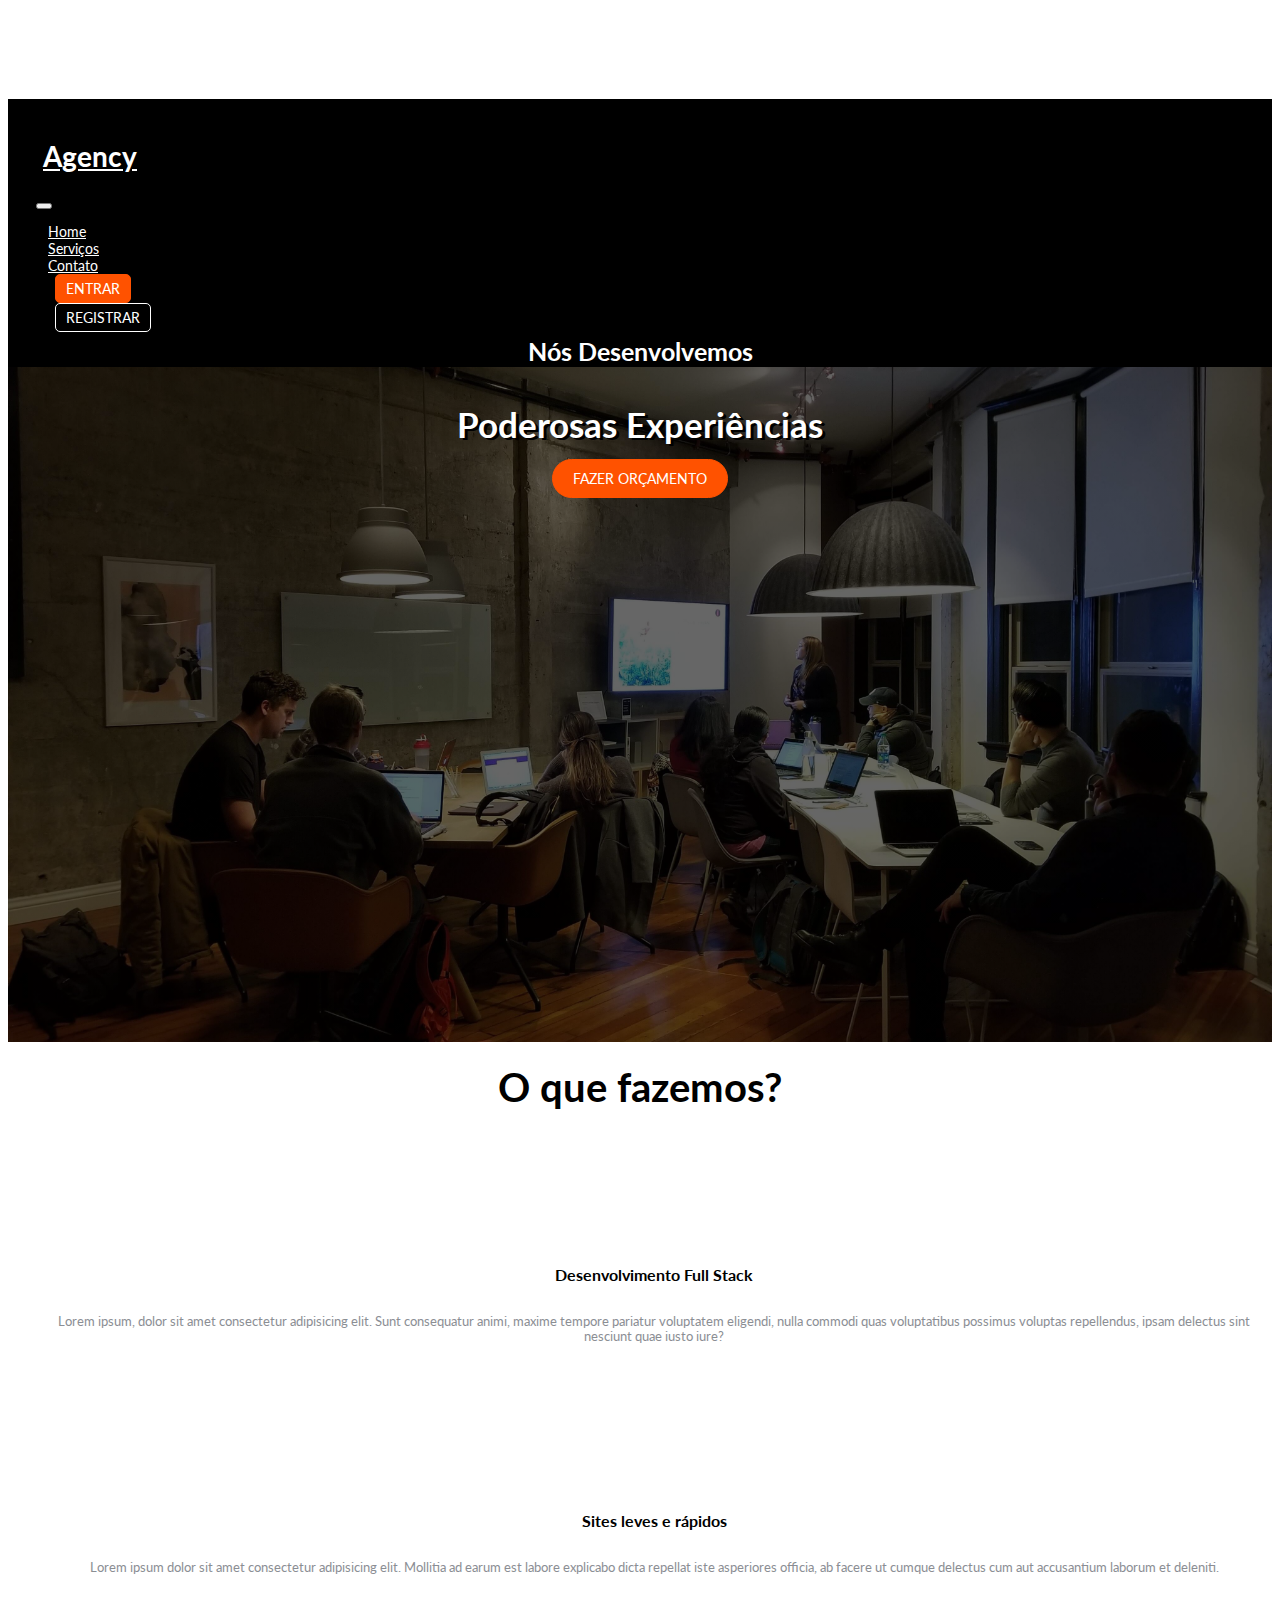
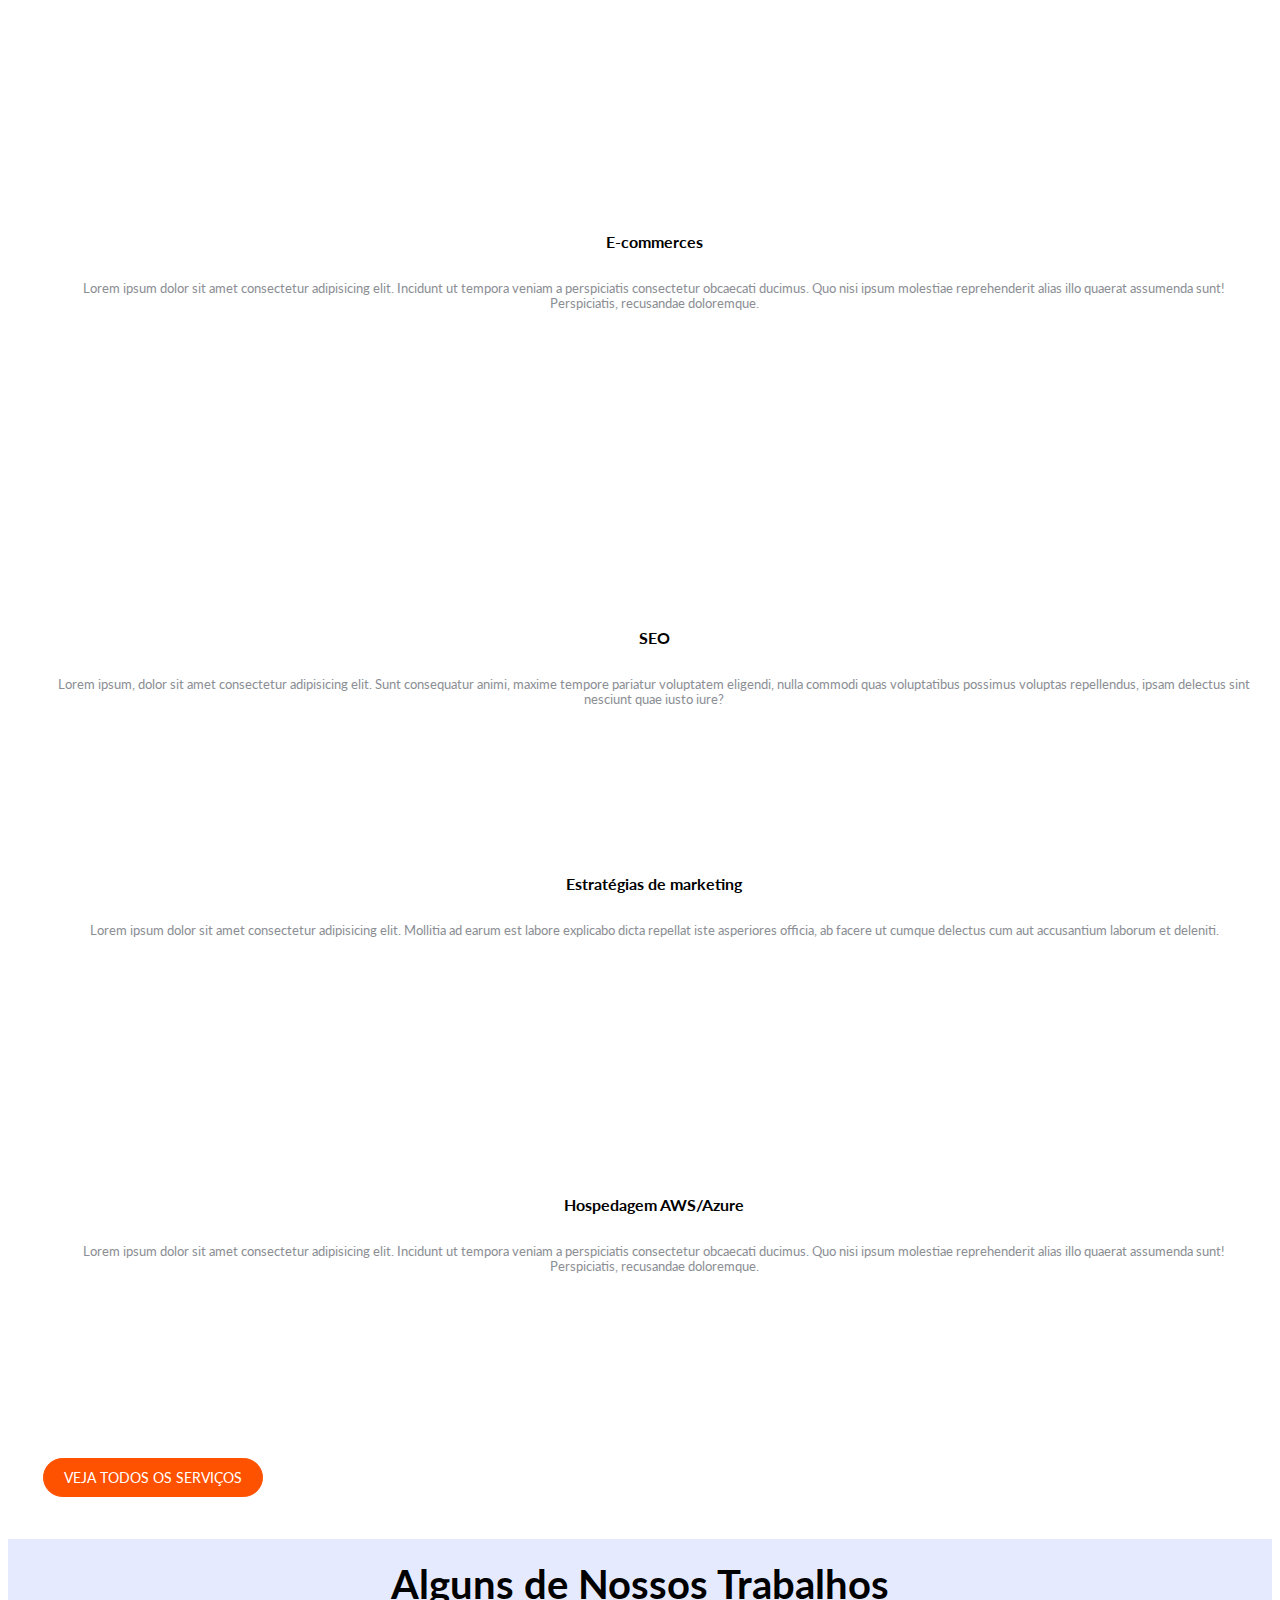
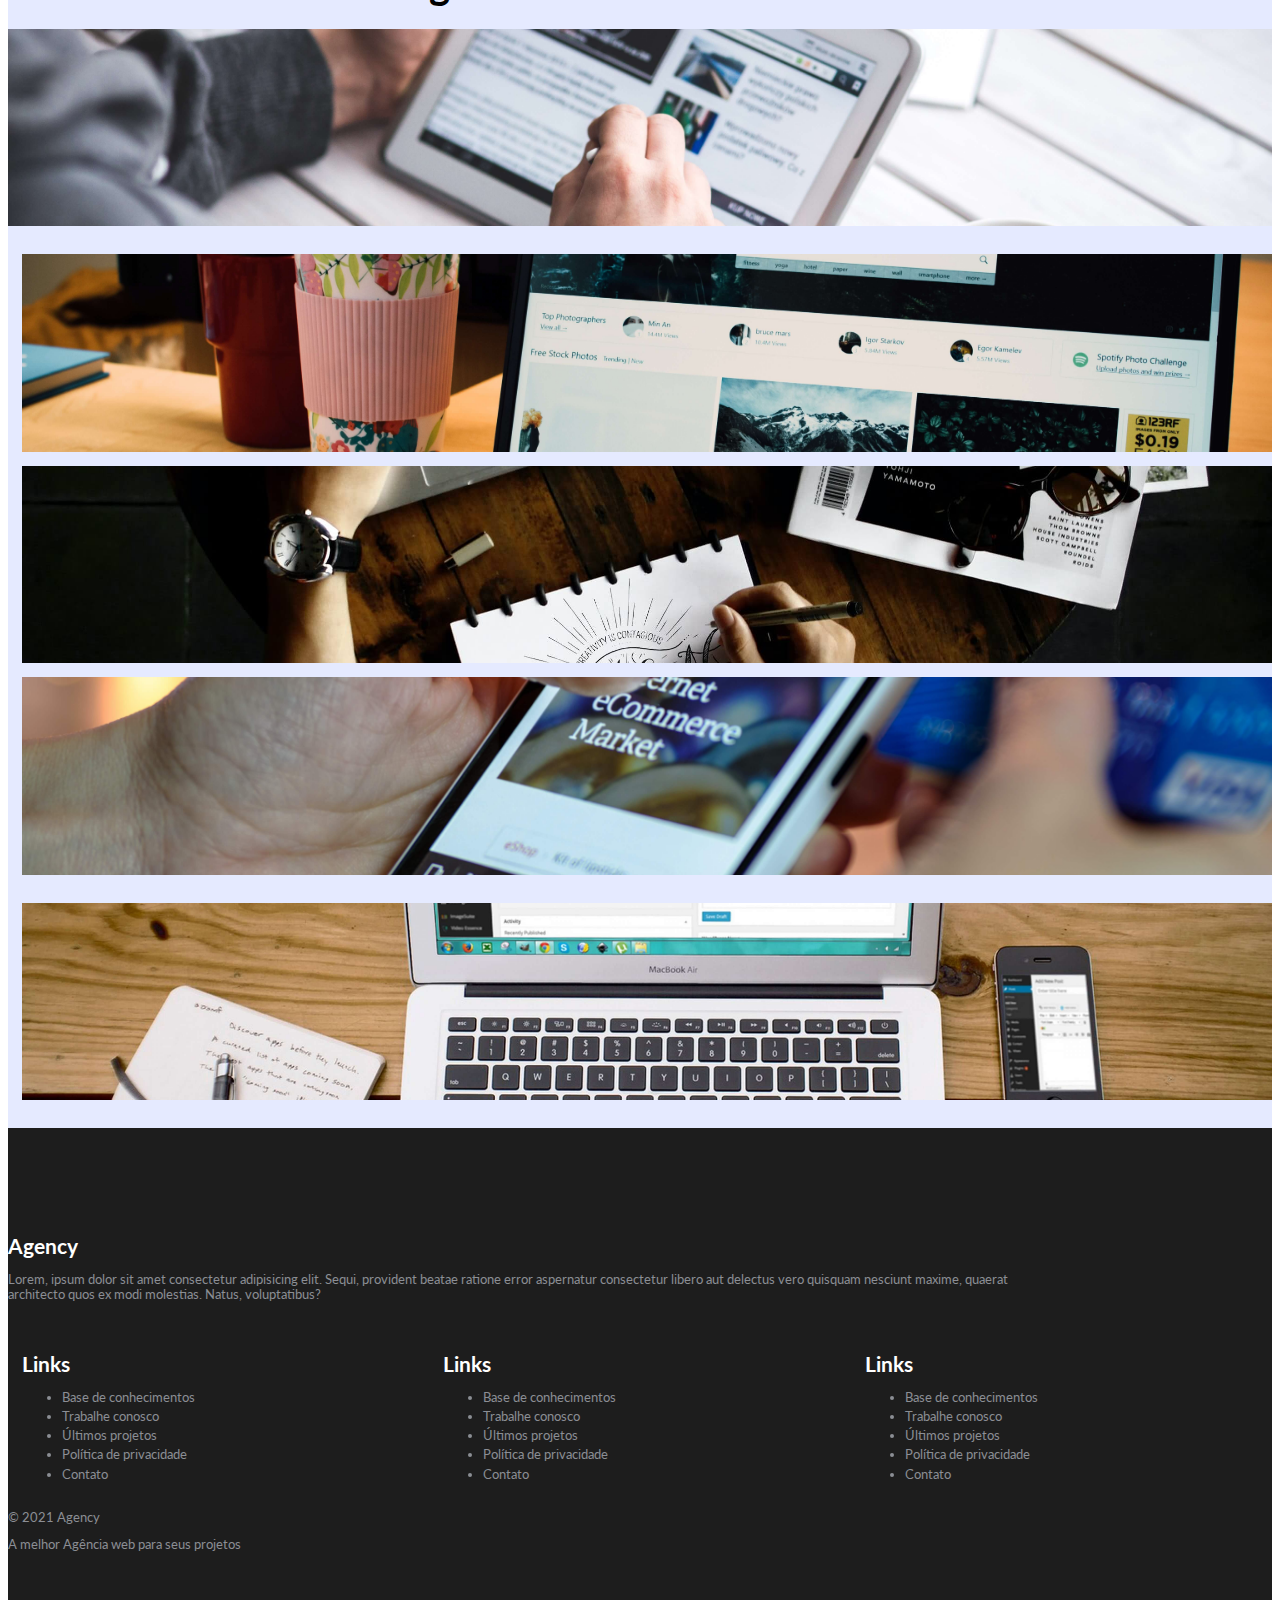
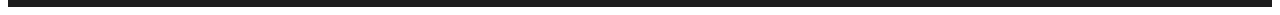
<file: Bootstrap/2 - Agency_Bootstrap/index.html>
<!DOCTYPE html>
<html lang="en">
<head>
  <meta charset="UTF-8">
  <meta http-equiv="X-UA-Compatible" content="IE=edge">
  <meta name="viewport" content="width=device-width, initial-scale=1.0">
  <title>Agency</title>
  <!-- Bootstrap -->
  <link href="https://cdn.jsdelivr.net/npm/bootstrap@5.1.3/dist/css/bootstrap.min.css" rel="stylesheet" integrity="sha384-1BmE4kWBq78iYhFldvKuhfTAU6auU8tT94WrHftjDbrCEXSU1oBoqyl2QvZ6jIW3" crossorigin="anonymous">
  <script src="https://cdn.jsdelivr.net/npm/bootstrap@5.1.3/dist/js/bootstrap.bundle.min.js" integrity="sha384-ka7Sk0Gln4gmtz2MlQnikT1wXgYsOg+OMhuP+IlRH9sENBO0LRn5q+8nbTov4+1p" crossorigin="anonymous" defer></script>
  <!-- Font Awesome -->
  <link rel="stylesheet" href="https://cdnjs.cloudflare.com/ajax/libs/font-awesome/6.0.0-beta3/css/all.min.css" integrity="sha512-Fo3rlrZj/k7ujTnHg4CGR2D7kSs0v4LLanw2qksYuRlEzO+tcaEPQogQ0KaoGN26/zrn20ImR1DfuLWnOo7aBA==" crossorigin="anonymous" referrerpolicy="no-referrer"/>
  <!-- Google fonts -->
  <link rel="preconnect" href="https://fonts.googleapis.com">
  <link rel="preconnect" href="https://fonts.gstatic.com" crossorigin>
  <link href="https://fonts.googleapis.com/css2?family=Lato:ital,wght@0,100;0,300;0,400;0,700;0,900;1,100;1,300;1,400;1,700;1,900&display=swap" rel="stylesheet">
  <!-- Estilos -->
  <link rel="stylesheet" href="css/style.css">  
</head>
<body>
  <header>
    <nav class="navbar navbar-expand-lg fixed-top navbar-dark" id="navtop">
      <a href="" class="navbar-brand"><i class="fas fa-brain"></i> <h1>Agency</h1></a>
      <button 
        type="button"
        data-bs-toggle="collapse"
        class="navbar-toggler"
        data-bs-target="#navitems"
        aria-controls="navitems"
        aria-expanded="false"
      >
        <span class="navbar-toggler-icon"></span>
      </button>
      <div class="collapse navbar-collapse justify-content-end" id="navitems">
        <ul class="navbar-nav">
          <li class="nav-item">
            <a href="#" class="nav-link active" aria-current="page">Home</a>
          </li>
          <li class="nav-item">
            <a href="#" class="nav-link">Serviços</a>
          </li>
          <li class="nav-item">
            <a href="#" class="nav-link">Contato</a>
          </li>
          <li class="nav-item">
            <button class="btn-x">Entrar</button>
          </li>
          <li class="nav-item">
            <button class="btn-x" id="register">Registrar</button>
          </li>
        </ul>
      </div>
    </nav>

    <div class="container-fluid" id="banner-container">
      <div class="banner-img"></div>
      <div class="banner-caption">
        <h2>Nós Desenvolvemos</h2>
        <h1>Poderosas Experiências</h1>
        <button class="btn-x btn-rounded">Fazer Orçamento</button>
      </div>
    </div>
  </header>

  <main>
    <div class="container" id="services-area">
      <div class="col-12">
        <h2 class="title">O que fazemos?</h2>
      </div>
      <div class="row">
        <div class="col-12 col-md-4">
          <div class="card card-body">
            <div class="card-body">
              <i class="fab fa-buffer"></i>
              <h3>Desenvolvimento Full Stack</h3>
              <p>Lorem ipsum, dolor sit amet consectetur adipisicing elit. Sunt consequatur animi, maxime tempore pariatur voluptatem eligendi, nulla commodi quas voluptatibus possimus voluptas repellendus, ipsam delectus sint nesciunt quae iusto iure?</p>
            </div>
          </div>
        </div>
        <div class="col-12 col-md-4">
          <div class="card">
            <div class="card-body">
              <i class="fas fa-bolt"></i>
              <h3>Sites leves e rápidos</h3>
              <p>Lorem ipsum dolor sit amet consectetur adipisicing elit. Mollitia ad earum est labore explicabo dicta repellat iste asperiores officia, ab facere ut cumque delectus cum aut accusantium laborum et deleniti.</p>
            </div>
          </div>
        </div>
        <div class="col-12 col-md-4">
          <div class="card">
            <div class="card-body">
              <i class="fas fa-cart-plus"></i>
              <h3>E-commerces</h3>
              <p>Lorem ipsum dolor sit amet consectetur adipisicing elit. Incidunt ut tempora veniam a perspiciatis consectetur obcaecati ducimus. Quo nisi ipsum molestiae reprehenderit alias illo quaerat assumenda sunt! Perspiciatis, recusandae doloremque.</p>
            </div>
          </div>
        </div>
        <div class="col-12 col-md-4">
          <div class="card card-body">
            <div class="card-body">
              <i class="fas fa-chart-line"></i>
              <h3>SEO</h3>
              <p>Lorem ipsum, dolor sit amet consectetur adipisicing elit. Sunt consequatur animi, maxime tempore pariatur voluptatem eligendi, nulla commodi quas voluptatibus possimus voluptas repellendus, ipsam delectus sint nesciunt quae iusto iure?</p>
            </div>
          </div>
        </div>
        <div class="col-12 col-md-4">
          <div class="card">
            <div class="card-body">
              <i class="fas fa-chess-pawn"></i>
              <h3>Estratégias de marketing</h3>
              <p>Lorem ipsum dolor sit amet consectetur adipisicing elit. Mollitia ad earum est labore explicabo dicta repellat iste asperiores officia, ab facere ut cumque delectus cum aut accusantium laborum et deleniti.</p>
            </div>
          </div>
        </div>
        <div class="col-12 col-md-4">
          <div class="card">
            <div class="card-body">
              <i class="fas fa-cloud"></i>
              <h3>Hospedagem AWS/Azure</h3>
              <p>Lorem ipsum dolor sit amet consectetur adipisicing elit. Incidunt ut tempora veniam a perspiciatis consectetur obcaecati ducimus. Quo nisi ipsum molestiae reprehenderit alias illo quaerat assumenda sunt! Perspiciatis, recusandae doloremque.</p>
            </div>
          </div>
        </div>
        <div class="col-12 text-center">
          <button class="btn-x btn-rounded">Veja todos os serviços</button>
        </div>
      </div>
    </div>

    <div class="container-fluid" id="portfolio-area">
      <div class="col-12">
        <h2 class="title">Alguns de Nossos Trabalhos</h2>
      </div>
      <div class="row justify-content-center justify-content-md-end">
        <div class="col-11 col-md-4 job" id="first-job">
          <div class="card-cover">
            <h1>Projeto 1</h1>
            <p>Lorem ipsum dolor sit amet consectetur adipisicing elit. Obcaecati voluptates, modi itaque dolores aspernatur iusto libero dolorem eveniet voluptas quis vitae facere vero quaerat architecto, aliquam officia! Reiciendis, delectus. Quibusdam.</p>
          </div>
        </div>
        <div class="col-11 col-md-7" id="other-jobs">
          <div class="row">
            <div class="col-12 col-md-5 job" id="job-2">
              <div class="card-cover">
                <h1>Projeto 2</h1>
                <p>Lorem ipsum dolor sit amet consectetur adipisicing elit. Obcaecati voluptates, modi itaque dolores aspernatur iusto libero dolorem eveniet voluptas quis vitae facere vero quaerat architecto, aliquam officia! Reiciendis, delectus. Quibusdam.</p>
              </div>
            </div>
            <div class="col-12 col-md-5 job" id="job-3">
              <div class="card-cover">
                <h1>Projeto 3</h1>
                <p>Lorem ipsum dolor sit amet consectetur adipisicing elit. Obcaecati voluptates, modi itaque dolores aspernatur iusto libero dolorem eveniet voluptas quis vitae facere vero quaerat architecto, aliquam officia! Reiciendis, delectus. Quibusdam.</p>
              </div>
            </div>
            <div class="col-12 col-md-5 job" id="job-4">
              <div class="card-cover">
                <h1>Projeto 4</h1>
                <p>Lorem ipsum dolor sit amet consectetur adipisicing elit. Obcaecati voluptates, modi itaque dolores aspernatur iusto libero dolorem eveniet voluptas quis vitae facere vero quaerat architecto, aliquam officia! Reiciendis, delectus. Quibusdam.</p>
              </div>
            </div>
            <div class="col-12 col-md-5 job" id="job-5">
              <div class="card-cover">
                <h1>Projeto 5</h1>
                <p>Lorem ipsum dolor sit amet consectetur adipisicing elit. Obcaecati voluptates, modi itaque dolores aspernatur iusto libero dolorem eveniet voluptas quis vitae facere vero quaerat architecto, aliquam officia! Reiciendis, delectus. Quibusdam.</p>
              </div>
            </div>
          </div>
        </div>
      </div>
    </div>
  </main>

  <footer>
    <div class="container-fluid" id="footer-container">
      <div class="container">
        <div class="row">
          <div class="col-12 col-md-4" id="footer-about">
            <h6>Agency</h6>
            <p>Lorem, ipsum dolor sit amet consectetur adipisicing elit. Sequi, provident beatae ratione error aspernatur consectetur libero aut delectus vero quisquam nesciunt maxime, quaerat architecto quos ex modi molestias. Natus, voluptatibus?</p>
          </div>
          <div class="col-12 col-md-6" id="footer-links-container">
            <div class="link-container">
              <h6>Links</h6>
              <ul class="list-unstyled">
                <li><a href="#">Base de conhecimentos</a></li>
                <li><a href="#">Trabalhe conosco</a></li>
                <li><a href="#">Últimos projetos</a></li>
                <li><a href="#">Política de privacidade</a></li>
                <li><a href="#">Contato</a></li>
              </ul>
            </div>
            <div class="link-container">
              <h6>Links</h6>
              <ul class="list-unstyled">
                <li><a href="#">Base de conhecimentos</a></li>
                <li><a href="#">Trabalhe conosco</a></li>
                <li><a href="#">Últimos projetos</a></li>
                <li><a href="#">Política de privacidade</a></li>
                <li><a href="#">Contato</a></li>
              </ul>
            </div>
            <div class="link-container">
              <h6>Links</h6>
              <ul class="list-unstyled">
                <li><a href="#">Base de conhecimentos</a></li>
                <li><a href="#">Trabalhe conosco</a></li>
                <li><a href="#">Últimos projetos</a></li>
                <li><a href="#">Política de privacidade</a></li>
                <li><a href="#">Contato</a></li>
              </ul>
            </div>
          </div>
          <div class="col-12 col-md-10" id="copy-container">
            <p>&copy; 2021 Agency</p>
            <p>A melhor Agência web para seus projetos</p>
          </div>
        </div>
      </div>
    </div>
  </footer>
  
</body>
</html>
</file>
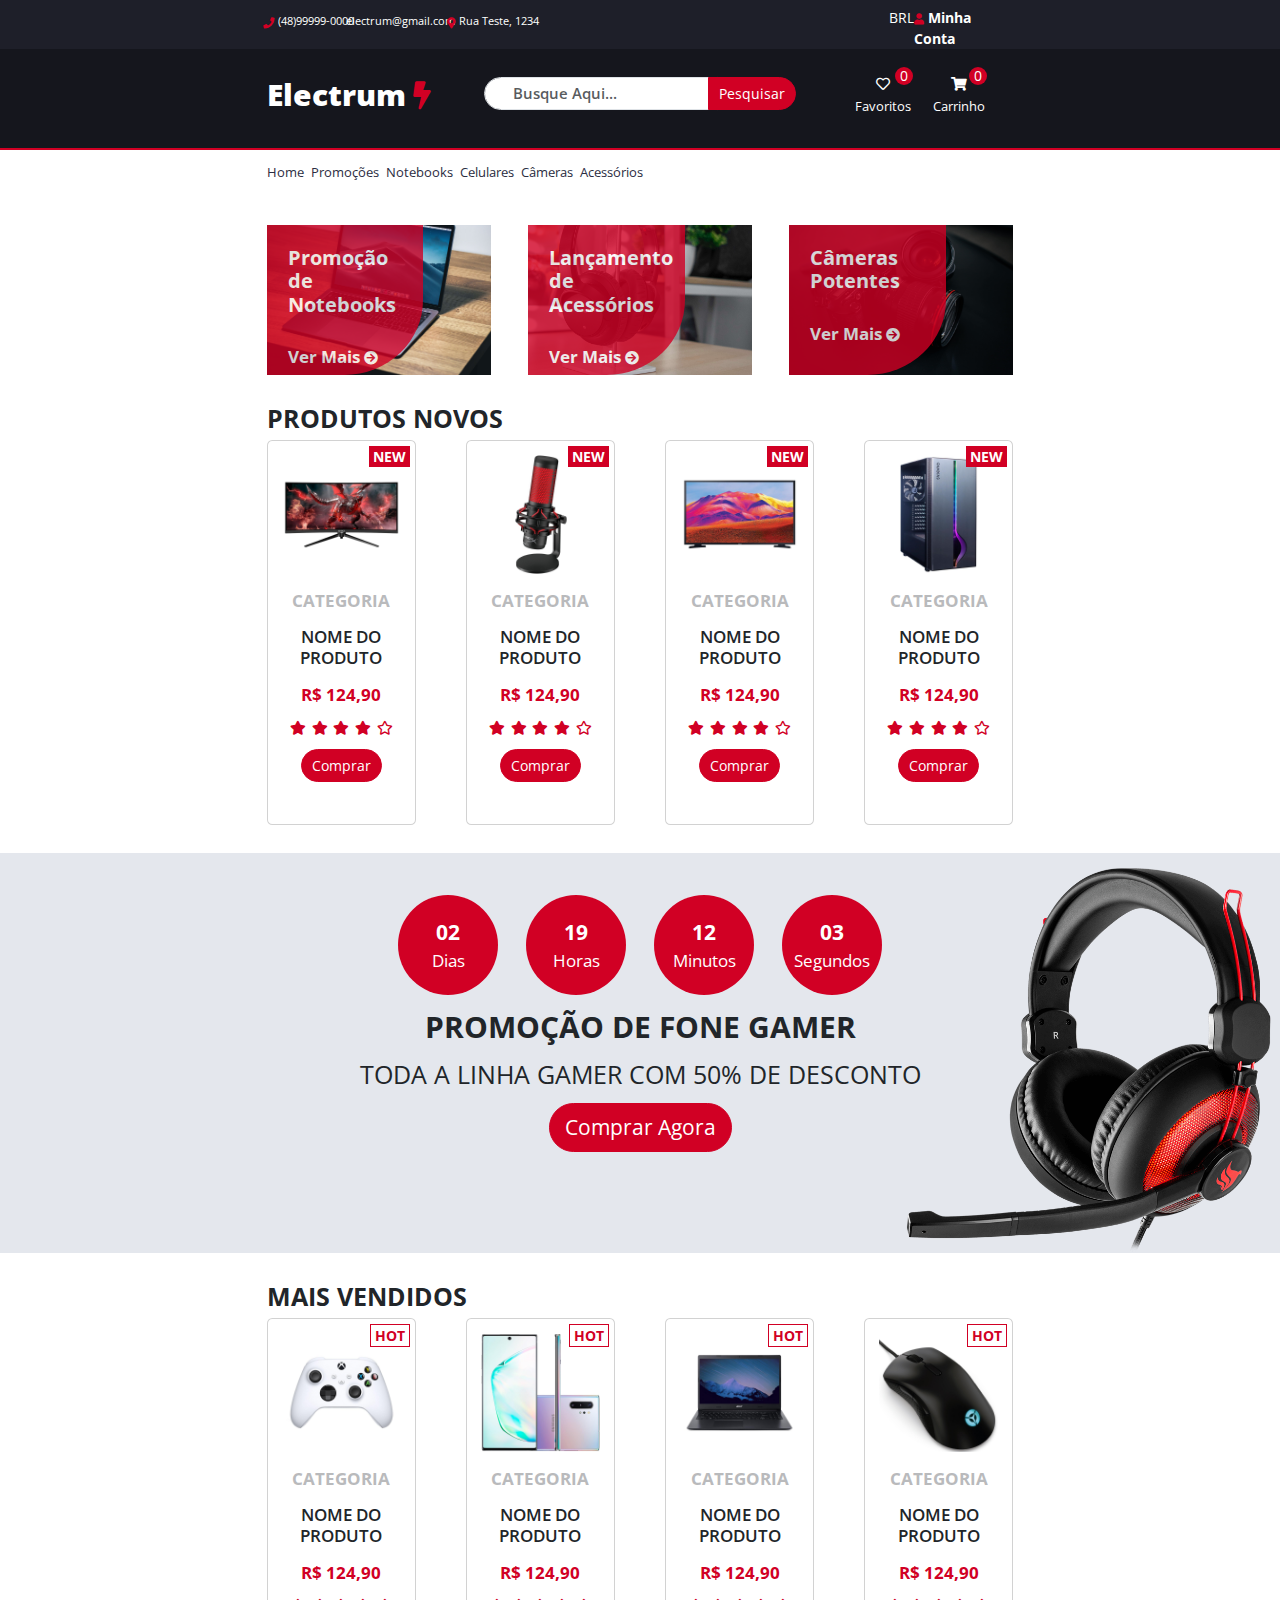
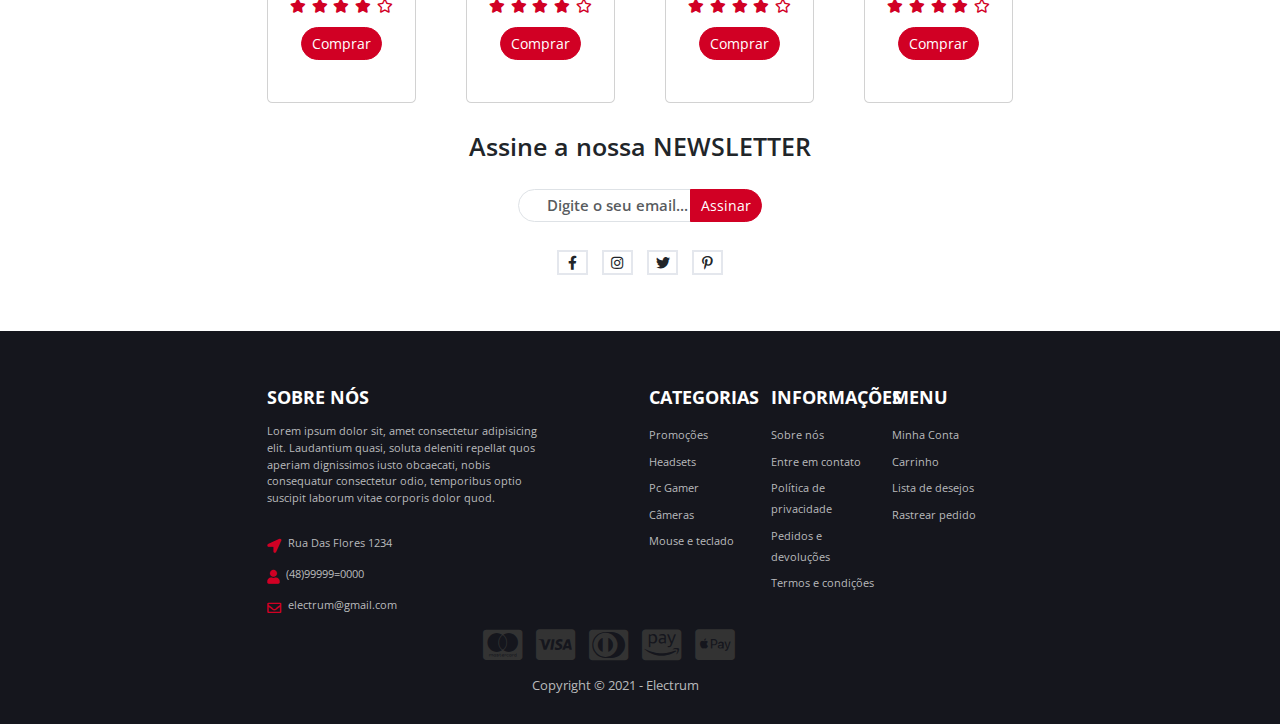
<file: Bootstrap/4 - Electrum_Bootstrap/index.html>
<!DOCTYPE html>
<html lang="en">
<head>
  <meta charset="UTF-8">
  <meta http-equiv="X-UA-Compatible" content="IE=edge">
  <meta name="viewport" content="width=device-width, initial-scale=1.0">
  <title>Electrum E-commerce</title>
  <!-- Estilos -->
  <link rel="stylesheet" href="css/style.css">
</head>
<body>
  <header>

    <div class="container-fluid" id="header-top-container">
      <section class="container d-none d-md-block col-7" id="header-top">
          <div class="row justify-content-between align-items-center">
            <div class="col-6">
              <div class="row justify-content-start">
                <div class="col-3">
                  <i class="fas fa-phone"></i>
                  <p>(48)99999-0000</p>
                </div>
                <div class="col-3">
                  <p>electrum@gmail.com</p>
                </div>
                <div class="col-3">
                  <i class="fas fa-map-marker-alt"></i>
                  <p>Rua Teste, 1234</p>
                </div>
              </div>
            </div>
            <div class="col-2">
              <span>BRL</span>
              <span><i class="fas fa-user"></i>Minha Conta</span>
            </div>
          </div>
        </section>
      </div>

    <div class="container-fluid" id="header-center-container">
      <section class="container col-12 col-md-7" id="header-center">
          <div class="row justify-content-center justify-content-md-between">
            <div class="col-12 col-md-3">
              <h1 id="site-title">Electrum<i class="fas fa-bolt"></i></h1>
            </div>
            <div class="col-12 col-md-5">
              <form class="form-rounded">
                <input type="text" class="form-control" placeholder="Busque Aqui...">
                <button type="submit" class="btn-x btn-f">Pesquisar</button>
              </form>
            </div>
            <div class="col-12 col-md-3" id="icon-container">
              <div class="icon-unity">
                <i class="far fa-heart"></i>
                <a href="#">Favoritos</a>
                <span>0</span>
              </div>
              <div class="icon-unity">
                <i class="fas fa-shopping-cart"></i>
                <a href="#">Carrinho</a>
                <span>0</span>
              </div>
            </div>
          </div>
      </section>
    </div>

    <div class="container-fluid" id="header-bottom-container">
      <section class="container d-none d-md-block col-7" id="header-bottom">
        <div class="row">
          <div class="hb-link">
            <a href="#">Home</a>
          </div>
          <div class="hb-link">
            <a href="#">Promoções</a>
          </div>
          <div class="hb-link">
            <a href="#">Notebooks</a>
          </div>
          <div class="hb-link">
            <a href="#">Celulares</a>
          </div>
          <div class="hb-link">
            <a href="#">Câmeras</a>
          </div>
          <div class="hb-link">
            <a href="#">Acessórios</a>
          </div>
        </div>
      </section>
    </div>

  </header>

  <main>
    <section class="container col-12 col-md-7" id="banners-container">
      <div class="row justify-content-between">
        <div class="col-12 col-md-3 banner" id="banner-1">
          <div class="banner-cover">
            <h2>Promoção de Notebooks</h2>
            <a href="#">Ver Mais <i class="fas fa-arrow-circle-right"></i></a>
          </div>
        </div>
        <div class="col-12 col-md-3 banner" id="banner-2">
          <div class="banner-cover">
            <h2>Lançamento de Acessórios</h2>
            <a href="#">Ver Mais <i class="fas fa-arrow-circle-right"></i></a>
          </div>
        </div>
        <div class="col-12 col-md-3 banner" id="banner-3">
          <div class="banner-cover">
            <h2>Câmeras Potentes</h2>
            <a href="#">Ver Mais <i class="fas fa-arrow-circle-right"></i></a>
          </div>
        </div>
      </div>
    </section>

    <section class="container pgrid col-12 col-md-7">
      <div class="col-12">
        <h3>Produtos Novos</h3>
      </div>
      <div class="row justify-content-between">
        <div class="col-11 col-md-2 card">
          <img src="./img/prod-1.jpg" alt="" class="card-img-top w-100 img-fluid">
          <span class="label new">New</span>          
          <div class="card-body">
            <span class="p-category">Categoria</span>
            <h4 class="p-title">Nome do produto</h4>
            <span class="p-price">R$ 124,90</span>
            <div class="rating-box">
              <i class="fas fa-star"></i>
              <i class="fas fa-star"></i>
              <i class="fas fa-star"></i>
              <i class="fas fa-star"></i>
              <i class="far fa-star"></i>
            </div>
            <button class="btn-x">Comprar</button>

          </div>
        </div>
        <div class="col-11 col-md-2 card">
          <img src="./img/prod-2.jpg" alt="" class="card-img-top w-100 img-fluid">
          <span class="label new">New</span>          
          <div class="card-body">
            <span class="p-category">Categoria</span>
            <h4 class="p-title">Nome do produto</h4>
            <span class="p-price">R$ 124,90</span>
            <div class="rating-box">
              <i class="fas fa-star"></i>
              <i class="fas fa-star"></i>
              <i class="fas fa-star"></i>
              <i class="fas fa-star"></i>
              <i class="far fa-star"></i>
            </div>
            <button class="btn-x">Comprar</button>

          </div>
        </div>
        <div class="col-11 col-md-2 card">
          <img src="./img/prod-3.jpg" alt="" class="card-img-top w-100 img-fluid">
          <span class="label new">New</span>          
          <div class="card-body">
            <span class="p-category">Categoria</span>
            <h4 class="p-title">Nome do produto</h4>
            <span class="p-price">R$ 124,90</span>
            <div class="rating-box">
              <i class="fas fa-star"></i>
              <i class="fas fa-star"></i>
              <i class="fas fa-star"></i>
              <i class="fas fa-star"></i>
              <i class="far fa-star"></i>
            </div>
            <button class="btn-x">Comprar</button>

          </div>
        </div>
        <div class="col-11 col-md-2 card">
          <img src="./img/prod-4.jpg" alt="" class="card-img-top w-100 img-fluid">
          <span class="label new">New</span>          
          <div class="card-body">
            <span class="p-category">Categoria</span>
            <h4 class="p-title">Nome do produto</h4>
            <span class="p-price">R$ 124,90</span>
            <div class="rating-box">
              <i class="fas fa-star"></i>
              <i class="fas fa-star"></i>
              <i class="fas fa-star"></i>
              <i class="fas fa-star"></i>
              <i class="far fa-star"></i>
            </div>
            <button class="btn-x">Comprar</button>

          </div>

        </div>
      </div>
    </section>

    <section class="container-fluid" id="deal-headset">
      <div class="container" id="deal-container">
        <div class="row justify-content-center time-container">
          <div class="col-5 col-md-3">
            <div class="time-ball">
              <span class="time-unity" id="days">02</span>
              <span class="time-label">Dias</span>
            </div>
          </div>
          <div class="col-5 col-md-3">
            <div class="time-ball">
              <span class="time-unity" id="hours">19</span>
              <span class="time-label">Horas</span>
            </div>
          </div>
          <div class="col-5 col-md-3">
            <div class="time-ball">
              <span class="time-unity" id="mins">12</span>
              <span class="time-label">Minutos</span>
            </div>
          </div>
          <div class="col-5 col-md-3">
            <div class="time-ball">
              <span class="time-unity" id="seconds">03</span>
              <span class="time-label">Segundos</span>
            </div>
          </div>
        </div>
          <h1>Promoção de fone gamer</h1>
          <h2>Toda a linha gamer com 50% de desconto</h2>
          <button class="btn-x btn-deal">Comprar Agora</button>
      </div>
    </section>

    <section class="container pgrid col-12 col-md-7">
      <div class="col-12">
        <h3>Mais Vendidos</h3>
      </div>
      <div class="row justify-content-between">
        <div class="col-11 col-md-2 card">
          <img src="./img/prod-5.jpg" alt="" class="card-img-top w-100 img-fluid">
          <span class="label hot">Hot</span>          
          <div class="card-body">
            <span class="p-category">Categoria</span>
            <h4 class="p-title">Nome do produto</h4>
            <span class="p-price">R$ 124,90</span>
            <div class="rating-box">
              <i class="fas fa-star"></i>
              <i class="fas fa-star"></i>
              <i class="fas fa-star"></i>
              <i class="fas fa-star"></i>
              <i class="far fa-star"></i>
            </div>
            <button class="btn-x">Comprar</button>

          </div>
        </div>
        <div class="col-11 col-md-2 card">
          <img src="./img/prod-6.jpg" alt="" class="card-img-top w-100 img-fluid">
          <span class="label hot">Hot</span>          
          <div class="card-body">
            <span class="p-category">Categoria</span>
            <h4 class="p-title">Nome do produto</h4>
            <span class="p-price">R$ 124,90</span>
            <div class="rating-box">
              <i class="fas fa-star"></i>
              <i class="fas fa-star"></i>
              <i class="fas fa-star"></i>
              <i class="fas fa-star"></i>
              <i class="far fa-star"></i>
            </div>             
            <button class="btn-x">Comprar</button>

          </div>
        </div>
        <div class="col-11 col-md-2 card">
          <img src="./img/prod-7.jpg" alt="" class="card-img-top w-100 img-fluid">
          <span class="label hot">Hot</span>          
          <div class="card-body">
            <span class="p-category">Categoria</span>
            <h4 class="p-title">Nome do produto</h4>
            <span class="p-price">R$ 124,90</span>
            <div class="rating-box">
              <i class="fas fa-star"></i>
              <i class="fas fa-star"></i>
              <i class="fas fa-star"></i>
              <i class="fas fa-star"></i>
              <i class="far fa-star"></i>
            </div>             
            <button class="btn-x">Comprar</button>

          </div>
        </div>
        <div class="col-11 col-md-2 card">
          <img src="./img/prod-8.jpg" alt="" class="card-img-top w-100 img-fluid">
          <span class="label hot">Hot</span>          
          <div class="card-body">
            <span class="p-category">Categoria</span>
            <h4 class="p-title">Nome do produto</h4>
            <span class="p-price">R$ 124,90</span>
            <div class="rating-box">
              <i class="fas fa-star"></i>
              <i class="fas fa-star"></i>
              <i class="fas fa-star"></i>
              <i class="fas fa-star"></i>
              <i class="far fa-star"></i>
            </div>               
            <button class="btn-x">Comprar</button>

          </div>

        </div>
      </div>
    </section>

    <section class="container col-12 col-md-7" id="newsletter-section">
      <div class="row justify-content-center">
        <div class="col-11 col-md-6">
          <h5>Assine a nossa <span>newsletter</span></h5>
          <form class="form-rounded">
            <input type="email" name="" id="" class="form-control" placeholder="Digite o seu email...">
            <button type="submit" class="btn-x btn-f">Assinar</button>
          </form>
          <div class="row icon-container justify-content-center">
              <div class="col-1">
                <i class="news-media fab fa-facebook-f"></i>
              </div>
              <div class="col-1">
                <i class="news-media fab fa-instagram"></i>
              </div>
              <div class="col-1">
                <i class="news-media fab fa-twitter"></i>
              </div>
              <div class="col-1">
                <i class="news-media fab fa-pinterest-p"></i>
              </div>
            </div>
          </div>
        </div>
      </div>
    </section>
  </main>

  <footer>
    <div class="container-fluid" id="footer-container">
      <div class="container col-12 col-md-7" id="footer-container-content">
        <div class="row justify-content-center justify-content-md-between">
          <div class="col-12 col-md-5" id="footer-about">
            <h6>Sobre Nós</h6>
            <p>Lorem ipsum dolor sit, amet consectetur adipisicing elit. Laudantium quasi, soluta deleniti repellat quos aperiam dignissimos iusto obcaecati, nobis consequatur consectetur odio, temporibus optio suscipit laborum vitae corporis dolor quod.</p>
            <div class="contact-container">
              <div class="contact-link">
                <i class="fas fa-location-arrow"></i>
                <p>Rua Das Flores 1234</p>
              </div>
              <div class="contact-link">
                <i class="fas fa-user"></i>
                <p>(48)99999=0000</p>
              </div>
              <div class="contact-link">
                <i class="far fa-envelope"></i>
                <p>electrum@gmail.com</p>
              </div>
            </div>
          </div>
          <div class="row col-12 col-md-6 justify-content-evenly" id="links-section">
            <div class="col-12 col-md-3 link-container">
              <h6>Categorias</h6>
              <ul class="list-unstyled">
                <li><a href="#">Promoções</a></li>
                <li><a href="#">Headsets</a></li>
                <li><a href="#">Pc Gamer</a></li>
                <li><a href="#">Câmeras</a></li>
                <li><a href="#">Mouse e teclado</a></li>
              </ul>
            </div>
            <div class="col-12 col-md-3 link-container">
              <h6>Informações</h6>
              <ul class="list-unstyled">
                <li><a href="#">Sobre nós</a></li>
                <li><a href="#">Entre em contato</a></li>
                <li><a href="#">Política de privacidade</a></li>
                <li><a href="#">Pedidos e devoluções</a></li>
                <li><a href="#">Termos e condições</a></li>
              </ul>
            </div>
            <div class="col-12 col-md-3 link-container">
              <h6>Menu</h6>
              <ul class="list-unstyled">
                <li><a href="#">Minha Conta</a></li>
                <li><a href="#">Carrinho</a></li>
                <li><a href="#">Lista de desejos</a></li>
                <li><a href="#">Rastrear pedido</a></li>
              </ul>
            </div>
          </div>
          <div class="col-11" id="footer-payments">
            <a href="#"><i class="fab fa-cc-mastercard"></i></a>
            <a href="#"><i class="fab fa-cc-visa"></i></a>
            <a href="#"><i class="fab fa-cc-diners-club"></i></a>
            <a href="#"><i class="fab fa-cc-amazon-pay"></i></a>
            <a href="#"><i class="fab fa-cc-apple-pay"></i></a>
          </div>

          <div class="col-11" id="footer-copy">
            <p>Copyright &copy; 2021 - Electrum</p>
          </div>
        </div>
      </div>
    </div>
  </footer>
</html>
</file>
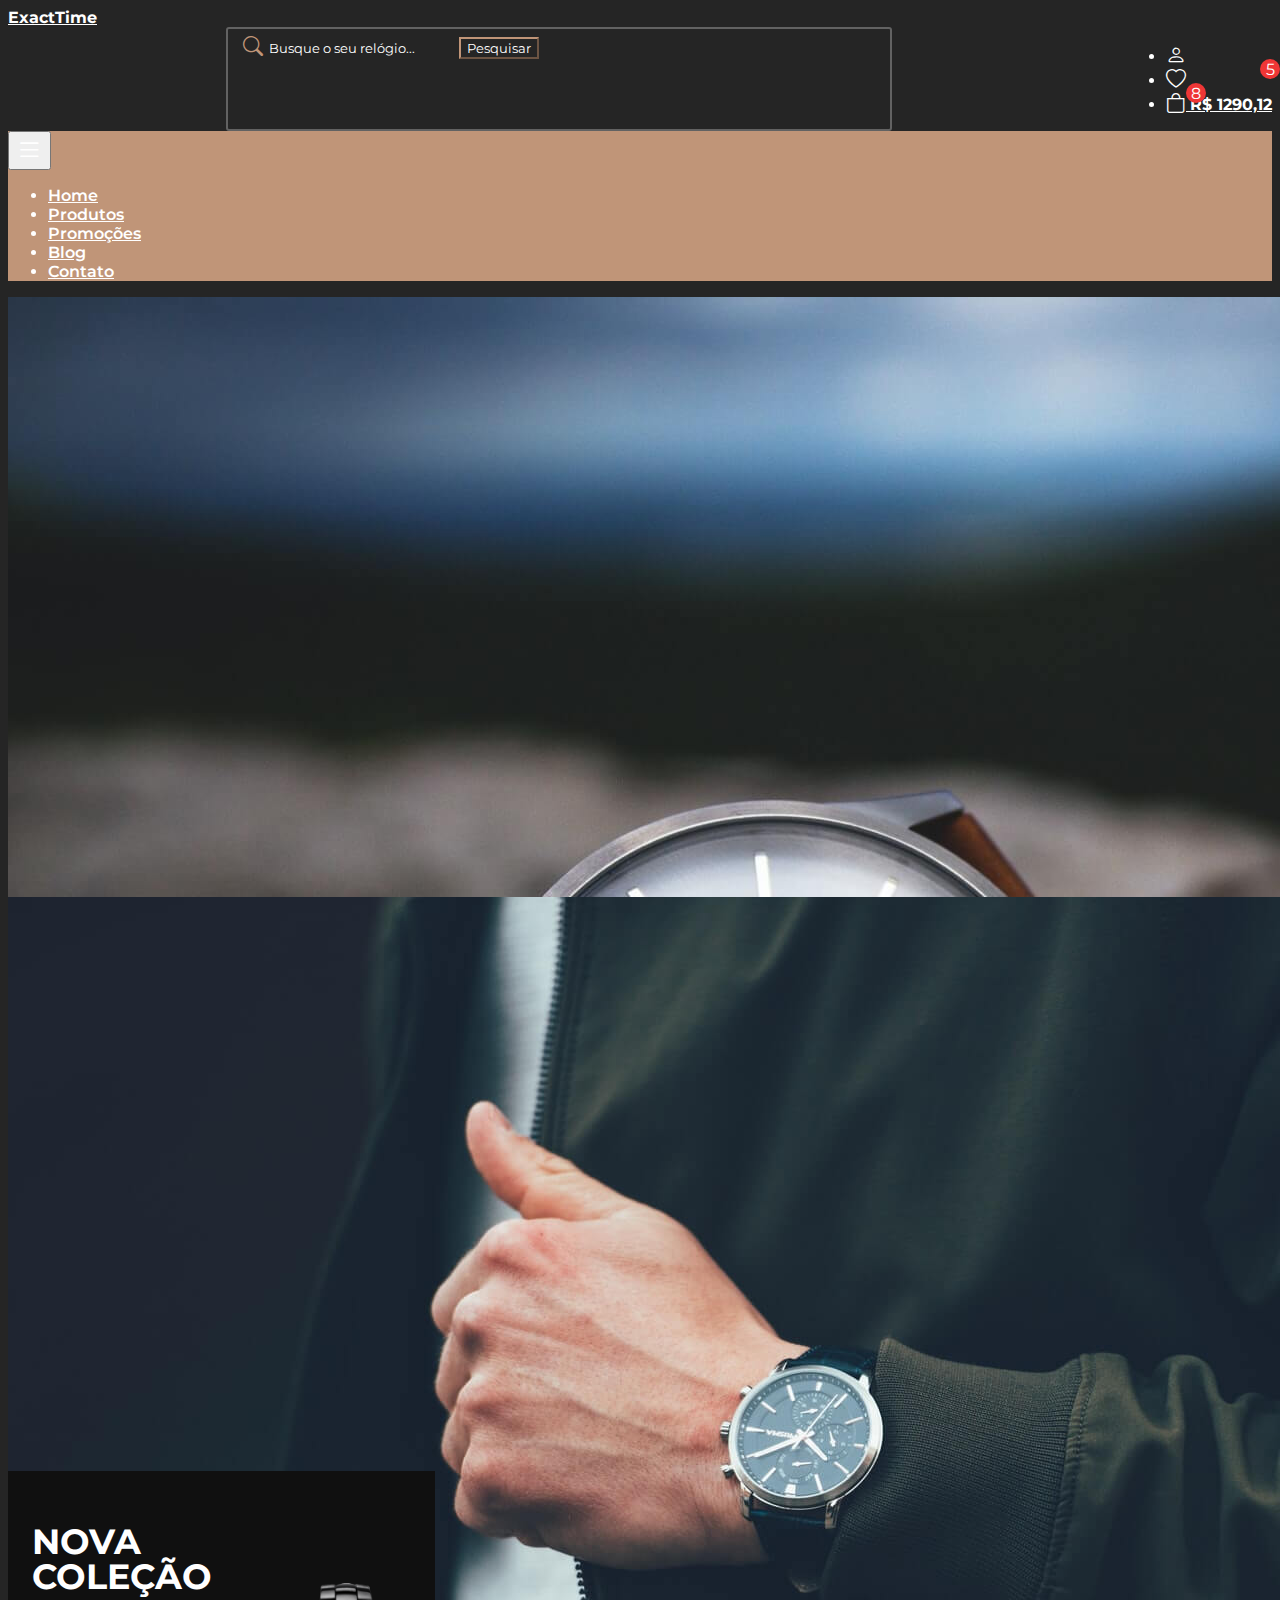
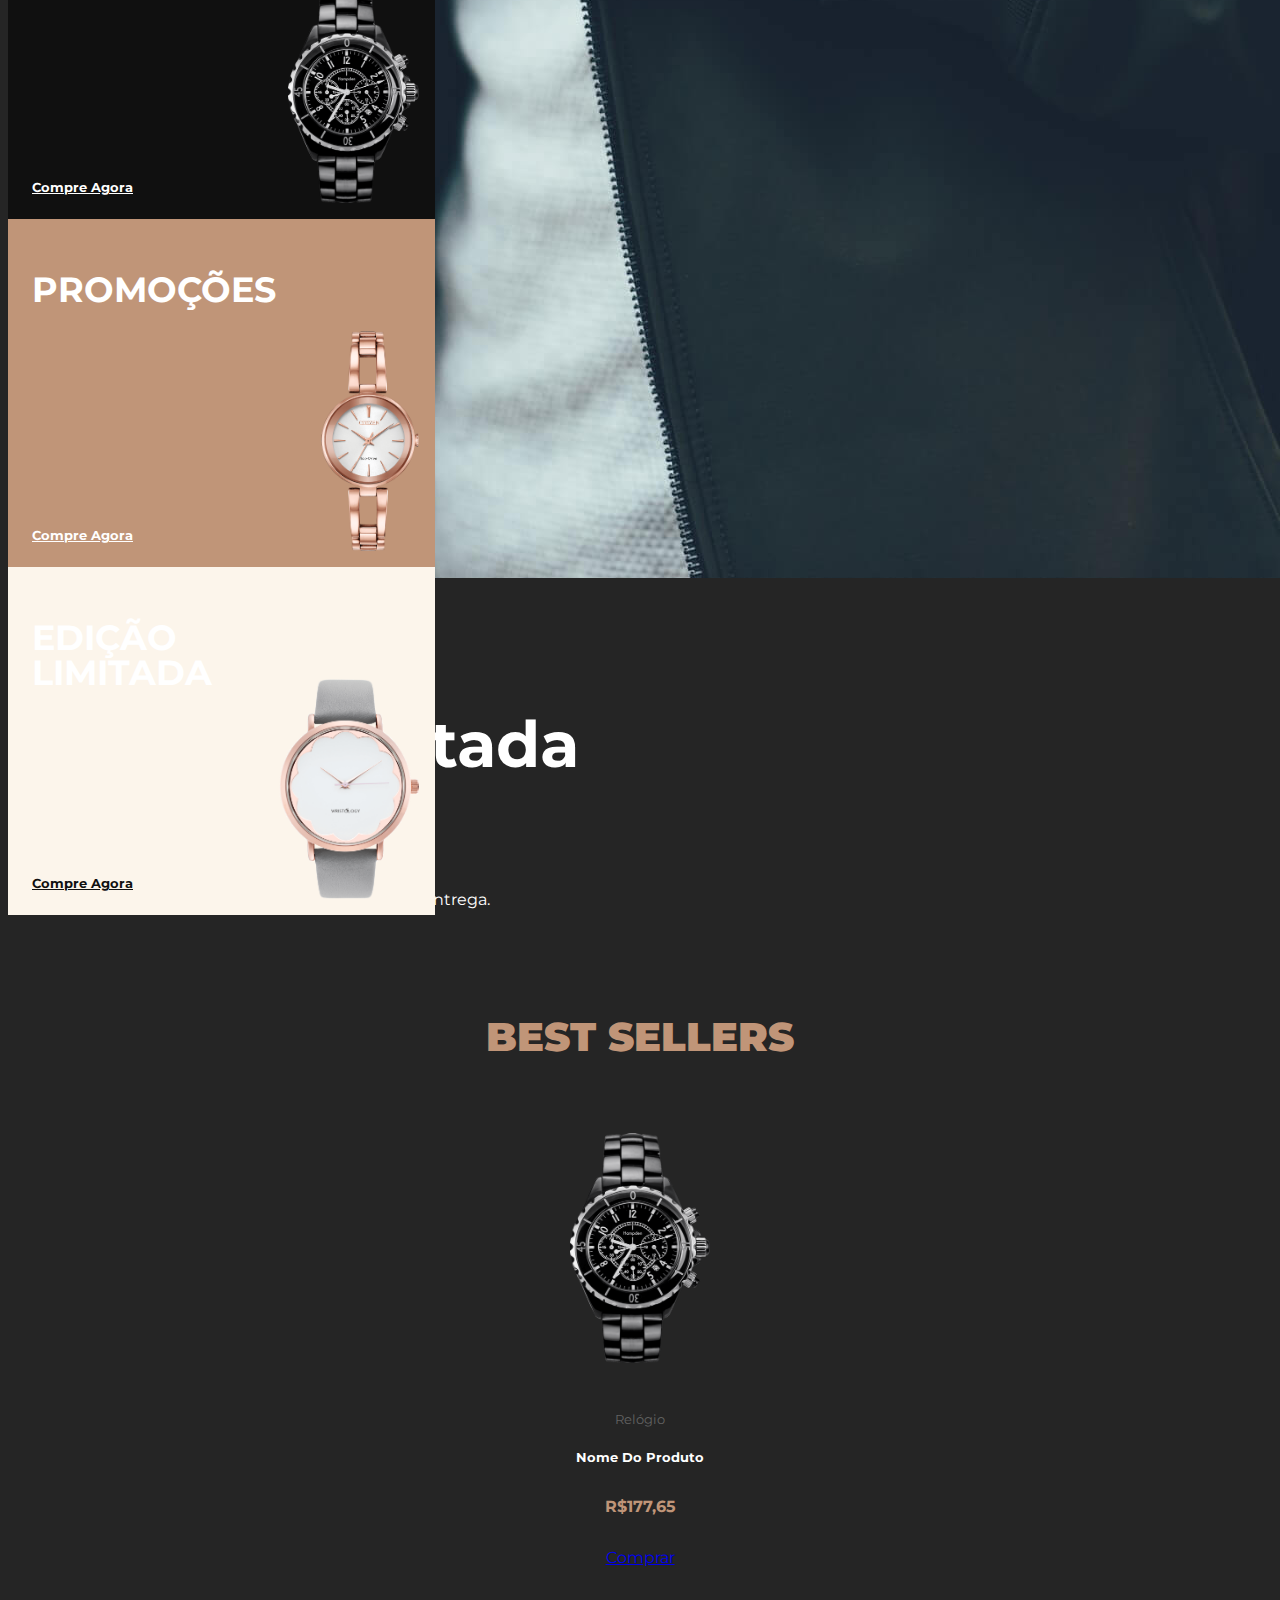
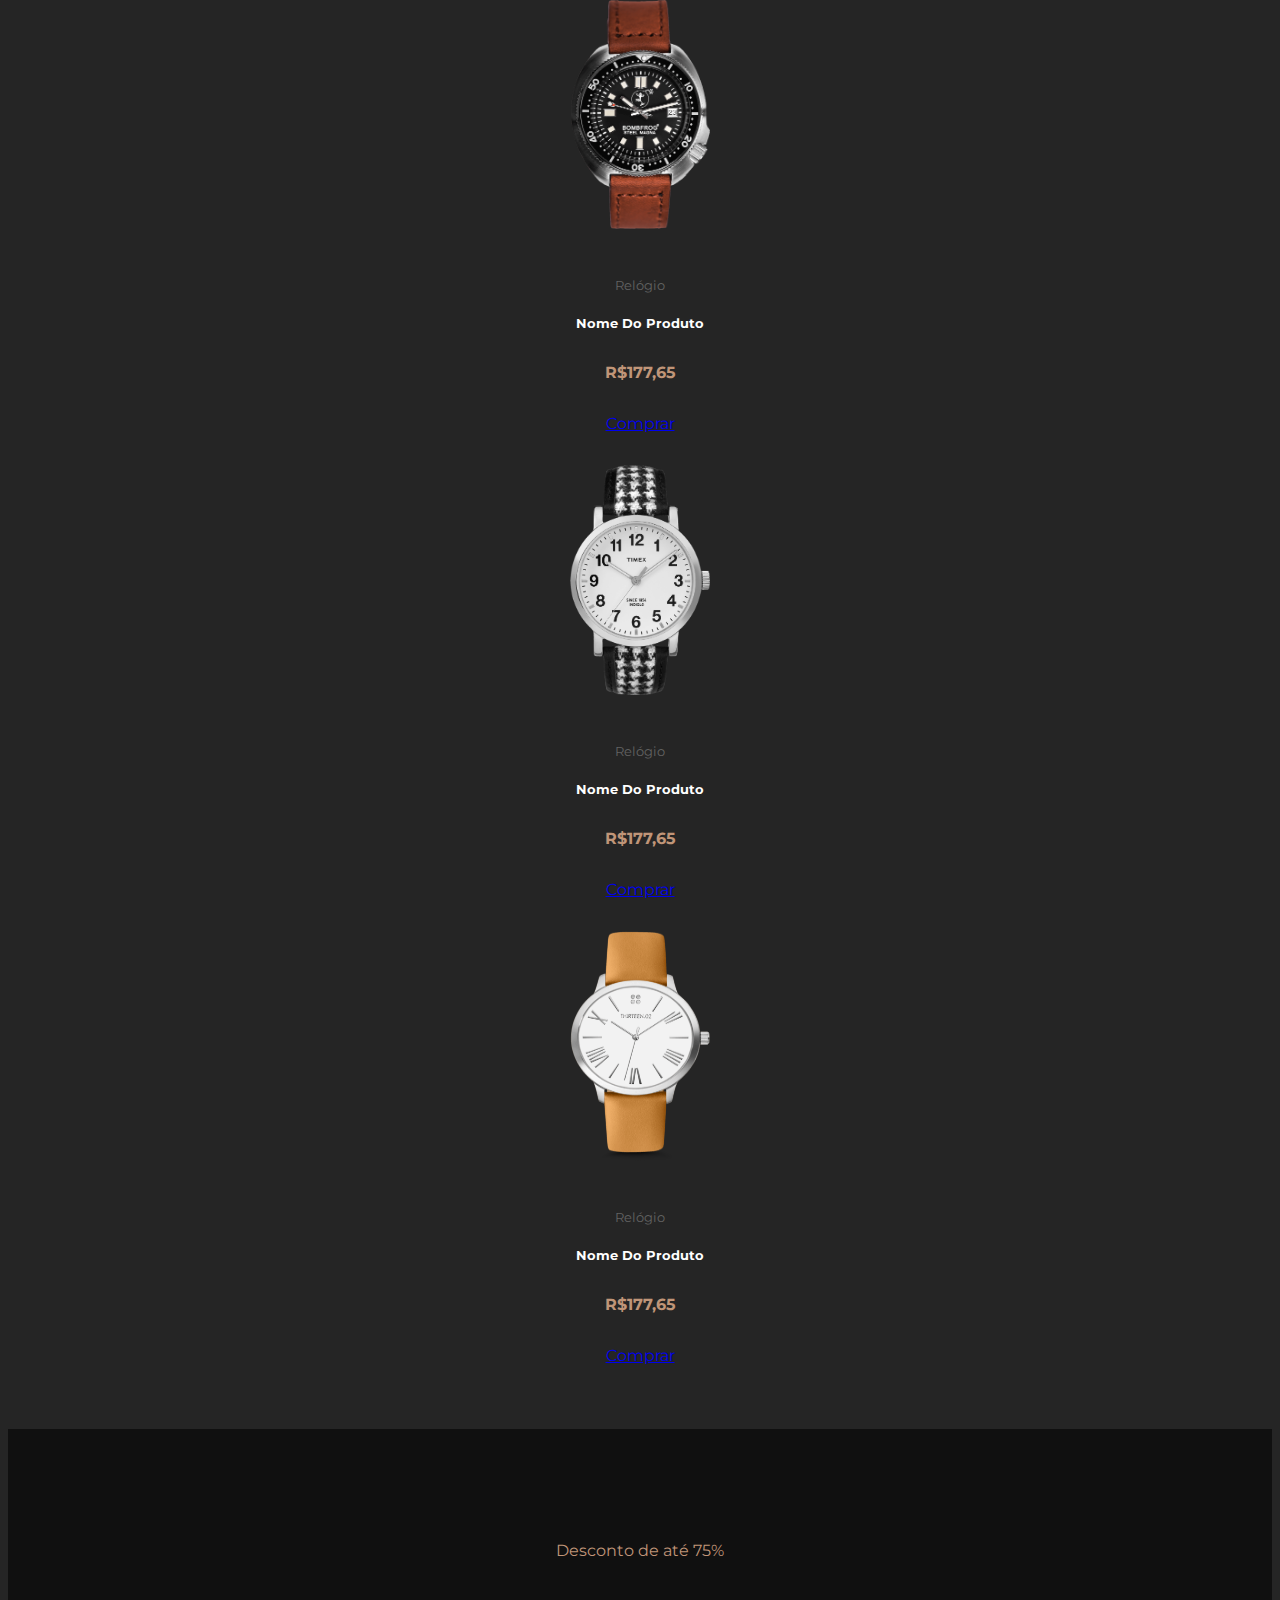
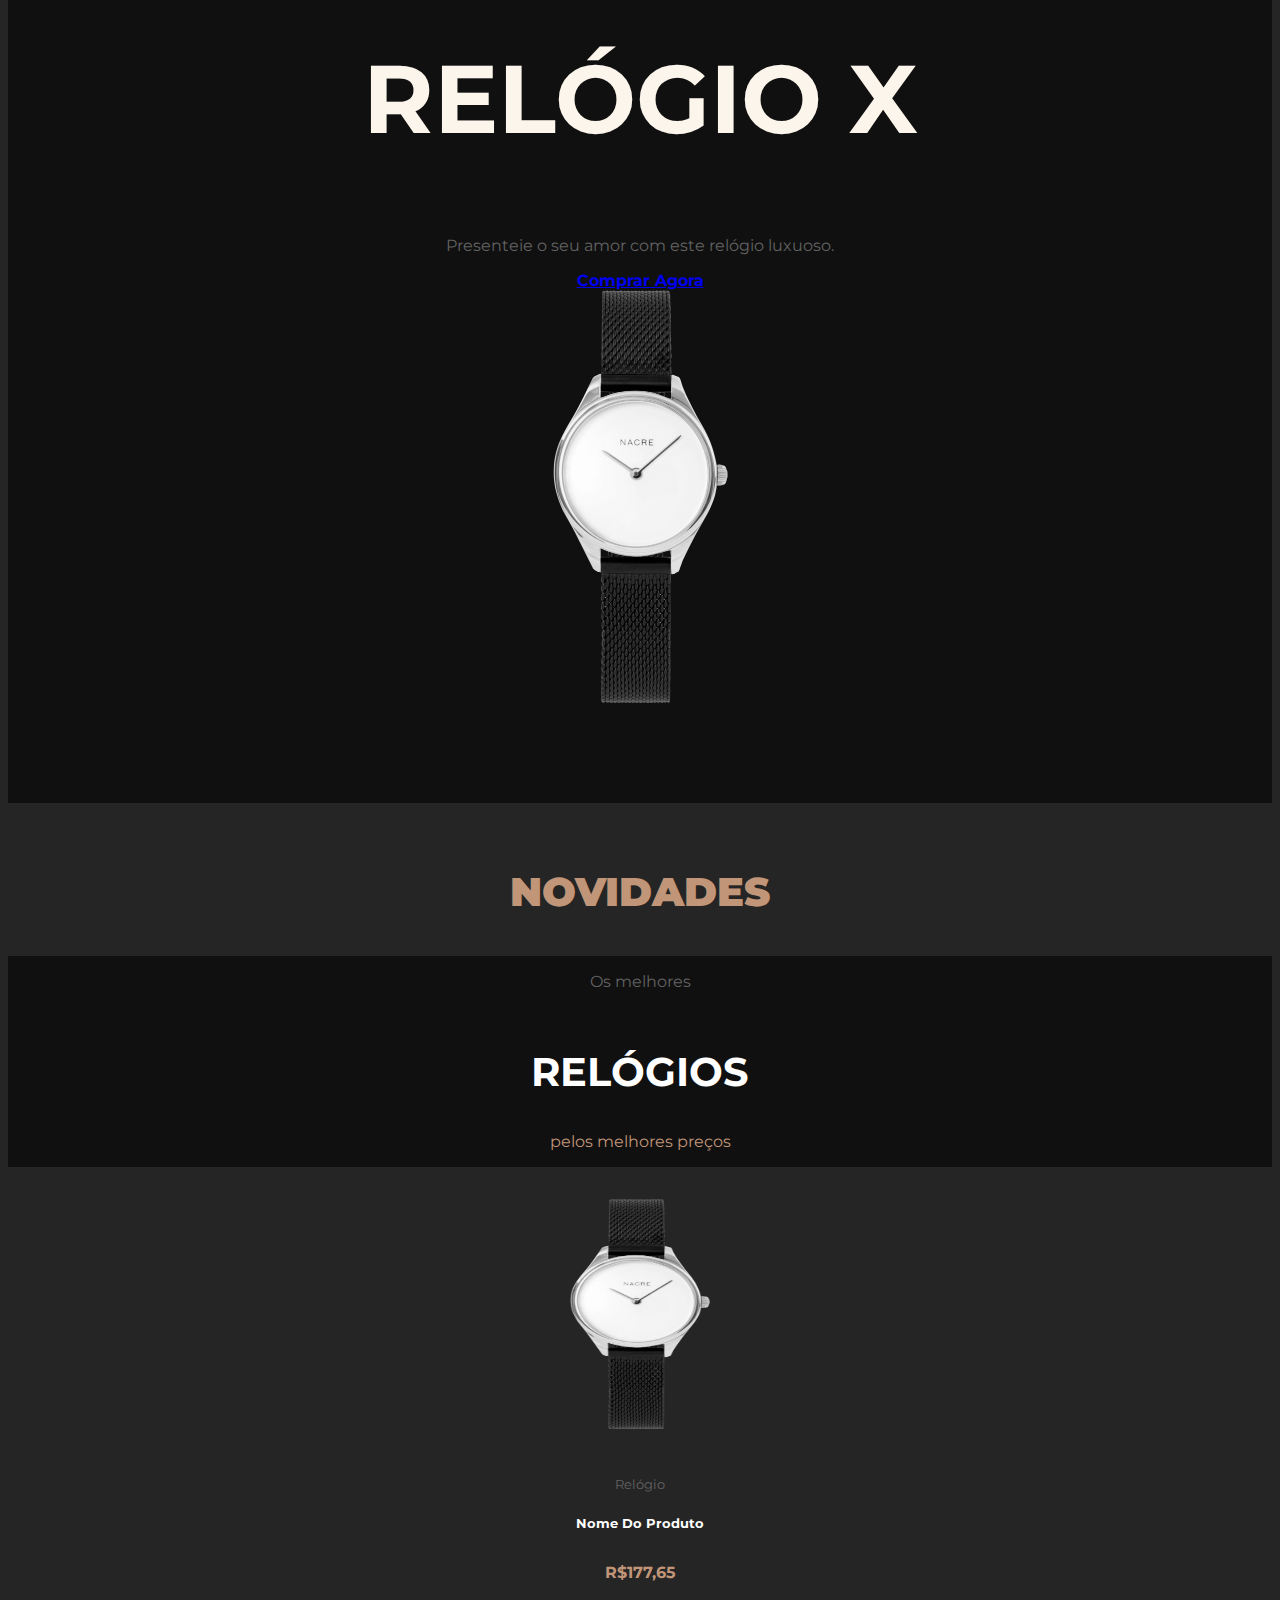
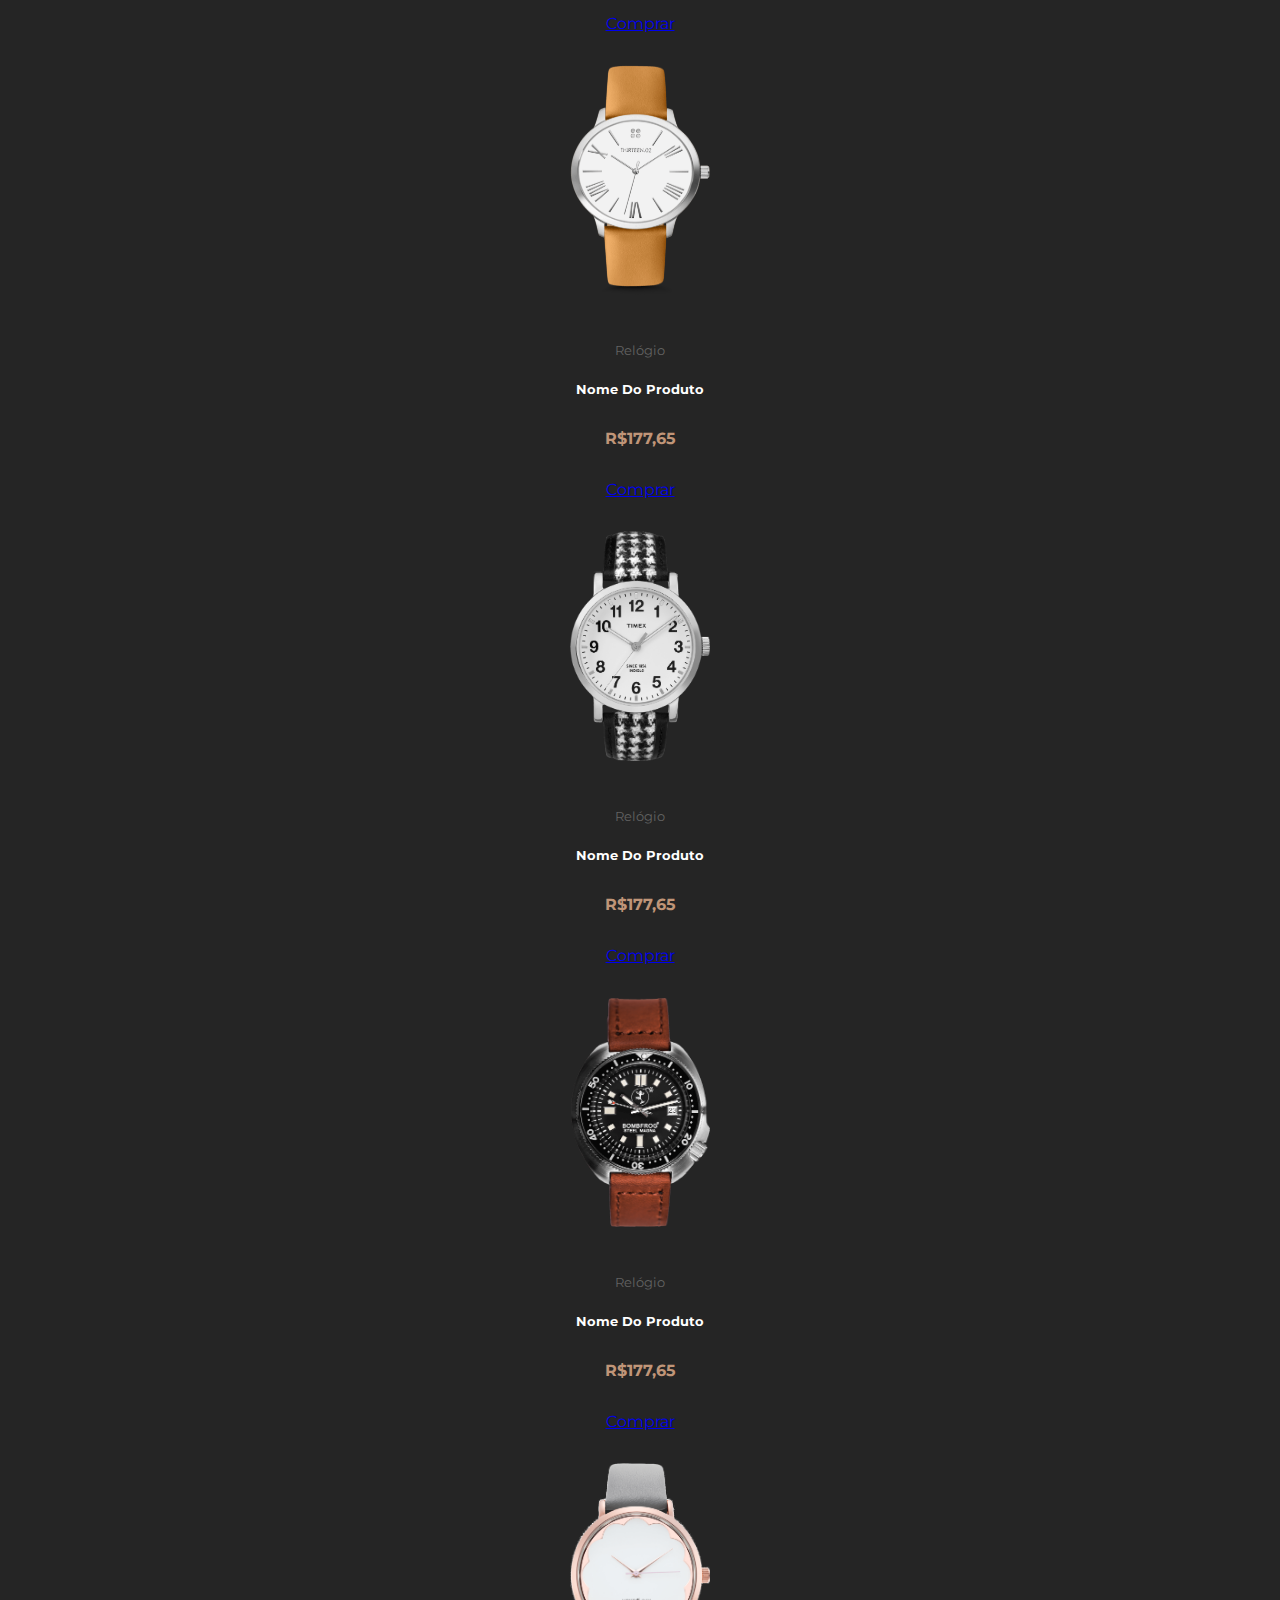
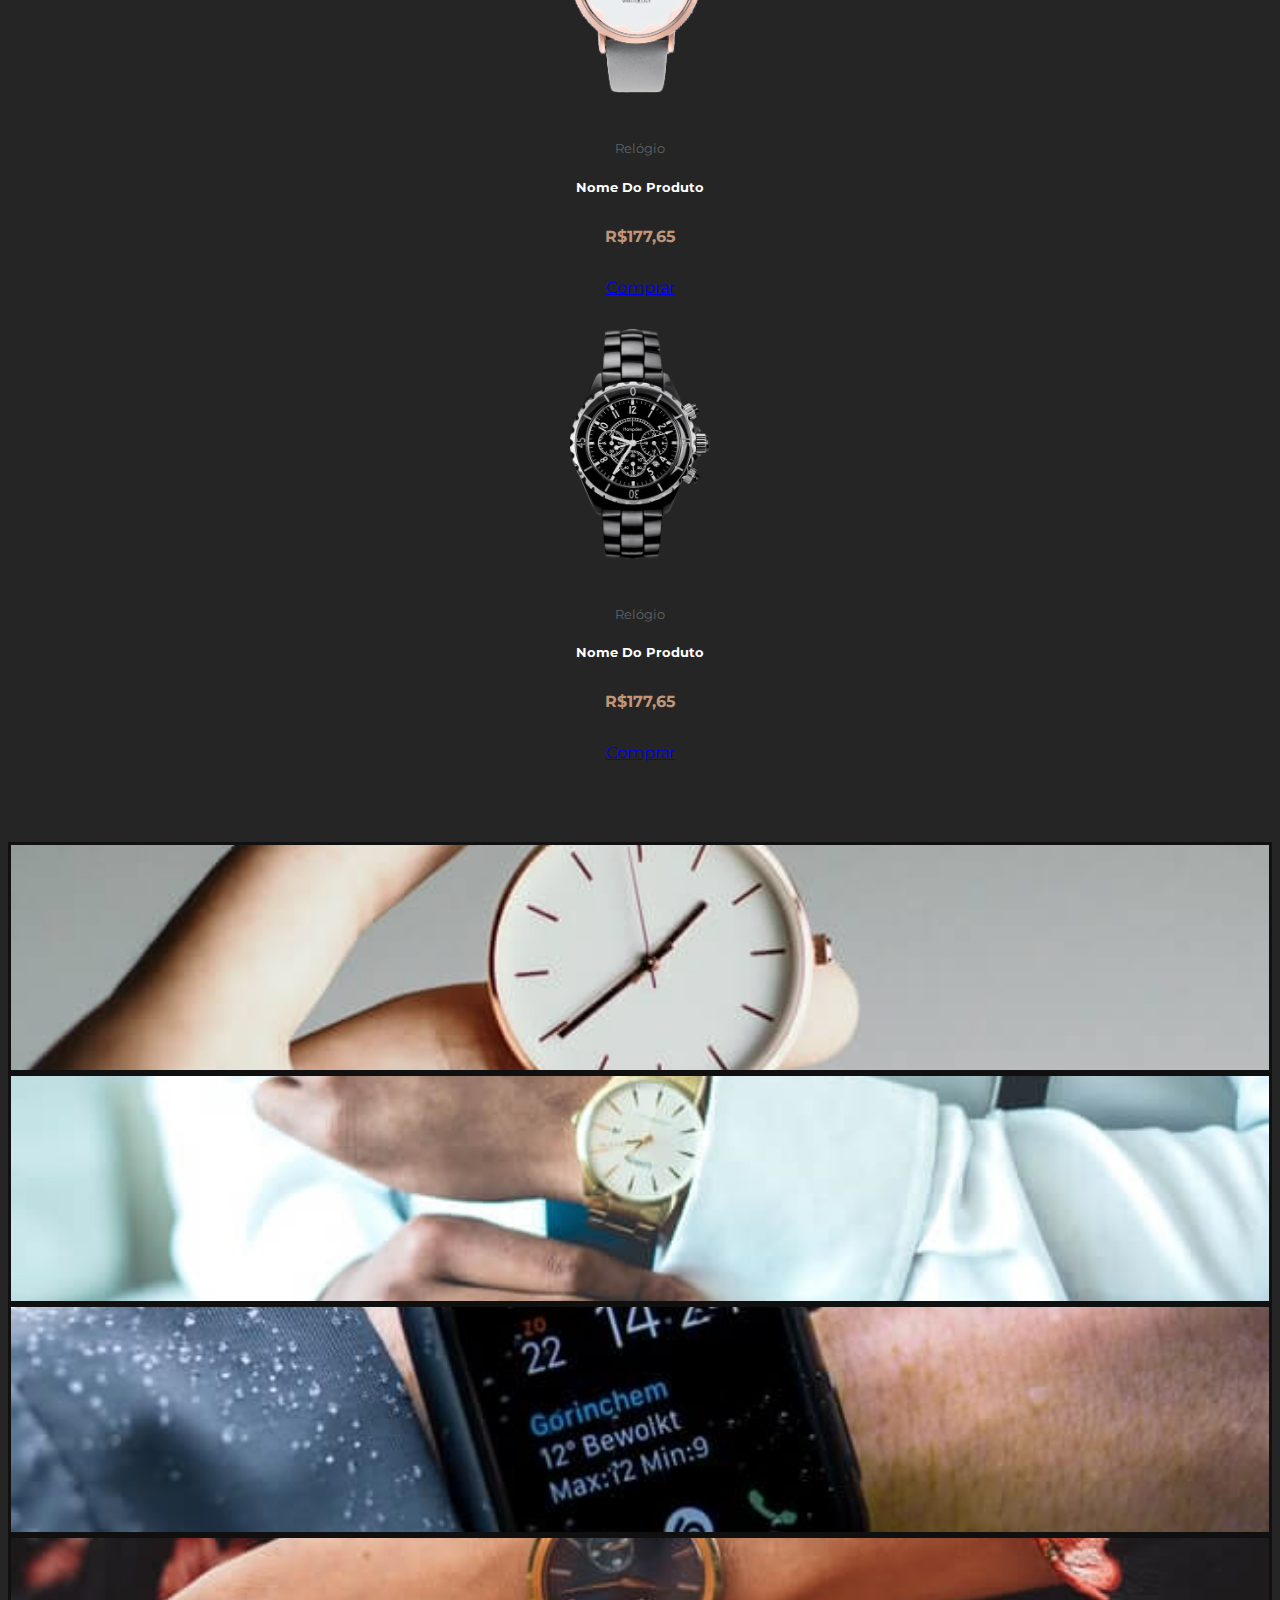
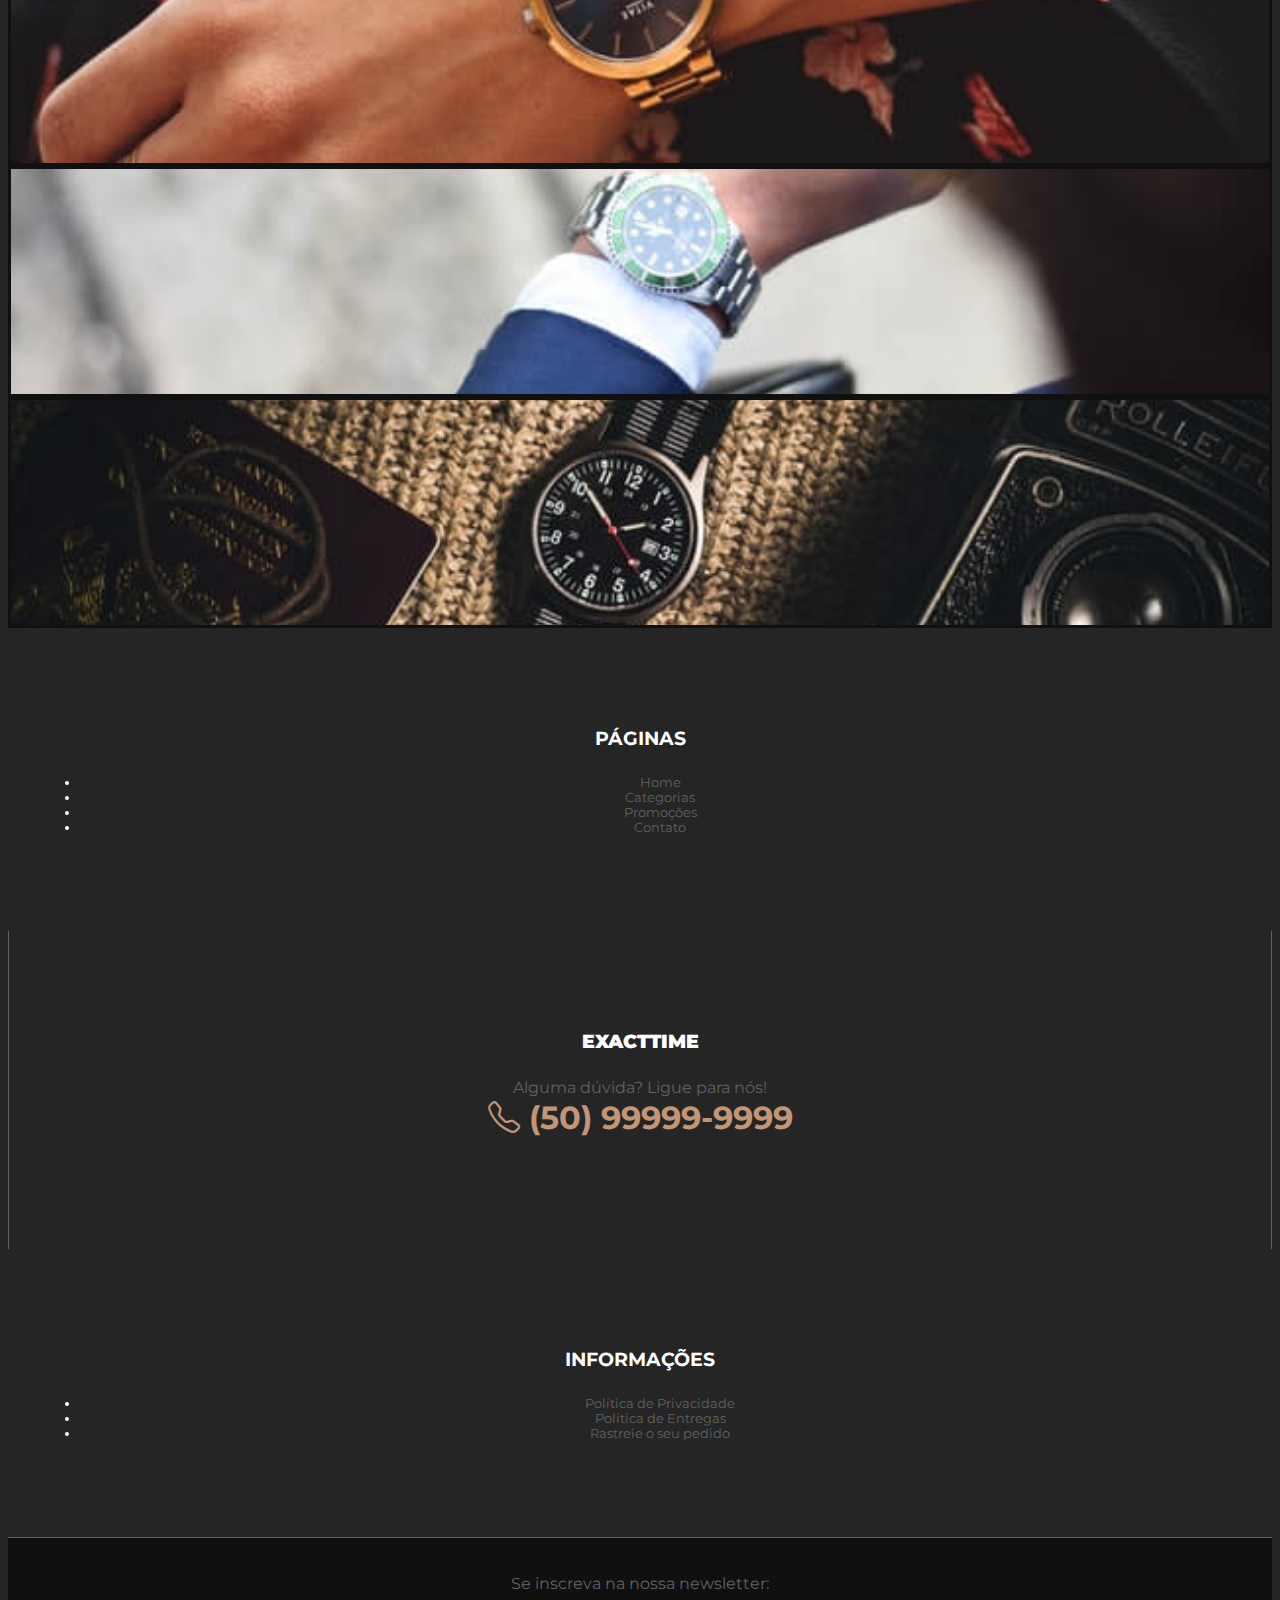
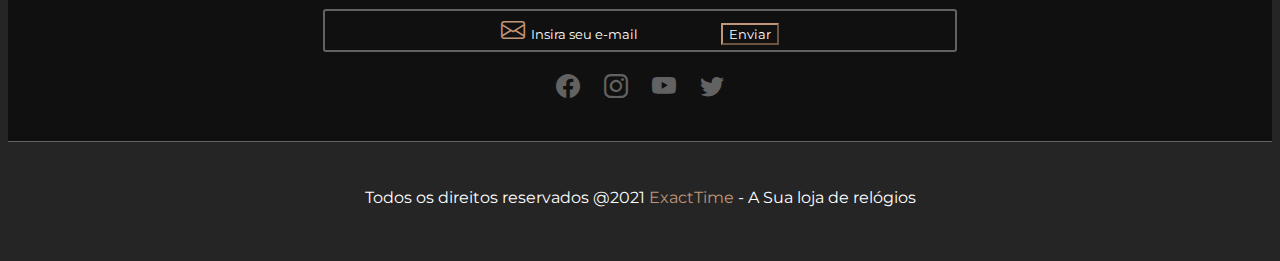
<file: Bootstrap/5 - Exact_Time/index.html>
<!DOCTYPE html>
<html lang="en">
<head>
  <meta charset="UTF-8">
  <meta http-equiv="X-UA-Compatible" content="IE=edge">
  <meta name="viewport" content="width=device-width, initial-scale=1.0">
  <title>ExactTime</title>
  <!-- Bootstrap -->
  <link href="https://cdn.jsdelivr.net/npm/bootstrap@5.1.3/dist/css/bootstrap.min.css" rel="stylesheet" integrity="sha384-1BmE4kWBq78iYhFldvKuhfTAU6auU8tT94WrHftjDbrCEXSU1oBoqyl2QvZ6jIW3" crossorigin="anonymous">
  <script src="https://cdn.jsdelivr.net/npm/bootstrap@5.1.3/dist/js/bootstrap.bundle.min.js" integrity="sha384-ka7Sk0Gln4gmtz2MlQnikT1wXgYsOg+OMhuP+IlRH9sENBO0LRn5q+8nbTov4+1p" crossorigin="anonymous" defer></script>
  <!-- Bootstrap Icons -->
  <link rel="stylesheet" href="https://cdn.jsdelivr.net/npm/bootstrap-icons@1.7.2/font/bootstrap-icons.css">
  <!-- Google Fonts -->
  <link rel="preconnect" href="https://fonts.googleapis.com">
  <link rel="preconnect" href="https://fonts.gstatic.com" crossorigin>
  <link href="https://fonts.googleapis.com/css2?family=Montserrat:ital,wght@0,100;0,200;0,300;0,400;0,500;0,600;0,700;0,800;0,900;1,100;1,200;1,300;1,400;1,500;1,600;1,700;1,800;1,900&display=swap" rel="stylesheet"> 
  <!-- Favicon -->
  <link rel="shortcut icon" href="img/favicon.ico" type="image/x-icon">
  <!-- Estilos da aplicação -->
  <link rel="stylesheet" href="css/style.css">
</head>
<body>

  <!-- Top Navbar -->

  <nav class="navbar navbar-expand-lg primary-bg-color py-4 px-2" id="navbar">
    <div class="container">
      <a href="" class="navbar-brand">ExactTime</a>
      <div id="navbar-items">
        <div></div>  <!-- Para dividir a navbar igualmente em 3 espaços-->
        <form class="d-flex" id="search-form">
          <i class="bi bi-search primary-color align-self-center"></i>
          <input type="search" name="" id="" class="form-control me-2" placeholder="Busque o seu relógio..." aria-label="Search">
          <button class="btn secondary-bg-color" type="submit">Pesquisar</button>
        </form>
        <ul class="navbar-nav mb-2 mb-lg-0">
          <li class="nav-item">
            <a href="#" class="nav-link">
              <i class="bi bi-person"></i>
            </a>
          </li>
          <li class="nav-item">
            <a href="#" class="nav-link">
              <i class="bi bi-heart"></i>
            </a>
            <span class="qty-info">5</span>
          </li>
          <li class="nav-item" id="bag-item">
            <a href="#" class="nav-link">
              <i class="bi bi-bag"></i>
              <b>R$ 1290,12</b>
            </a>
            <span class="qty-info">8</span>
          </li>
        </ul>
      </div>
    </div>
  </nav>

  <!-- Bottom Navbar -->

  <nav class="navbar navbar-expand-lg secondary-bg-color p-2" id="bottom-navbar-container">
    <div class="container">
      <button 
        class="navbar-toggler" 
        type="button" 
        data-bs-toggle="collapse" 
        data-bs-target="#bottom-navbar" 
        aria-controls="bottom-navbar" 
        aria-expanded="false" 
        aria-label="toggle navigation"
      >
        <i class="bi bi-list"></i>
      </button>
    
      <ul class="navbar-nav mb-2 mb-lg-0 collapse navbar-collapse" id="bottom-navbar">
        <li class="nav-item">
          <a href="#" class="nav-link">Home</a>
        </li>
        <li class="nav-item">
          <a href="#" class="nav-link">Produtos</a>
        </li>
        <li class="nav-item">
          <a href="#" class="nav-link">Promoções</a>
        </li>
        <li class="nav-item">
          <a href="#" class="nav-link">Blog</a>
        </li>
        <li class="nav-item">
          <a href="#" class="nav-link">Contato</a>
        </li>
      </ul>
    </div>
  </nav>

  <!-- Banners -->

  <div class="container" id="banners-container">
    <div class="carousel slide" id="slider" data-bs-ride="carousel">
      <div class="carousel-inner">
        <div class="carousel-item active">
          <img src="./img/banner1.jpg" alt="Relógio Sobre o Chão" class="d-block w-100 img-fluid">
          <div class="carousel-caption primary-bg-color">
            <h5>Relógios de Luxo</h5>
            <p>Para você estar pronto em qualquer situação.</p>
          </div>
        </div>
        <div class="carousel-item">
          <img src="./img/banner3.jpg" alt="Relógio de led sobre a mesa" class="d-block w-100 img-fluid">
          <div class="carousel-caption primary-bg-color">
            <h5>Linha Importada</h5>
            <p>Conheça os melhores relógios suiços, com pronta entrega.</p>
          </div>
        </div>
      </div>
      <button 
        class="carousel-control-prev" 
        data-bs-target="#slider" 
        data-bs-slide="prev"
      >
        <span class="carousel-control-prev-icon" aria-hidden="true"></span>
        <span class="visually-hidden">Previous</span>
      </button>

      <button 
      class="carousel-control-next" 
      data-bs-target="#slider" 
      data-bs-slide="next"
    >
      <span class="carousel-control-next-icon" aria-hidden="true"></span>
      <span class="visually-hidden">Next</span>
    </button>
    </div>
    <div class="container" id="mini-banners">
      <div class="row justify-content-around">
        <div class="col-xs-12 dark-bg-color" id="mini-banner-1">
          <h2>Nova Coleção</h2>
          <img src="./img/relogio1.png" alt="Relógio 1" class="img-fluid">
          <a href="#">Compre Agora</a>
        </div>
        <div class="col-xs-12 secondary-bg-color" id="mini-banner-2">
          <h2>Promoções</h2>
          <img src="./img/relogio2.png" alt="Relógio 2" class="img-fluid">
          <a href="#">Compre Agora</a>
        </div>
        <div class="col-xs-12 light-bg-color" id="mini-banner-3">
          <h2>Edição Limitada</h2>
          <img src="./img/relogio3.png" alt="Relógio 3" class="img-fluid">
          <a href="#">Compre Agora</a>
        </div>
      </div>
    </div>
  </div>

  <!-- Best Sellers -->

  <div class="container" id="best-sellers">
    <h2 class="title primary-color">Best Sellers</h2>
    <div class="row">
      <div class="col-12 col-md-3">
        <div class="card primary-bg-color">
          <img src="./img/relogio1.png" alt="Relógio 1" class="card-img-top img-fluid">
          <div class="card-body">
            <p class="card-category secondary-color">Relógio</p>
            <h5 class="card-title">Nome Do Produto</h5>
            <p class="card-text primary-color">R$177,65</p>
            <a href="#" class="btn btn-primary">Comprar</a>
          </div>
        </div>
      </div>
      <div class="col-12 col-md-3">
        <div class="card primary-bg-color">
          <img src="./img/relogio4.png" alt="Relógio 4" class="card-img-top img-fluid">
          <div class="card-body">
            <p class="card-category secondary-color">Relógio</p>
            <h5 class="card-title">Nome Do Produto</h5>
            <p class="card-text primary-color">R$177,65</p>
            <a href="#" class="btn btn-primary">Comprar</a>
          </div>
        </div>
      </div>
      <div class="col-12 col-md-3">
        <div class="card primary-bg-color">
          <img src="./img/relogio5.png" alt="Relógio 5" class="card-img-top img-fluid">
          <div class="card-body">
            <p class="card-category secondary-color">Relógio</p>
            <h5 class="card-title">Nome Do Produto</h5>
            <p class="card-text primary-color">R$177,65</p>
            <a href="#" class="btn btn-primary">Comprar</a>
          </div>
        </div>
      </div>
      <div class="col-12 col-md-3">
        <div class="card primary-bg-color">
          <img src="./img/relogio6.png" alt="Relógio 6" class="card-img-top img-fluid">
          <div class="card-body">
            <p class="card-category secondary-color">Relógio</p>
            <h5 class="card-title">Nome Do Produto</h5>
            <p class="card-text primary-color">R$177,65</p>
            <a href="#" class="btn btn-primary">Comprar</a>
          </div>
        </div>
      </div>
    </div>
  </div>

  <!-- Banner Destaque -->

  <div class="container-fluid" id="bottom-banner">
    <div class="row">
      <div class="col-12 col-md-8">
        <p class="primary-color offer-subtitle">Desconto de até 75%</p>
        <h2 class="light-color">Relógio X</h2>
        <p class="secondary-color">Presenteie o seu amor com este relógio luxuoso.</p>
        <a href="#" class="btn btn-primary">Comprar Agora</a>
      </div>
      <div class="col-12 col-md-4">
        <img src="./img/relogio7.png" alt="Relógio 7">
      </div>
    </div>
  </div>

  <!-- Novos Produtos -->

  <div class="container" id="new-products">
    <h2 class="title primary-color">Novidades</h2>
    <div class="row">
      <div class="col-12 col-md-3 d-none d-md-flex" id="new-products-banner">
        <p class="secondary-color">Os melhores</p>
        <h3>Relógios</h3>
        <p class="primary-color">pelos melhores preços</p>
      </div>
      <div class="col-12 col-md-9">
        <div class="row">
          <div class="col-12 col-md-4">
            <div class="card primary-bg-color">
              <img src="./img/relogio7.png" alt="Relógio 7" class="card-img-top img-fluid">
              <div class="card-body">
                <p class="card-category secondary-color">Relógio</p>
                <h5 class="card-title">Nome Do Produto</h5>
                <p class="card-text primary-color">R$177,65</p>
                <a href="#" class="btn btn-primary">Comprar</a>
              </div>
            </div>
          </div>
          <div class="col-12 col-md-4">
            <div class="card primary-bg-color">
              <img src="./img/relogio6.png" alt="Relógio 6" class="card-img-top img-fluid">
              <div class="card-body">
                <p class="card-category secondary-color">Relógio</p>
                <h5 class="card-title">Nome Do Produto</h5>
                <p class="card-text primary-color">R$177,65</p>
                <a href="#" class="btn btn-primary">Comprar</a>
              </div>
            </div>
          </div>
          <div class="col-12 col-md-4">
            <div class="card primary-bg-color">
              <img src="./img/relogio5.png" alt="Relógio 5" class="card-img-top img-fluid">
              <div class="card-body">
                <p class="card-category secondary-color">Relógio</p>
                <h5 class="card-title">Nome Do Produto</h5>
                <p class="card-text primary-color">R$177,65</p>
                <a href="#" class="btn btn-primary">Comprar</a>
              </div>
            </div>
          </div>
          <div class="col-12 col-md-4">
            <div class="card primary-bg-color">
              <img src="./img/relogio4.png" alt="Relógio 4" class="card-img-top img-fluid">
              <div class="card-body">
                <p class="card-category secondary-color">Relógio</p>
                <h5 class="card-title">Nome Do Produto</h5>
                <p class="card-text primary-color">R$177,65</p>
                <a href="#" class="btn btn-primary">Comprar</a>
              </div>
            </div>
          </div>
          <div class="col-12 col-md-4">
            <div class="card primary-bg-color">
              <img src="./img/relogio3.png" alt="Relógio 3" class="card-img-top img-fluid">
              <div class="card-body">
                <p class="card-category secondary-color">Relógio</p>
                <h5 class="card-title">Nome Do Produto</h5>
                <p class="card-text primary-color">R$177,65</p>
                <a href="#" class="btn btn-primary">Comprar</a>
              </div>
            </div>
          </div>
          <div class="col-12 col-md-4">
            <div class="card primary-bg-color">
              <img src="./img/relogio1.png" alt="Relógio 1" class="card-img-top img-fluid">
              <div class="card-body">
                <p class="card-category secondary-color">Relógio</p>
                <h5 class="card-title">Nome Do Produto</h5>
                <p class="card-text primary-color">R$177,65</p>
                <a href="#" class="btn btn-primary">Comprar</a>
              </div>
            </div>
          </div>
        </div>
      </div>
    </div>
  </div>

  <!-- Galeria -->

  <div class="container-fluid" id="gallery">
    <div class="row">
      <div class="col-6 col-md-2 image-container" id="insta1"></div>
      <div class="col-6 col-md-2 image-container" id="insta2"></div>
      <div class="col-6 col-md-2 image-container" id="insta3"></div>
      <div class="col-6 col-md-2 image-container" id="insta4"></div>
      <div class="col-6 col-md-2 image-container" id="insta5"></div>
      <div class="col-6 col-md-2 image-container" id="insta6"></div>
    </div>
  </div>

  <!-- Footer -->

  <footer id="footer">
    <div class="container-fluid" id="footer-links-container">
      <div class="row">
        <div class="col-12 col-md-4 footer-column">
          <h3>Páginas</h3>
          <ul class="list-unstyled">
            <li class="mb-2"><a href="#" class="secondary-color">Home</a></li>
            <li class="mb-2"><a href="#" class="secondary-color">Categorias</a></li>
            <li class="mb-2"><a href="#" class="secondary-color">Promoções</a></li>
            <li class="mb-2"><a href="#" class="secondary-color">Contato</a></li>
          </ul>
        </div>
        <div class="col-12 col-md-4 footer-column" id="footer-center">
          <h3>ExactTime</h3>
          <p class="secondary-color">Alguma dúvida? Ligue para nós!</p>
          <p class="store-phone"><i class="bi bi-telephone"></i> (50) 99999-9999</p>
        </div>
        <div class="col-12 col-md-4 footer-column">
          <h3>Informações</h3>
          <ul class="list-unstyled">
            <li class="mb-2"><a href="#" class="secondary-color">Política de Privacidade</a></li>
            <li class="mb-2"><a href="#" class="secondary-color">Política de Entregas</a></li>
            <li class="mb-2"><a href="#" class="secondary-color">Rastreie o seu pedido</a></li>
          </ul>
        </div>
      </div>
    </div>

    <!-- Newsletter -->

    <div class="container-fluid dark-bg-color" id="newsletter-container">
      <div class="col-12">
        <div class="row">
          <p class="secondary-color">Se inscreva na nossa newsletter:</p>
          <form class="d-flex" id="news-form">
            <i class="bi bi-envelope primary-color"></i>
            <input type="email" class="form-control me-2" placeholder="Insira seu e-mail">
            <button class="btn secondary-bg-color" type="submit">Enviar</button>
          </form>
        </div>
      </div>
      <div class="col-12" id="social-container">
        <i class="bi bi-facebook"></i>
        <i class="bi bi-instagram"></i>
        <i class="bi bi-youtube"></i>
        <i class="bi bi-twitter"></i>
      </div>
    </div>
    <div class="container" id="copy-container">
      <p>Todos os direitos reservados @2021 <span class="primary-color">ExactTime</span> - A Sua loja de relógios</p>
    </div>

  </footer>
  
</body>
</html>
</file>
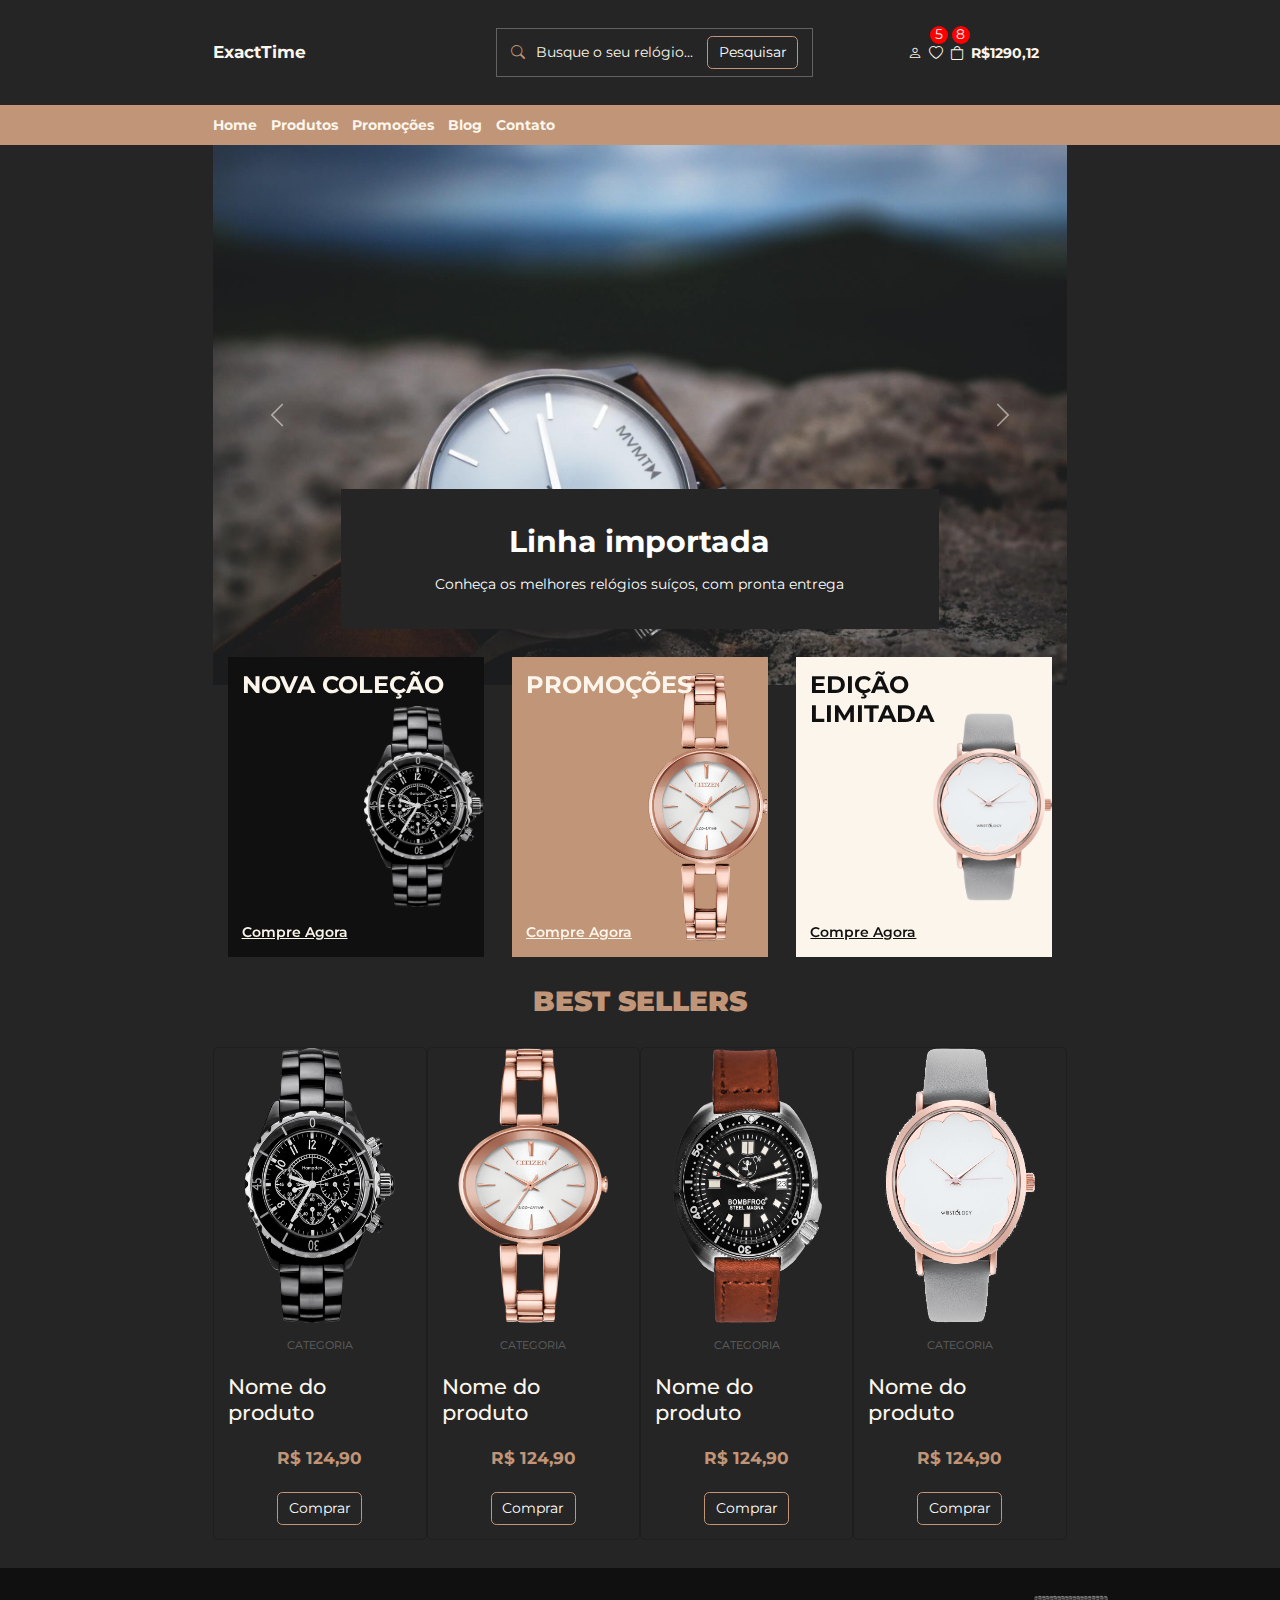
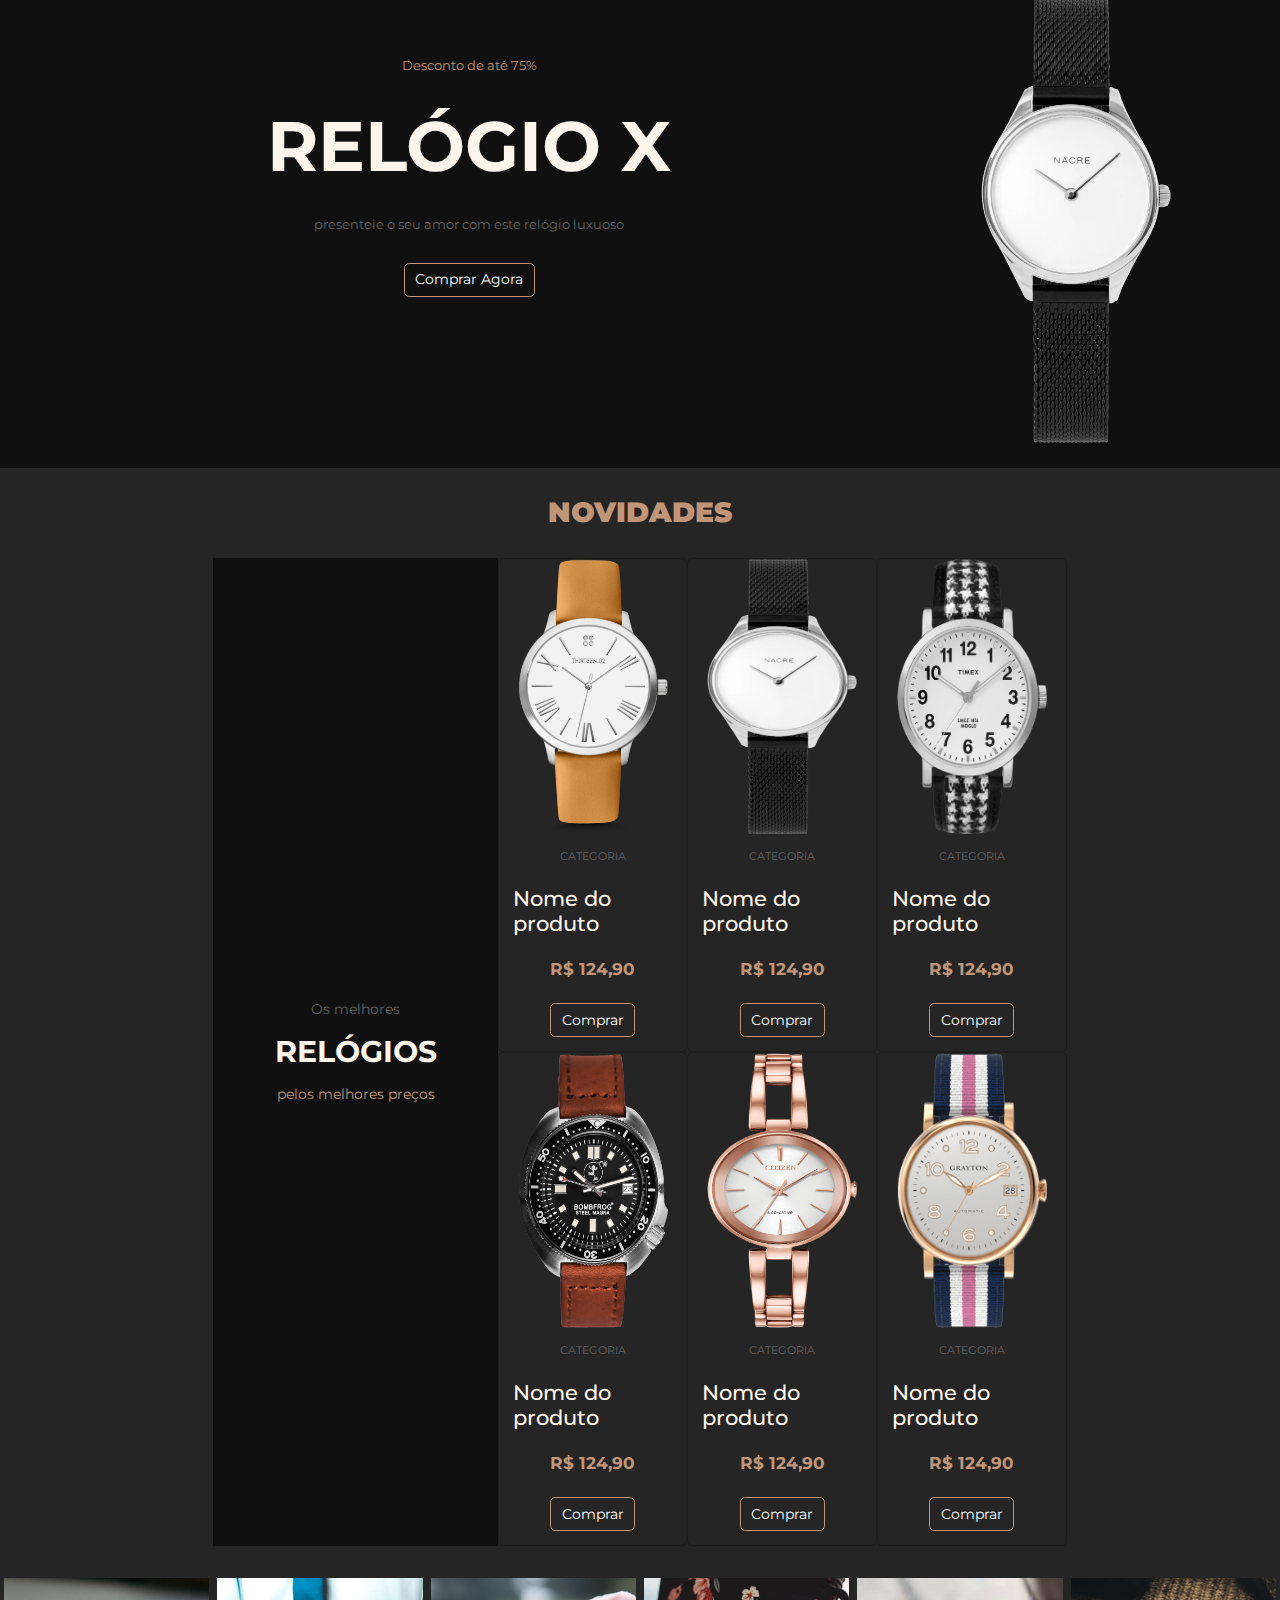
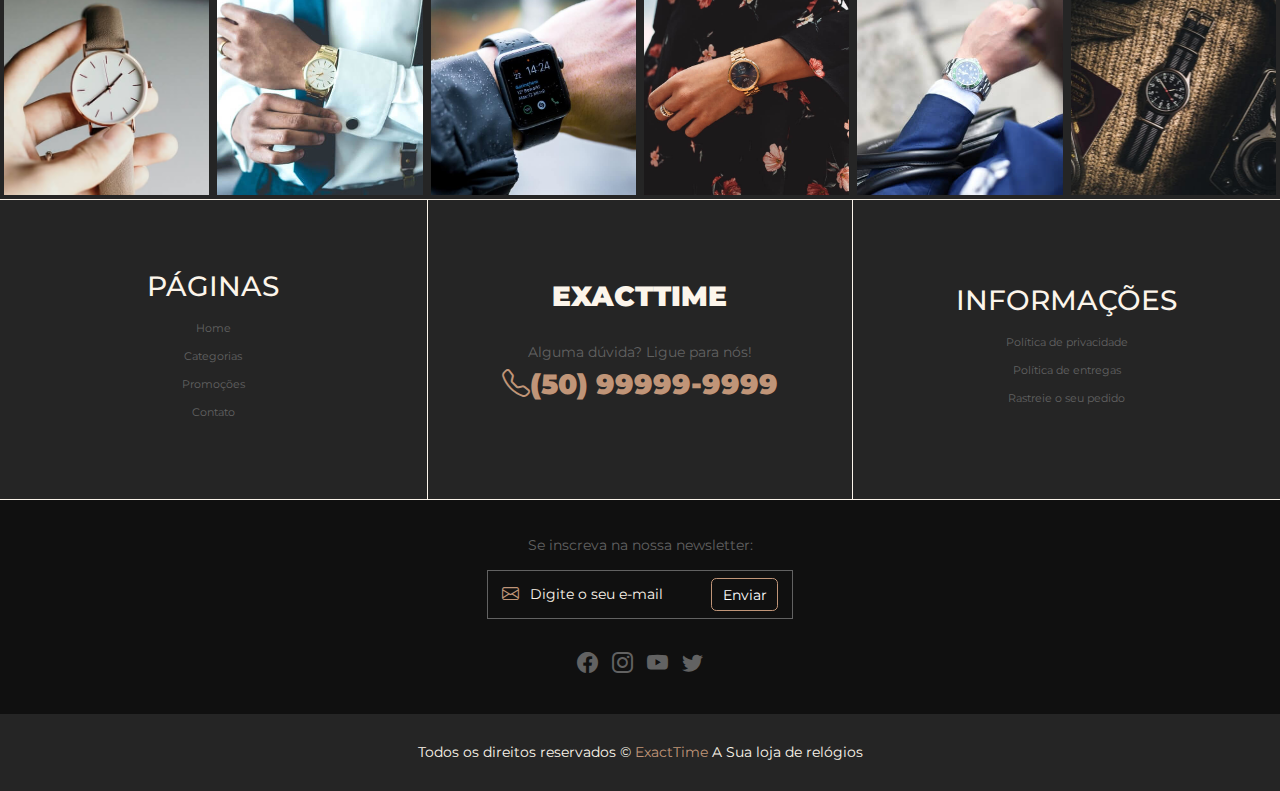
<file: Bootstrap/6 - Exact_Time_2/index.html>
<!DOCTYPE html>
<html lang="en">
<head>
  <meta charset="UTF-8">
  <meta http-equiv="X-UA-Compatible" content="IE=edge">
  <meta name="viewport" content="width=device-width, initial-scale=1.0">
  <title>ExactTime</title>
  <!-- Favicon -->
  <link rel="shortcut icon" href="./img/favicon.ico" type="image/x-icon">
  <!-- Scripts -->
  <script src="https://cdn.jsdelivr.net/npm/bootstrap@5.1.3/dist/js/bootstrap.bundle.min.js" integrity="sha384-ka7Sk0Gln4gmtz2MlQnikT1wXgYsOg+OMhuP+IlRH9sENBO0LRn5q+8nbTov4+1p" crossorigin="anonymous" defer></script>
  <!-- Estilos -->
  <link rel="stylesheet" href="css/style.css">
</head>
<body>

  <header>
    <div class="container navbar navbar-expand-lg col-12 col-md-8" id="header-top-container">
      <a href="" class="navbar-brand">ExactTime</a>
      <div class="row justify-content-center justify-content-md-between navbar-collapse" id="navbar-wrapper">
        <div class="col-md-3 d-none d-md-block"></div>
        <div class="col-12 col-md-5">
          <form action="">
            <i class="bi bi-search"></i>
            <input type="text" name="" id="" placeholder="Busque o seu relógio..." class="form-control">
            <button class="btn btn-primary" type="submit">Pesquisar</button>
          </form>
        </div>
        <div class="col-12 col-md-4" id="navbar-icons-wrapper">
          <div class="row">
            <div class="icon-container col-1">
              <i class="bi bi-person"></i>
            </div>
            <div class="icon-container col-1">
              <i class="bi bi-heart"></i>
              <span class="icon-label">5</span>
            </div>
            <div class="icon-container col-1">
              <i class="bi bi-bag"></i>
              <span class="icon-label">8</span>
              <p>R$1290,12</p>
            </div>
          </div>
        </div>
      </div>
    </div>

    <nav class="container-fluid" id="header-bottom-container">
      <div class="container col-12 col-md-8" id="header-bottom">
        <ul>
          <li class="nav-item">
            <a href="#" class="nav-link">Home</a>
          </li>
          <li class="nav-item">
            <a href="#" class="nav-link">Produtos</a>
          </li>
          <li class="nav-item">
            <a href="#" class="nav-link">Promoções</a>
          </li>
          <li class="nav-item">
            <a href="#" class="nav-link">Blog</a>
          </li>
          <li class="nav-item">
            <a href="#" class="nav-link">Contato</a>
          </li>
        </ul>
      </div>
    </nav>
</header>

  <main>
    <div class="container col-12 col-md-8">
      <section class="carousel slide" id="slider" data-bs-ride="carousel">
        <div class="carousel-inner">
          <div class="carousel-item active">
            <img src="./img/banner1.jpg" alt="" class="img-fluid">
            <div class="carousel-caption">
              <h2>Linha importada</h2>
              <p>Conheça os melhores relógios suíços, com pronta entrega</p>
            </div>
          </div>
          <div class="carousel-item">
            <img src="./img/banner2.jpg" alt="" class="img-fluid">
            <div class="carousel-caption">
              <h2>Temos Smart-watches personalizados</h2>
              <p>Relógios diferentes para pessoas diferentes</p>
            </div>
          </div>
          <div class="carousel-item">
            <img src="./img/banner3.jpg" alt="" class="img-fluid">
            <div class="carousel-caption">
              <h2>Entregamos em qualquer lugar do mundo</h2>
              <p>Levamos nossa pontualidade até você</p>
            </div>
          </div>
          <div class="carousel-item">
            <img src="./img/banner4.jpg" alt="" class="img-fluid">
            <div class="carousel-caption">
              <h2>Relogios de luxo</h2>
              <p>Para você estar pronto em qualquer situação</p>
            </div>
          </div>
        </div>
        <button class="carousel-control-prev" type="button" data-bs-target="#slider" data-bs-slide="prev">
          <span class="carousel-control-prev-icon" aria-hidden="true"></span>
          <span class="visually-hidden">Previous</span>
        </button>
        <button class="carousel-control-next" type="button" data-bs-target="#slider" data-bs-slide="next">
          <span class="carousel-control-next-icon" aria-hidden="true"></span>
          <span class="visually-hidden">Next</span>
        </button>
      </section>

      <section class="row justify-content-md-around" id="banners-container">
        <div class="col-12 col-md-4 mini-banner" id="banner1">
          <h3>Nova Coleção</h3>
          <a href="#">Compre Agora</a></div>
        <div class="col-12 col-md-4 mini-banner" id="banner2">
          <h3>Promoções</h3>
          <a href="#">Compre Agora</a></div>
        <div class="col-12 col-md-4 mini-banner" id="banner3">
          <h3>Edição Limitada</h3>
          <a href="#">Compre Agora</a></div>
        </section>

      <section class="row justify-content-center justify-content-md-start" id="best-sellers">
        <div class="col-12">
          <h2 class="title">Best Sellers</h2>
        </div>
        <div class="col-11 col-md-3 card">
          <img src="./img/relogio1.png" alt="" class="card-img-top">
          <div class="card-body">
            <span class="p-category">Categoria</span>
            <h4 class="p-name">Nome do produto</h4>
            <span class="p-price">R$ 124,90</span>
            <button class="btn btn-primary">Comprar</button>
          </div>
        </div>
        <div class="col-11 col-md-3 card">
          <img src="./img/relogio2.png" alt="" class="card-img-top">
          <div class="card-body">
            <span class="p-category">Categoria</span>
            <h4 class="p-name">Nome do produto</h4>
            <span class="p-price">R$ 124,90</span>
            <button class="btn btn-primary">Comprar</button>
          </div>
        </div>
        <div class="col-11 col-md-3 card">
          <img src="./img/relogio4.png" alt="" class="card-img-top">
          <div class="card-body">
            <span class="p-category">Categoria</span>
            <h4 class="p-name">Nome do produto</h4>
            <span class="p-price">R$ 124,90</span>
            <button class="btn btn-primary">Comprar</button>
          </div>
        </div>
        <div class="col-11 col-md-3 card">
          <img src="./img/relogio3.png" alt="" class="card-img-top">
          <div class="card-body">
            <span class="p-category">Categoria</span>
            <h4 class="p-name">Nome do produto</h4>
            <span class="p-price">R$ 124,90</span>
            <button class="btn btn-primary">Comprar</button>
          </div>
        </div>
      </seciton>
    </div>

    <section class="container-fluid" id="deal-container">
      <div class="row justify-content-center">
        <div class="col-12 col-md-4" id="deal-container-caption">
          <span>Desconto de até 75%</span>
          <h3>Relógio X</h3>
          <p>presenteie o seu amor com este relógio luxuoso</p>
          <button class="btn btn-primary">Comprar Agora</button>
        </div>
      </div>
    </section>

    <section class="container col-12 col-md-8" id="nwsp-section">
      <div class="row justify-content-center justify-content-md-end">
        <div class="col-12">
          <h2 class="title">Novidades</h2>
        </div>
        <div class="col-md-4 d-none d-md-flex" id="nwsp-banner">
          <span id="fspan">Os melhores</span>
          <h3>Relógios</h3>
          <span id="lspan">pelos melhores preços</span>
        </div>
        <div class="col-12 col-md-8">
          <div class="row justify-content-center justify-content-md-end" id="nwsp-cards">
            <div class="col-12 col-md-4 card">
              <img src="./img/relogio6.png" alt="" class="card-img-top">
              <div class="card-body">
                <span class="p-category">Categoria</span>
                <h4 class="p-name">Nome do produto</h4>
                <span class="p-price">R$ 124,90</span>
                <button class="btn btn-primary">Comprar</button>
              </div>
            </div>
            <div class="col-12 col-md-4 card">
              <img src="./img/relogio7.png" alt="" class="card-img-top">
              <div class="card-body">
                <span class="p-category">Categoria</span>
                <h4 class="p-name">Nome do produto</h4>
                <span class="p-price">R$ 124,90</span>
                <button class="btn btn-primary">Comprar</button>
              </div>
            </div>
            <div class="col-12 col-md-4 card">
              <img src="./img/relogio5.png" alt="" class="card-img-top">
              <div class="card-body">
                <span class="p-category">Categoria</span>
                <h4 class="p-name">Nome do produto</h4>
                <span class="p-price">R$ 124,90</span>
                <button class="btn btn-primary">Comprar</button>
              </div>
            </div>
            <div class="col-12 col-md-4 card">
              <img src="./img/relogio4.png" alt="" class="card-img-top">
              <div class="card-body">
                <span class="p-category">Categoria</span>
                <h4 class="p-name">Nome do produto</h4>
                <span class="p-price">R$ 124,90</span>
                <button class="btn btn-primary">Comprar</button>
              </div>
            </div>
            <div class="col-12 col-md-4 card">
              <img src="./img/relogio2.png" alt="" class="card-img-top">
              <div class="card-body">
                <span class="p-category">Categoria</span>
                <h4 class="p-name">Nome do produto</h4>
                <span class="p-price">R$ 124,90</span>
                <button class="btn btn-primary">Comprar</button>
              </div>
            </div>
            <div class="col-12 col-md-4 card">
              <img src="./img/relogio8.png" alt="" class="card-img-top">
              <div class="card-body">
                <span class="p-category">Categoria</span>
                <h4 class="p-name">Nome do produto</h4>
                <span class="p-price">R$ 124,90</span>
                <button class="btn btn-primary">Comprar</button>
              </div>
            </div>
          </div>
        </div>
      </div>
    </section>
  </main>

  <footer>
    <div class="container-fluid">
      <div class="row" id="footer-top-gallery">
        <div class="col-6 col-md-2 footer-img" id="insta1"></div>
        <div class="col-6 col-md-2 footer-img" id="insta2"></div>
        <div class="col-6 col-md-2 footer-img" id="insta3"></div>
        <div class="col-6 col-md-2 footer-img" id="insta4"></div>
        <div class="col-6 col-md-2 footer-img" id="insta5"></div>
        <div class="col-6 col-md-2 footer-img" id="insta6"></div>
      </div>
      <div class="row" id="footer-top-info">
        <div class="col-12 col-md-4 info-wrapper">
          <h5>Páginas</h5>
          <ul>
            <li><a href="#">Home</a></li>
            <li><a href="#">Categorias</a></li>
            <li><a href="#">Promoções</a></li>
            <li><a href="#">Contato</a></li>
          </ul>
        </div>
        <div class="col-12 col-md-4 info-wrapper" id="phone-container">
          <h5>Exacttime</h5>
          <p>Alguma dúvida? Ligue para nós!</p>
          <span><i class="bi bi-telephone"></i>(50) 99999-9999</span>
        </div>
        <div class="col-12 col-md-4 info-wrapper">
          <h5>Informações</h5>
          <ul>
            <li><a href="#">Política de privacidade</a></li>
            <li><a href="#">Política de entregas</a></li>
            <li><a href="#">Rastreie o seu pedido</a></li>
          </ul>
        </div>
      </div>

      <section class="row justify-content-center" id="nls">
        <div class="col-12" id="span-container">
          <span>Se inscreva na nossa newsletter:</span>
        </div>
        <div class="col-12" id="form-container">
          <form action="">
            <i class="bi bi-envelope"></i>
            <input type="email" name="" id="" class="form-control" placeholder="Digite o seu e-mail">
            <button type="submit" class="btn btn-primary">Enviar</button>
          </form>
        </div>
        <div class="col-12 yahh" id="media-container">
          <a href="#"><i class="bi bi-facebook"></i></a>
          <a href="#"><i class="bi bi-instagram"></i></a>
          <a href="#"><i class="bi bi-youtube"></i></a>
          <a href="#"><i class="bi bi-twitter"></i></a>
        </div>
      </section>

      <section class="col-12" id="copy-section">
        <p>Todos os direitos reservados &copy; <span>ExactTime</span> A Sua loja de relógios</p>
      </section>
    </div>
  </footer>
  
</body>
</html>
</file>
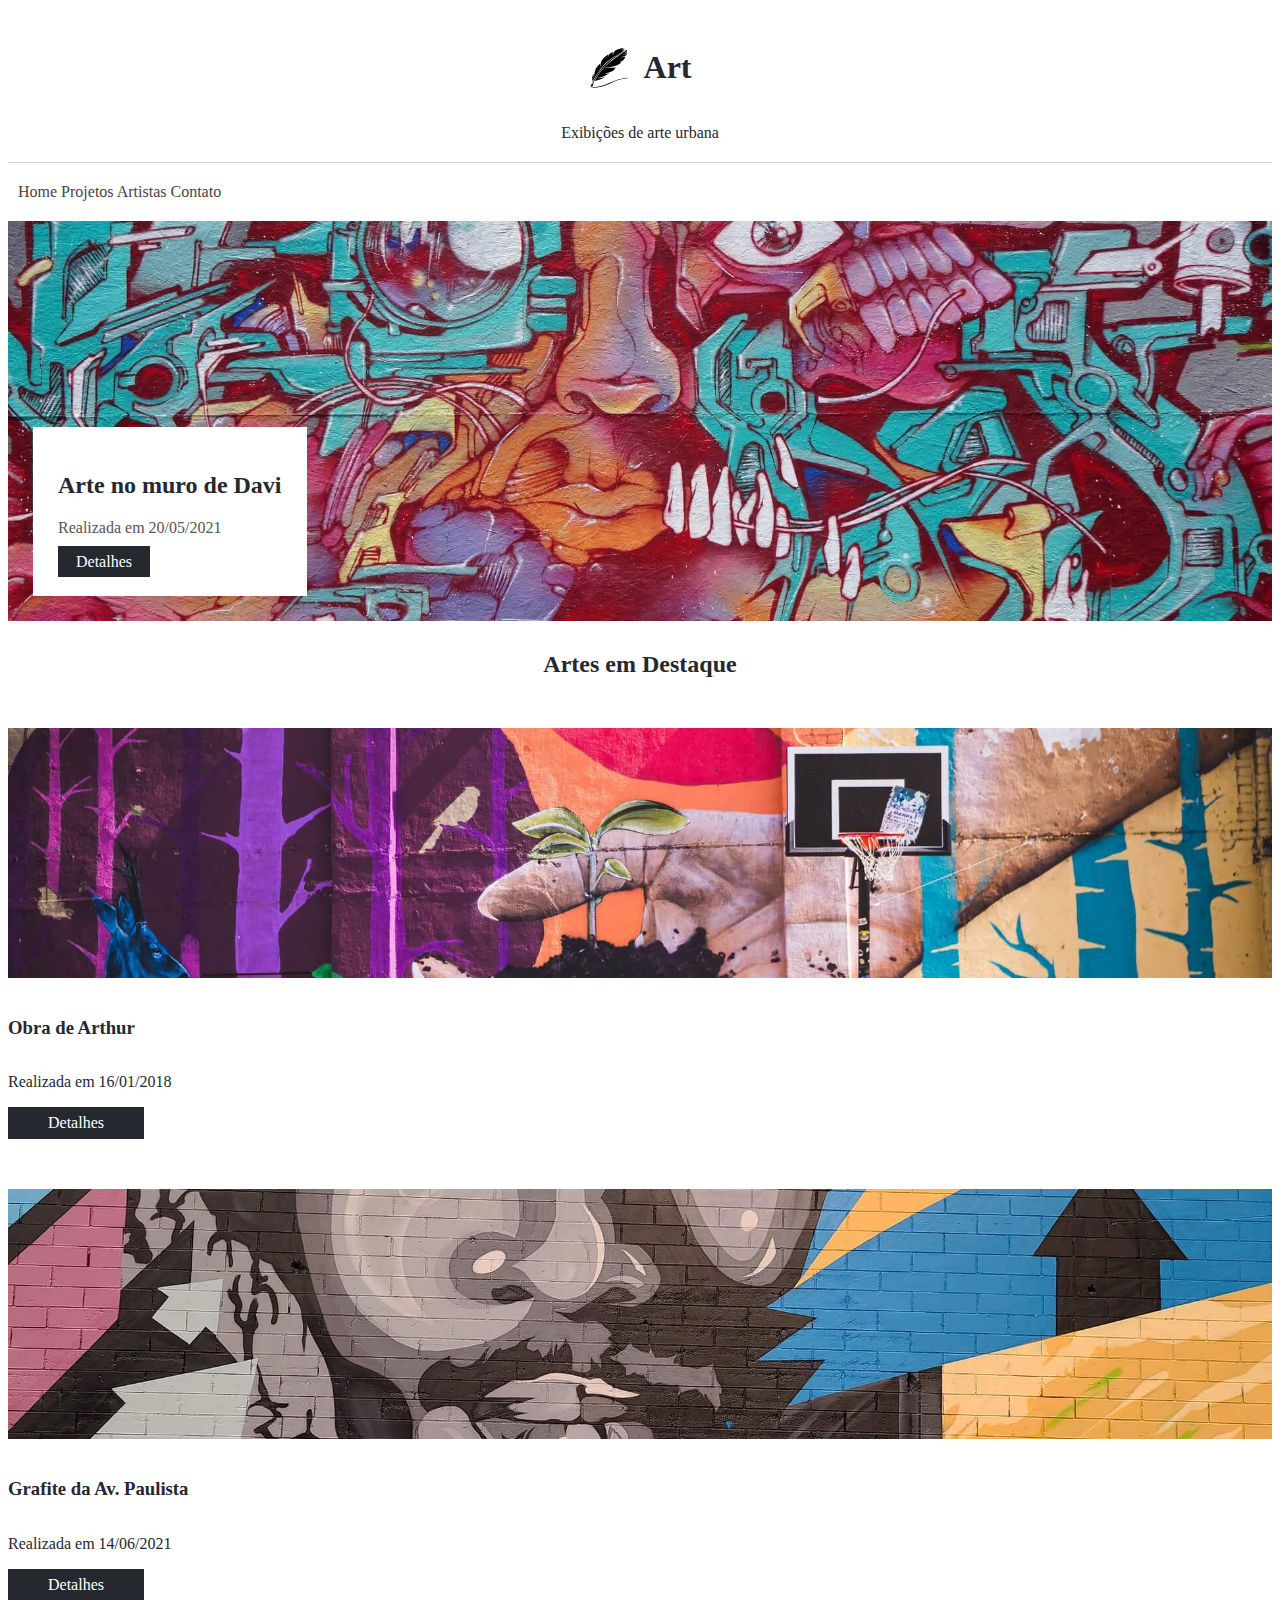
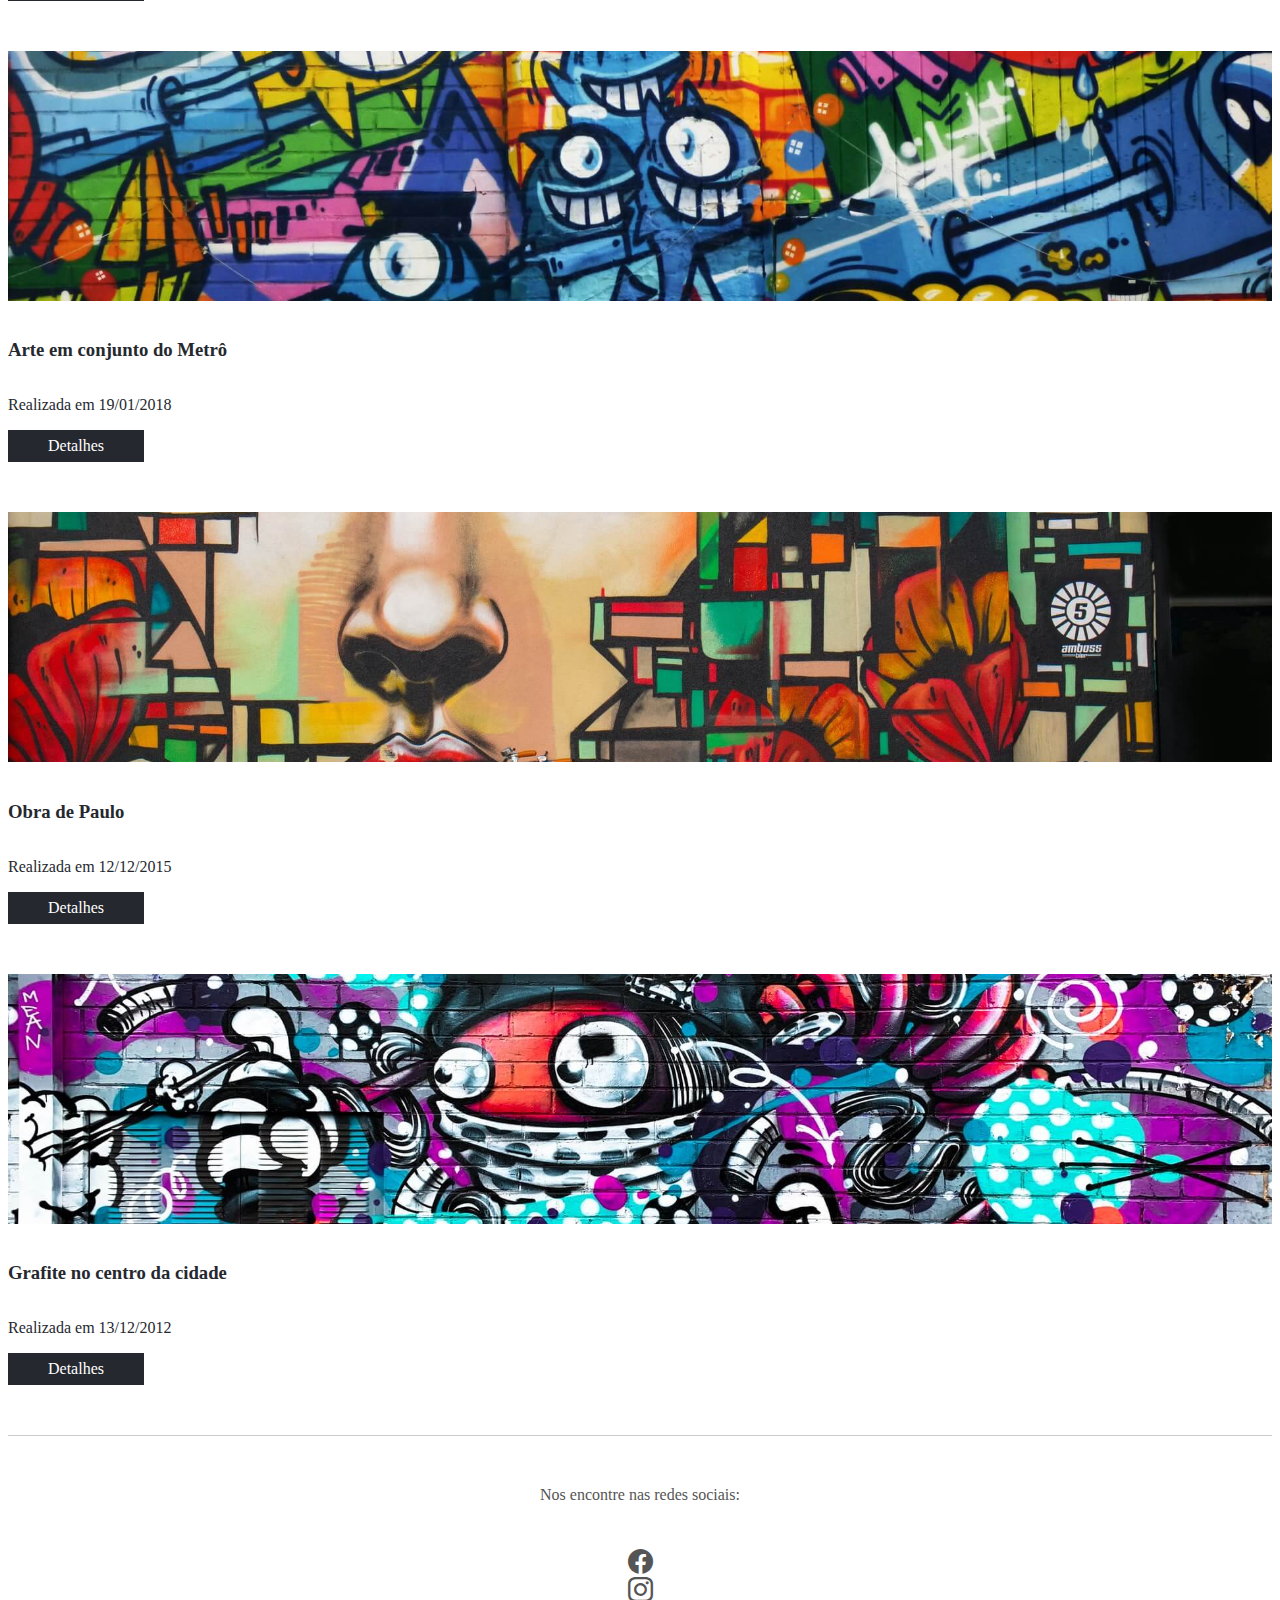
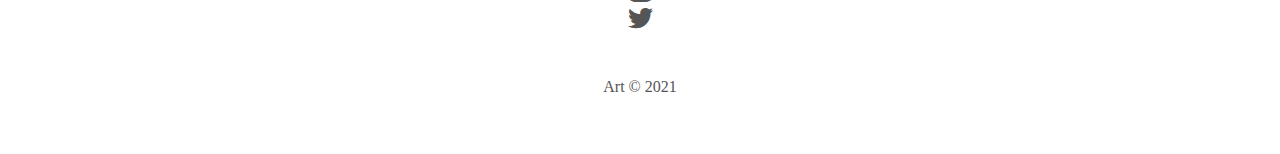
<file: Bootstrap/7 - Exposição_de_artes_urbanas/index.html>
<!DOCTYPE html>
<html lang="en">
<head>
    <meta charset="UTF-8">
    <meta http-equiv="X-UA-Compatible" content="IE=edge">
    <meta name="viewport" content="width=device-width, initial-scale=1.0">
    <title>Art</title>
    <!-- Bootstrap -->
    <link href="https://cdn.jsdelivr.net/npm/bootstrap@5.1.3/dist/css/bootstrap.min.css" rel="stylesheet" integrity="sha384-1BmE4kWBq78iYhFldvKuhfTAU6auU8tT94WrHftjDbrCEXSU1oBoqyl2QvZ6jIW3" crossorigin="anonymous">
    <!-- Bootstrap Icons -->
    <link rel="stylesheet" href="https://cdn.jsdelivr.net/npm/bootstrap-icons@1.7.0/font/bootstrap-icons.css">
    <!-- Outros -->
    <link rel="stylesheet" href="css/style.css">
    <link rel="shortcut icon" href="img/favicon.ico" type="image/x-icon">
</head>
<body>
    <!-- Header -->
    <div class="container-fluid">
        <header class="row" id="header">
            <div id="logo-container">
                <img src="img/art_logo.svg" alt="Art" id="logo">
                <h1>Art</h1>
            </div>
            <p>Exibições de arte urbana</p>
        </header>
        <nav class="container" id="navbar">
            <div class="row justify-content-center">
                <a href="#">Home</a>
                <a href="#">Projetos</a>
                <a href="#">Artistas</a>
                <a href="#">Contato</a>
            </div>
        </nav>
    </div>

    <!-- Banner -->
    <div class="container" id="main-img-container">
        <div class="main-image">
            <div class="main-image-info">
                <h2>Arte no muro de Davi</h2>
                <p>Realizada em 20/05/2021</p>
                <a href="" class="btn">Detalhes</a>
            </div>
        </div>
    </div>

    <div class="container" id="gallery-container">
        <div class="col-12">
            <h2>Artes em Destaque</h2>
        </div>
        <div class="row gx-md-5">
            <div class="col-12 col-md-6">
                <div class="small-image-container" id="img2"></div>
                <div class="text-container">
                    <h3>Obra de Arthur</h3>
                    <p>Realizada em 16/01/2018</p>
                    <a href="" class="btn">Detalhes</a>
                </div>

            </div>
            <div class="col-12 col-md-6">
                <div class="small-image-container" id="img3"></div>
                <div class="text-container">
                    <h3>Grafite da Av. Paulista</h3>
                    <p>Realizada em 14/06/2021</p>
                    <a href="" class="btn">Detalhes</a>
                </div>
            </div>
            <div class="col-12 col-md-6">
                <div class="small-image-container" id="img4"></div>
                <div class="text-container">
                    <h3>Arte em conjunto do Metrô</h3>
                    <p>Realizada em 19/01/2018</p>
                    <a href="" class="btn">Detalhes</a>
                </div>

            </div>
            <div class="col-12 col-md-6">
                <div class="small-image-container" id="img5"></div>
                <div class="text-container">
                    <h3>Obra de Paulo</h3>
                    <p>Realizada em 12/12/2015</p>
                    <a href="" class="btn">Detalhes</a>
                </div>
            </div>
            <div class="col-12 col-md-6">
                <div class="small-image-container" id="img6"></div>
                <div class="text-container">
                    <h3>Grafite no centro da cidade</h3>
                    <p>Realizada em 13/12/2012</p>
                    <a href="" class="btn">Detalhes</a>
                </div>
            </div>
        </div>
    </div>

    <!-- Footer -->
    <footer class="container">
        <p>Nos encontre nas redes sociais:</p>
        <div class="row justify-content-center" id="social-icons-container">
            <div class="col-1"><a href="">
                <i class="bi bi-facebook"></i></a>
            </div>
            <div class="col-1"><a href="">
                <i class="bi bi-instagram"></i></a>
            </div>
            <div class="col-1"><a href="">
                <i class="bi bi-twitter"></i></a>
            </div>
        </div>
        <p>Art &copy; 2021</p>
    </footer>
</body>
</html>
</file>
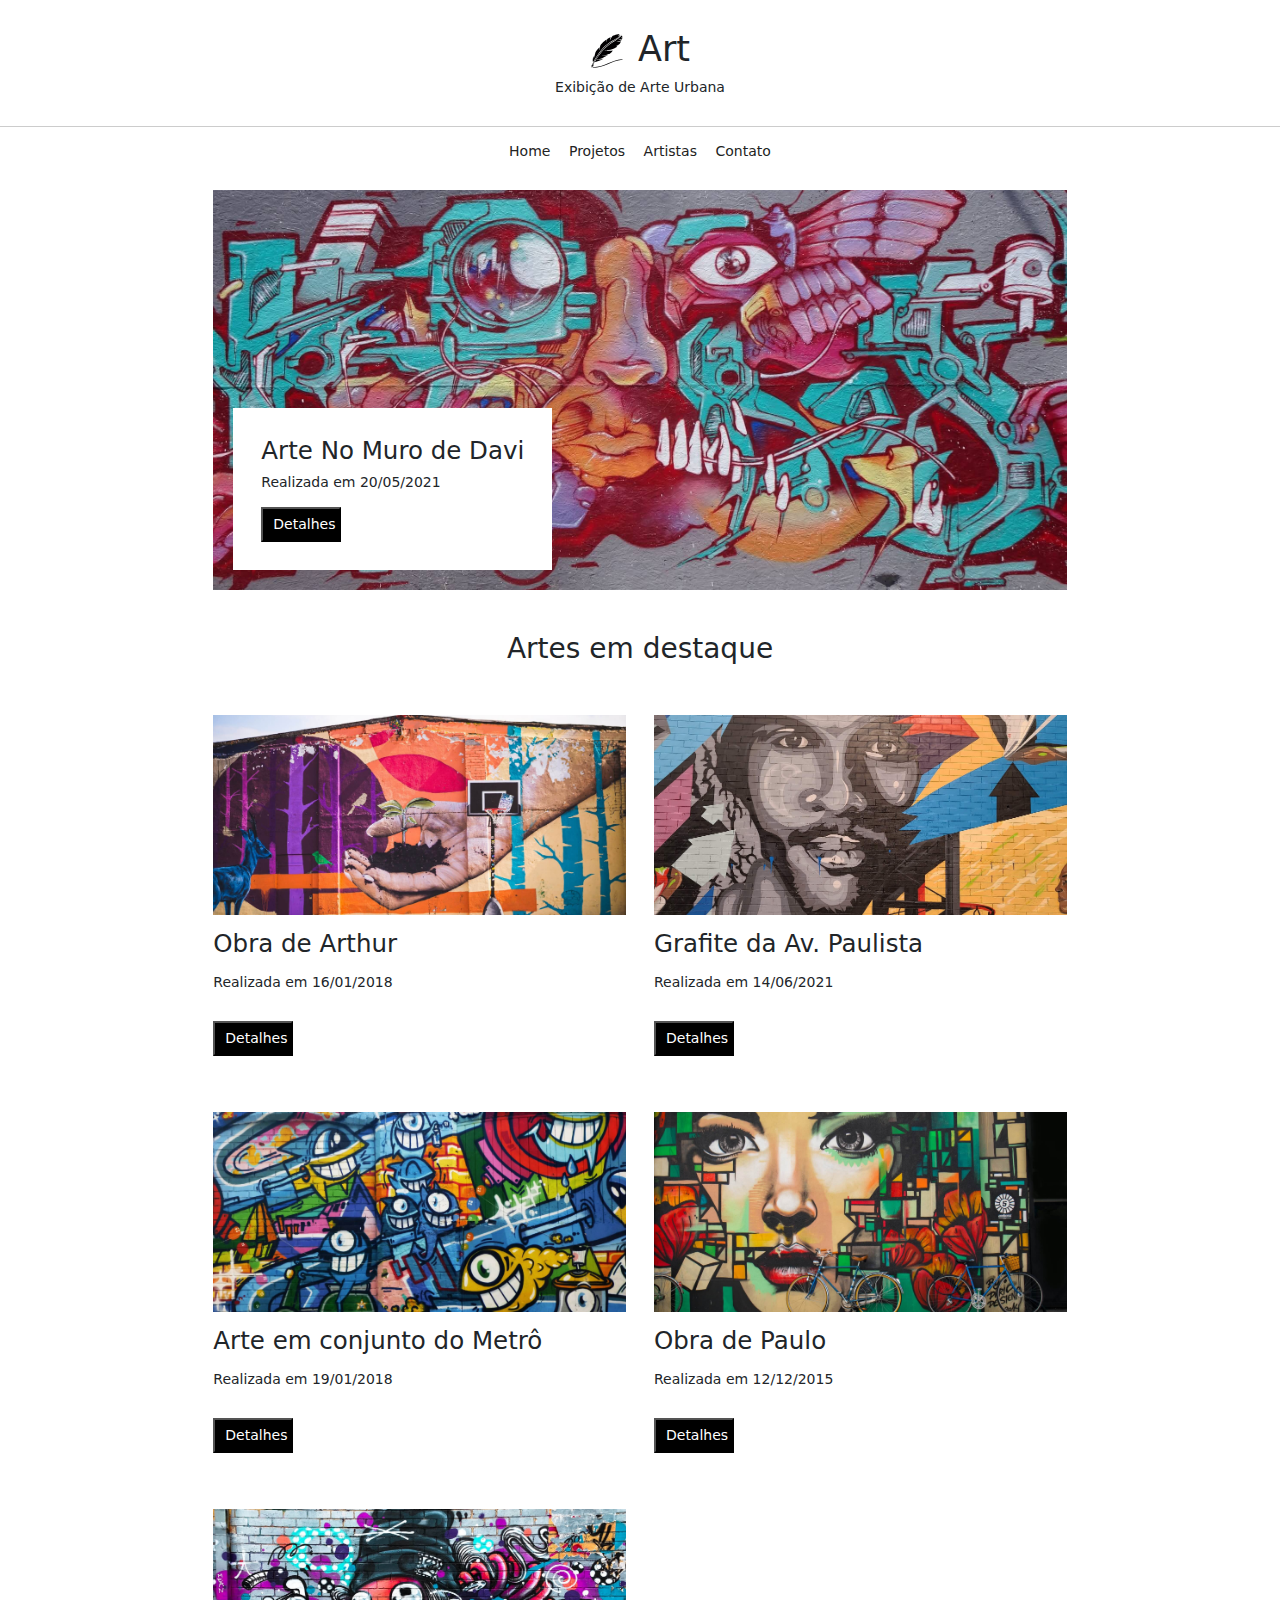
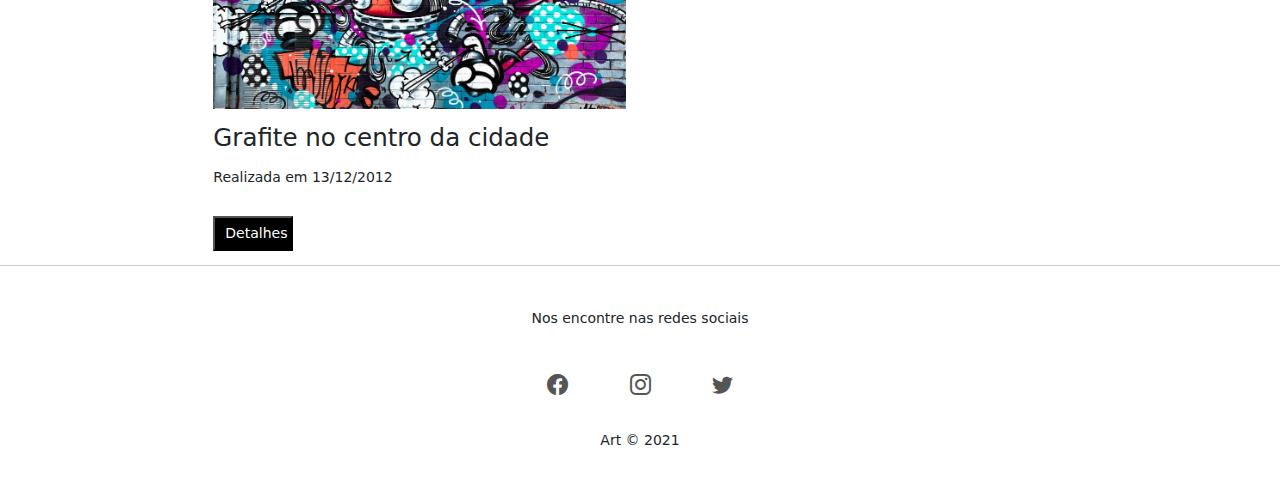
<file: Bootstrap/8 - Exposição_de_artes_urbanas_2/index.html>
<!DOCTYPE html>
<html lang="en">
<head>
  <meta charset="UTF-8">
  <meta http-equiv="X-UA-Compatible" content="IE=edge">
  <meta name="viewport" content="width=device-width, initial-scale=1.0">
  <title>Art</title>
  <!-- Estilos -->
  <link rel="stylesheet" href="css/style.css">
  <!-- Favicon -->
  <link rel="shortcut icon" href="img/favicon.ico" type="image/x-icon">
</head>
<body>
  <header>
    <div class="container-fluid">
      <div class="row justify-content-center" id="header-top">
        <div class="col-12 col-md-3">
          <h1><img src="./img/art_logo.svg" alt="">Art</h1>
          <p>Exibição de Arte Urbana</p>
        </div>
      </div>
      <nav class="row justify-content-center" id="header-bottom">
        <div class="col-10 col-md-3">
          <ul class="list-unstyled">
            <li><a href="#">Home</a></li>
            <li><a href="#">Projetos</a></li>
            <li><a href="#">Artistas</a></li>
            <li><a href="#">Contato</a></li>
          </ul>
        </div>
      </nav>
    </div>
  </header>

  <main>
    <div class="container col-12 col-md-8">
      <div class="row justify-content-center">
        <div class="col-11 col-md-12" id="main-img-container">
          <div id="img-caption">
            <h3>Arte No Muro de Davi</h2>
            <p>Realizada em 20/05/2021</p>
            <button class="btn-x">Detalhes</button>
          </div>
        </div>
      </div>

      <div class="row gy-5" id="other-arts-container">
        <div class="col-12">
          <h2>Artes em destaque</h2>
        </div>
        <div class="col-12 col-md-6 img-wrapper">
          <div class="img-container" id="img-2"></div>
          <h3>Obra de Arthur</h3>
          <p>Realizada em 16/01/2018</p>
          <button class="btn-x">Detalhes</button>
        </div>
        <div class="col-12 col-md-6 img-wrapper">
          <div class="img-container" id="img-3"></div>
          <h3>Grafite da Av. Paulista</h3>
          <p>Realizada em 14/06/2021</p>
          <button class="btn-x">Detalhes</button>
        </div>
        <div class="col-12 col-md-6 img-wrapper">
          <div class="img-container" id="img-4"></div>
          <h3>Arte em conjunto do Metrô</h3>
          <p>Realizada em 19/01/2018</p>
          <button class="btn-x">Detalhes</button>
        </div>
        <div class="col-12 col-md-6 img-wrapper">
          <div class="img-container" id="img-5"></div>
          <h3>Obra de Paulo</h3>
          <p>Realizada em 12/12/2015</p>
          <button class="btn-x">Detalhes</button>
        </div>
        <div class="col-12 col-md-6 img-wrapper">
          <div class="img-container" id="img-6"></div>
          <h3>Grafite no centro da cidade</h3>
          <p>Realizada em 13/12/2012</p>
          <button class="btn-x">Detalhes</button>
        </div>
      </div>
    </div>
  </main>
  <footer>
    <div class="container-fluid" id="footer-container">
      <div class="row justify-content-center">
        <div class="col-12">
          <p>Nos encontre nas redes sociais</p>
        </div>
        <div class="col-12" id="media-container">
          <a href="#"><i class="bi bi-facebook"></i></a>
          <a href="#"><i class="bi bi-instagram"></i></a>
          <a href="#"><i class="bi bi-twitter"></i></a>
        </div>
        <div class="col-12" id="copy-container">
          <p>Art &copy; 2021</p>
        </div>
      </div>
    </div>
  </footer>
</body>
</html>
</file>
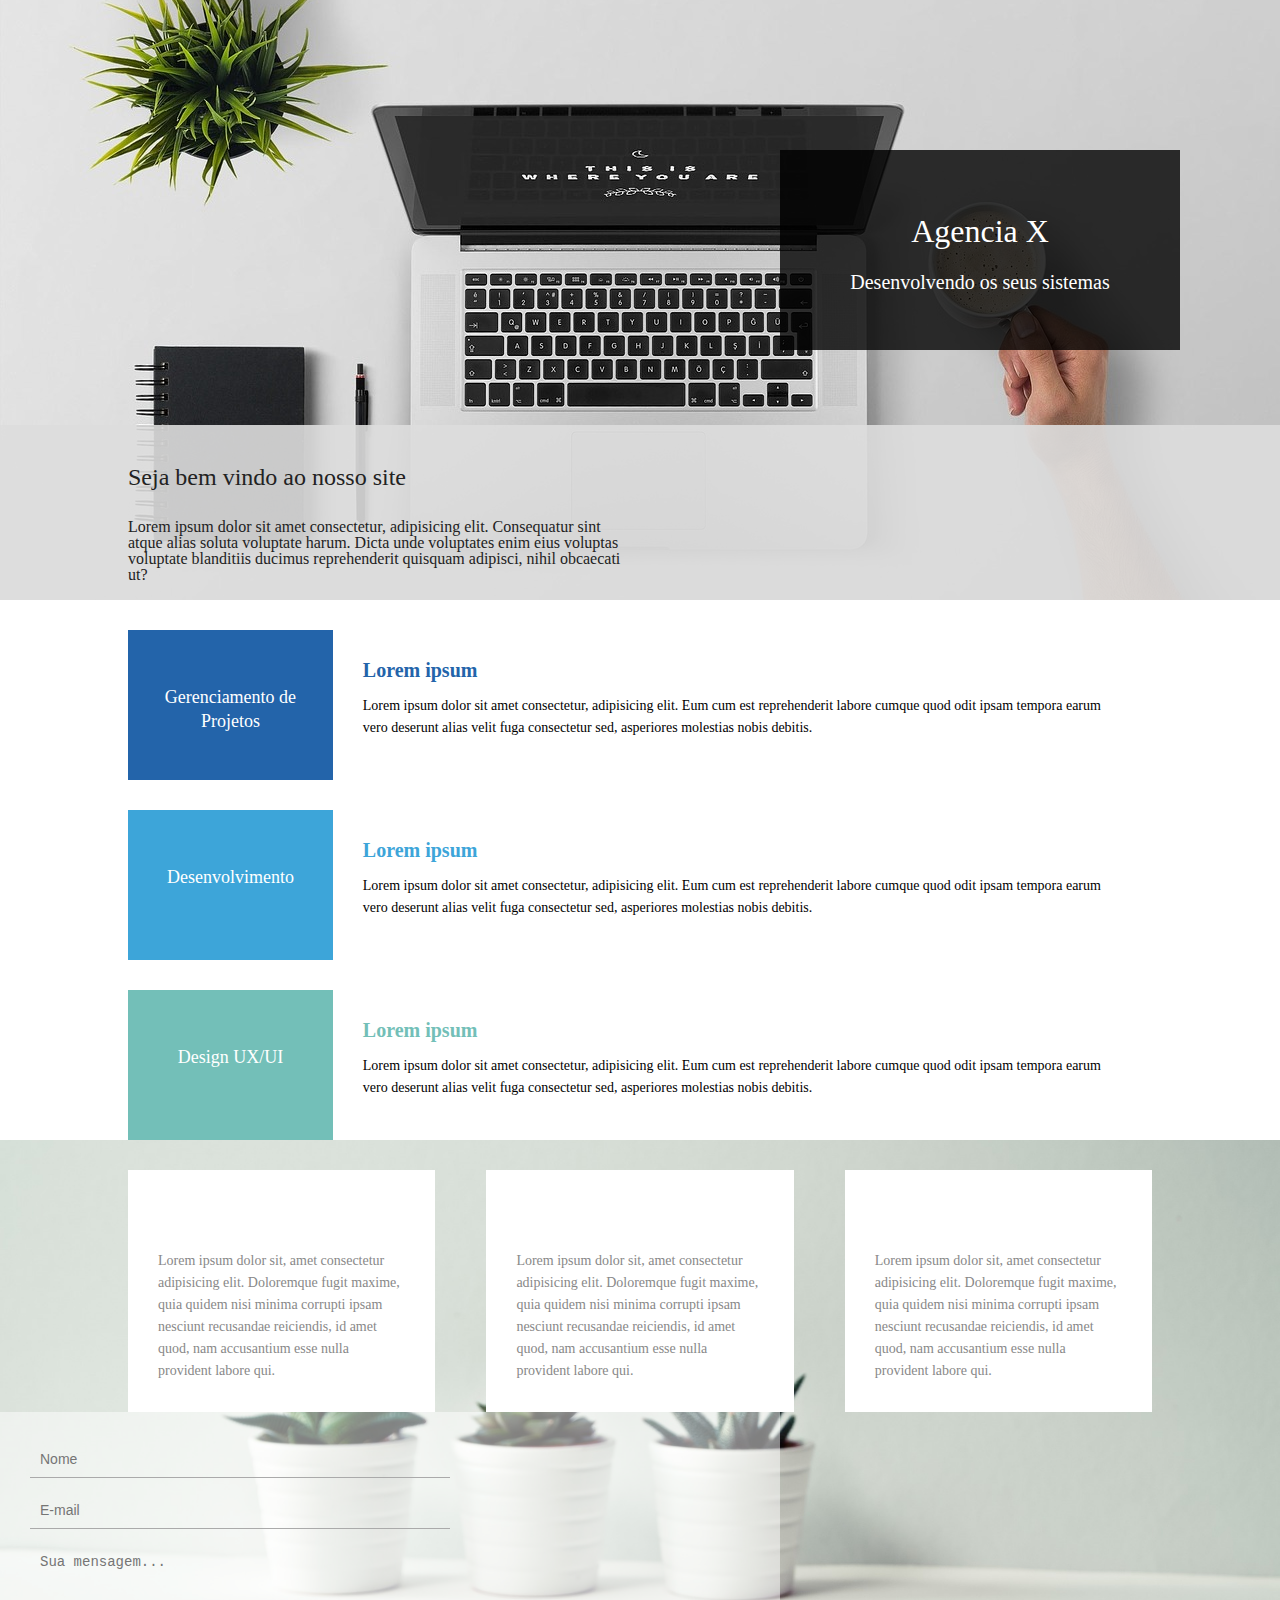
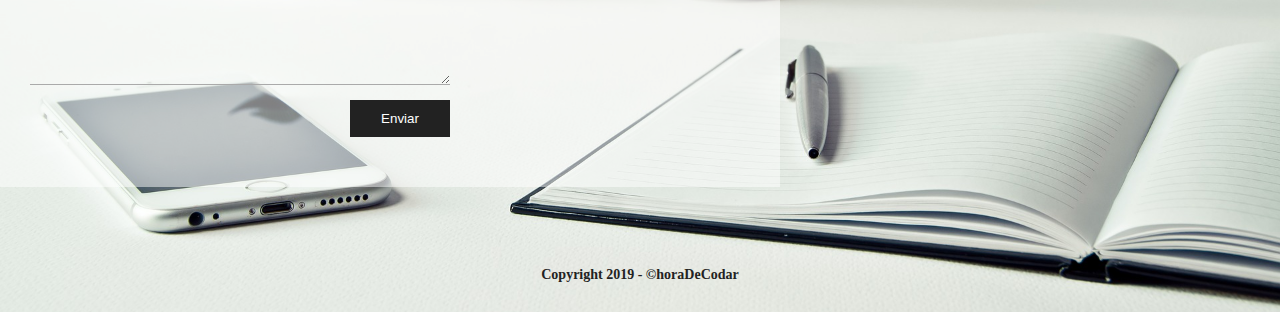
<file: CSS Puro/1- Agency_Float/index.html>
<!DOCTYPE html>
<html lang="en">
<head>
  <meta charset="UTF-8">
  <meta http-equiv="X-UA-Compatible" content="IE=edge">
  <meta name="viewport" content="width=device-width, initial-scale=1.0">
  <title>Site institucional</title>
  <!-- Font Awesome -->
  <link rel="stylesheet" href="https://cdnjs.cloudflare.com/ajax/libs/font-awesome/6.0.0-beta3/css/all.min.css" integrity="sha512-Fo3rlrZj/k7ujTnHg4CGR2D7kSs0v4LLanw2qksYuRlEzO+tcaEPQogQ0KaoGN26/zrn20ImR1DfuLWnOo7aBA==" crossorigin="anonymous" referrerpolicy="no-referrer" />
  <!-- Estilos -->
  <link rel="stylesheet" href="css/style.css">
  <link rel="stylesheet" href="css/reset.css">
</head>
<body>
  <div class="container">

    <!-- Banner -->

    <header>
      <div class="banner">
        <div class="box-container">
          <div class="box-background"></div>
          <div class="box-banner-title">
            <h1>Agencia X</h1>
            <p>Desenvolvendo os seus sistemas</p>
          </div>
        </div>
        <div class="company-info-container">
          <div class="company-info-background"></div>
          <div class="company-info-titlebox">
            <h2>Seja bem vindo ao nosso site</h2>
            <p>Lorem ipsum dolor sit amet consectetur, adipisicing elit. Consequatur sint atque alias soluta voluptate harum. Dicta unde voluptates enim eius voluptas voluptate blanditiis ducimus reprehenderit quisquam adipisci, nihil obcaecati ut?</p>
          </div>
        </div>
      </div>
    </header>

    <!-- Seção de Serviços -->

    <section>
      <div class="services-container">
        <div class="service-box">
          <div class="service-title" id="box-1">
            <p>Gerenciamento de Projetos</p>
          </div>
          <div class="service-description">
            <h3  id="box-1-title">Lorem ipsum</h3>
            <p>Lorem ipsum dolor sit amet consectetur, adipisicing elit. Eum cum est reprehenderit labore cumque quod odit ipsam tempora earum vero deserunt alias velit fuga consectetur sed, asperiores molestias nobis debitis.</p>
          </div>
        </div>
        <div class="service-box">
          <div class="service-title" id="box-2">
            <p>Desenvolvimento</p>
          </div>
          <div class="service-description" >
            <h3 id="box-2-title">Lorem ipsum</h3>
            <p>Lorem ipsum dolor sit amet consectetur, adipisicing elit. Eum cum est reprehenderit labore cumque quod odit ipsam tempora earum vero deserunt alias velit fuga consectetur sed, asperiores molestias nobis debitis.</p>
          </div>
        </div>
        <div class="service-box">
          <div class="service-title" id="box-3">
            <p>Design UX/UI</p>
          </div>
          <div class="service-description">
            <h3 id="box-3-title">Lorem ipsum</h3>
            <p>Lorem ipsum dolor sit amet consectetur, adipisicing elit. Eum cum est reprehenderit labore cumque quod odit ipsam tempora earum vero deserunt alias velit fuga consectetur sed, asperiores molestias nobis debitis.</p>
          </div>
        </div>
      </div>
    </section>
    <!-- About -->
    <div class="footer-container">
      <section>
        <div class="about-container">
          <div class="about-card">
            <i class="fas fa-server"></i>
            <p>Lorem ipsum dolor sit, amet consectetur adipisicing elit. Doloremque fugit maxime, quia quidem nisi minima corrupti ipsam nesciunt recusandae reiciendis, id amet quod, nam accusantium esse nulla provident labore qui.</p>
          </div>
          <div class="about-card middle-card">
            <i class="fas fa-briefcase"></i>
            <p>Lorem ipsum dolor sit, amet consectetur adipisicing elit. Doloremque fugit maxime, quia quidem nisi minima corrupti ipsam nesciunt recusandae reiciendis, id amet quod, nam accusantium esse nulla provident labore qui.</p>
          </div>
          <div class="about-card">
            <i class="fas fa-tablet-alt"></i>
            <p>Lorem ipsum dolor sit, amet consectetur adipisicing elit. Doloremque fugit maxime, quia quidem nisi minima corrupti ipsam nesciunt recusandae reiciendis, id amet quod, nam accusantium esse nulla provident labore qui.</p>
          </div>
        </div>
      </section>
      <footer>
        <div class="form-container">
          <div class="form-background"></div>
          <form action="">
            <input type="text" name="name" id="name" placeholder="Nome">
            <input type="email" name="email" id="email" placeholder="E-mail">
            <textarea name="message" id="message" cols="30" rows="10" placeholder="Sua mensagem..."></textarea>
            <input type="submit" value="Enviar" class="submit">
          </form>
        </div>

        <div class="copyright">
          <p>Copyright 2019 - &copy;horaDeCodar</p>
        </div>
      </footer>
    </div>
  </div>
</body>
</html>
</file>
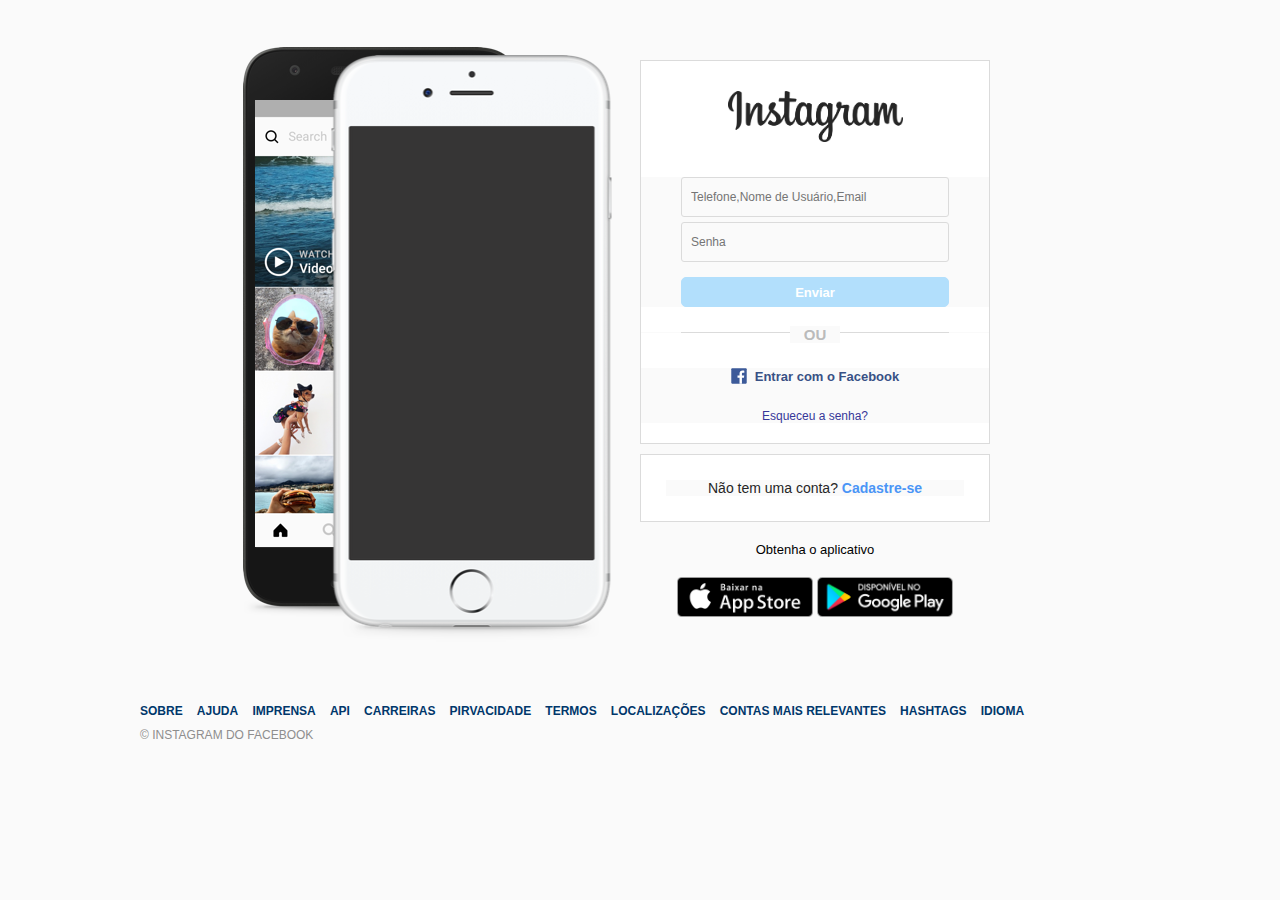
<file: CSS Puro/2- Instagram Home/index.html>
<!DOCTYPE html>
<html lang="en">
<head>
    <meta charset="UTF-8">
    <meta http-equiv="X-UA-Compatible" content="IE=edge">
    <meta name="viewport" content="width=device-width, initial-scale=1.0, maximum-scale=1, user-scalable=no">
    <title>Instagram</title>
    <link rel="stylesheet" href="css/style.css">
    <link rel="shortcut icon" href="img/favicon.png" type="image/x-icon">
</head>
<body>
    <main>
        <div id="main-container">
            <div id="banner-container">
                <img src="img/imagem_cel_exterior.png" alt="">
            </div>
            <div id="form-container">
                <!--Formulário de Login -->
                <div id="form-box">
                    <img src="img/logo_instagram.png" alt="Instagram" id="logo-insta">
                    <form action="" id="login-form">
                        <input type="text" name="username" id="" placeholder="Telefone,Nome de Usuário,Email">
                        <input type="password" name="password" id="" placeholder="Senha">
                        <input type="submit" value="Enviar">
                    </form>

                    <!-- Separador -->
                    <div class="separator">
                        <div class="line"></div>
                        <span>Ou</span>
                    </div>
                    <!-- Links Alternativos -->
                    <div class="other-links">
                        <div id="facebook-login">
                            <a href="">
                                <img src="img/logo_facebook.svg" alt="">
                                <span>Entrar com o Facebook</span>
                            </a>
                        </div>
                        <div id="forgot-pass">
                            <a href="">Esqueceu a senha?</a>
                        </div>
                    </div>
                </div>
                <!-- Registrar -->
                <div id="register-container">
                    <p>Não tem uma conta? <a href="">Cadastre-se</a></p>
                </div>
                <!-- Obter o app -->
                <div id="get-app-container">
                    <p>Obtenha o aplicativo</p>
                    <a href=""><img src="img/botao_apple.png" alt="Apple Store"></a>
                    <a href=""><img src="img/botao_google_play.png" alt="Google Play Store"></a>
                </div>
            </div>
        </div>
    </main>
    <footer>
        <nav>
            <ul id="footer-links">
                <li><a href="">Sobre</a></li>
                <li><a href="">Ajuda</a></li>
                <li><a href="">Imprensa</a></li>
                <li><a href="">API</a></li>
                <li><a href="">Carreiras</a></li>
                <li><a href="">Pirvacidade</a></li>
                <li><a href="">Termos</a></li>
                <li><a href="">Localizações</a></li>
                <li><a href="">Contas mais relevantes</a></li>
                <li><a href="">Hashtags</a></li>
                <li><a href="">Idioma</a></li>
            </ul>
        </nav>
        <p id="copyright">&copy; Instagram do Facebook</p>
    </footer>
</body>
</html>
</file>
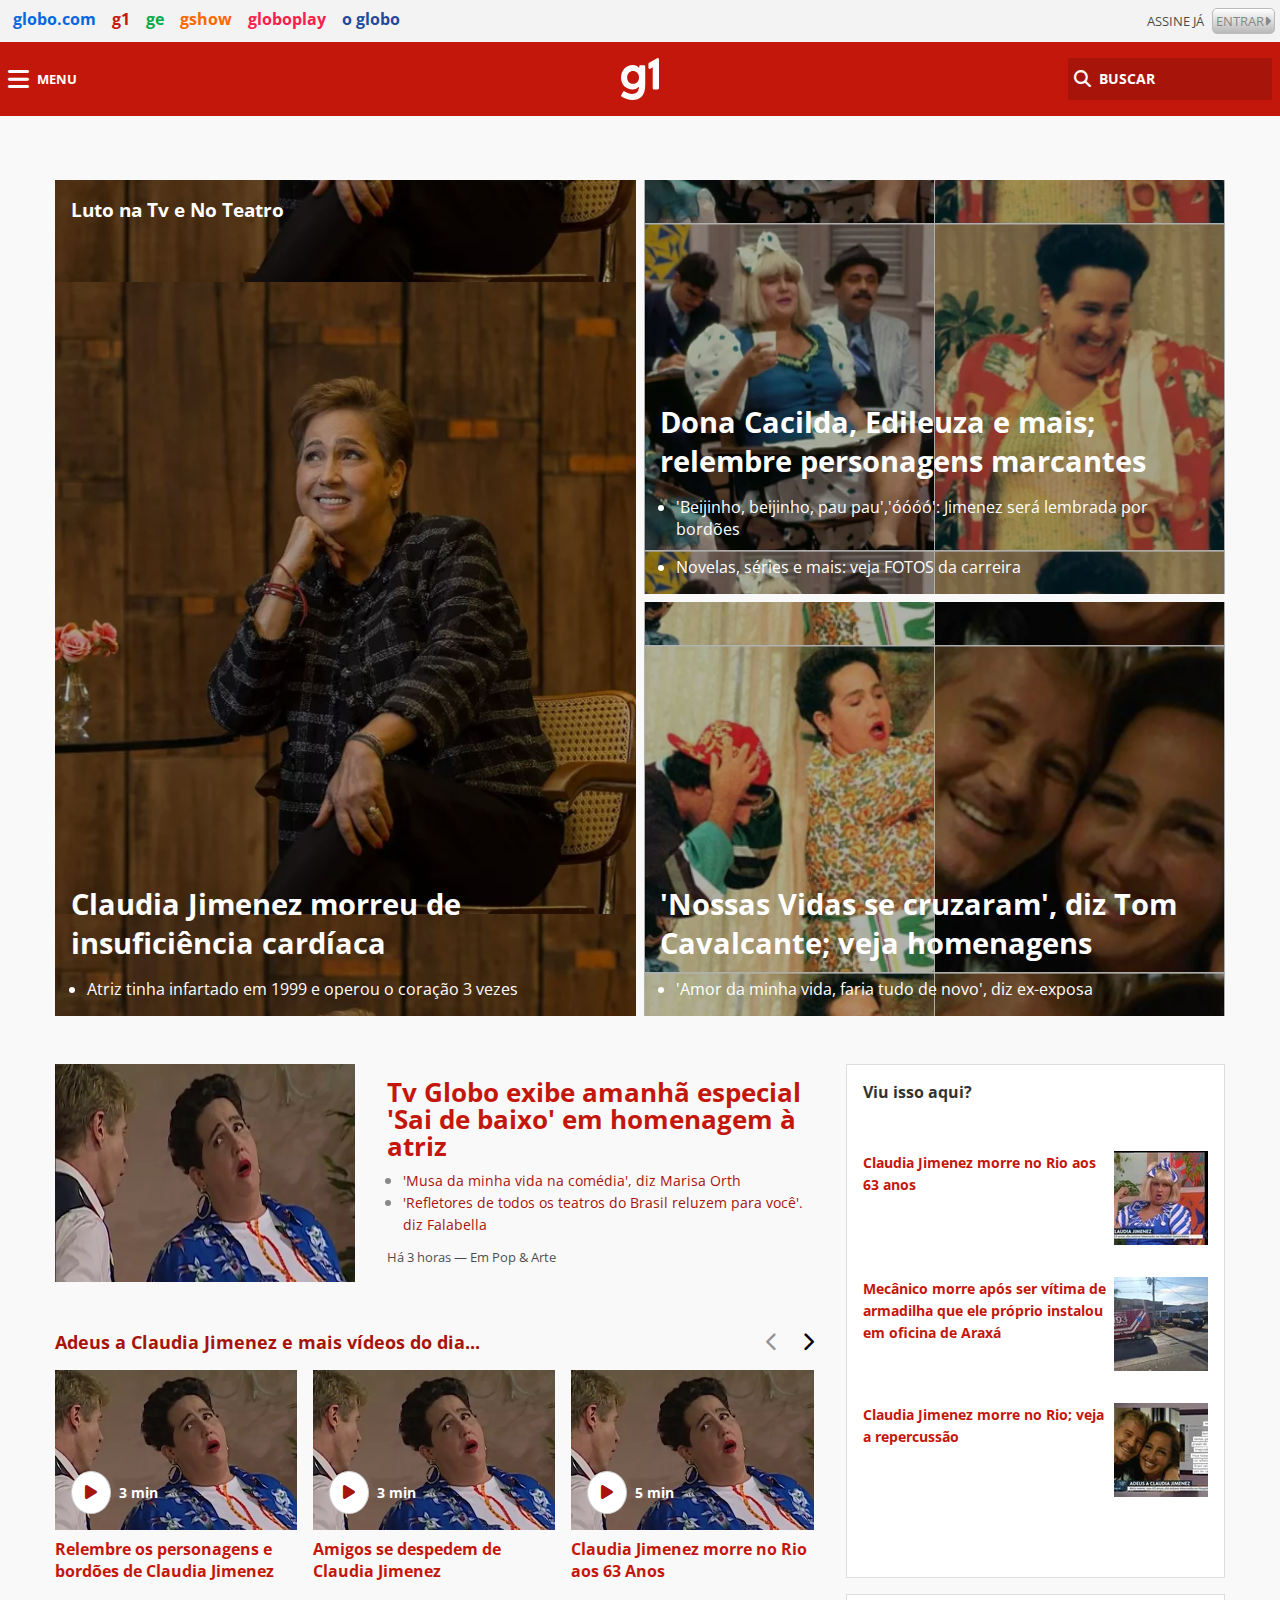
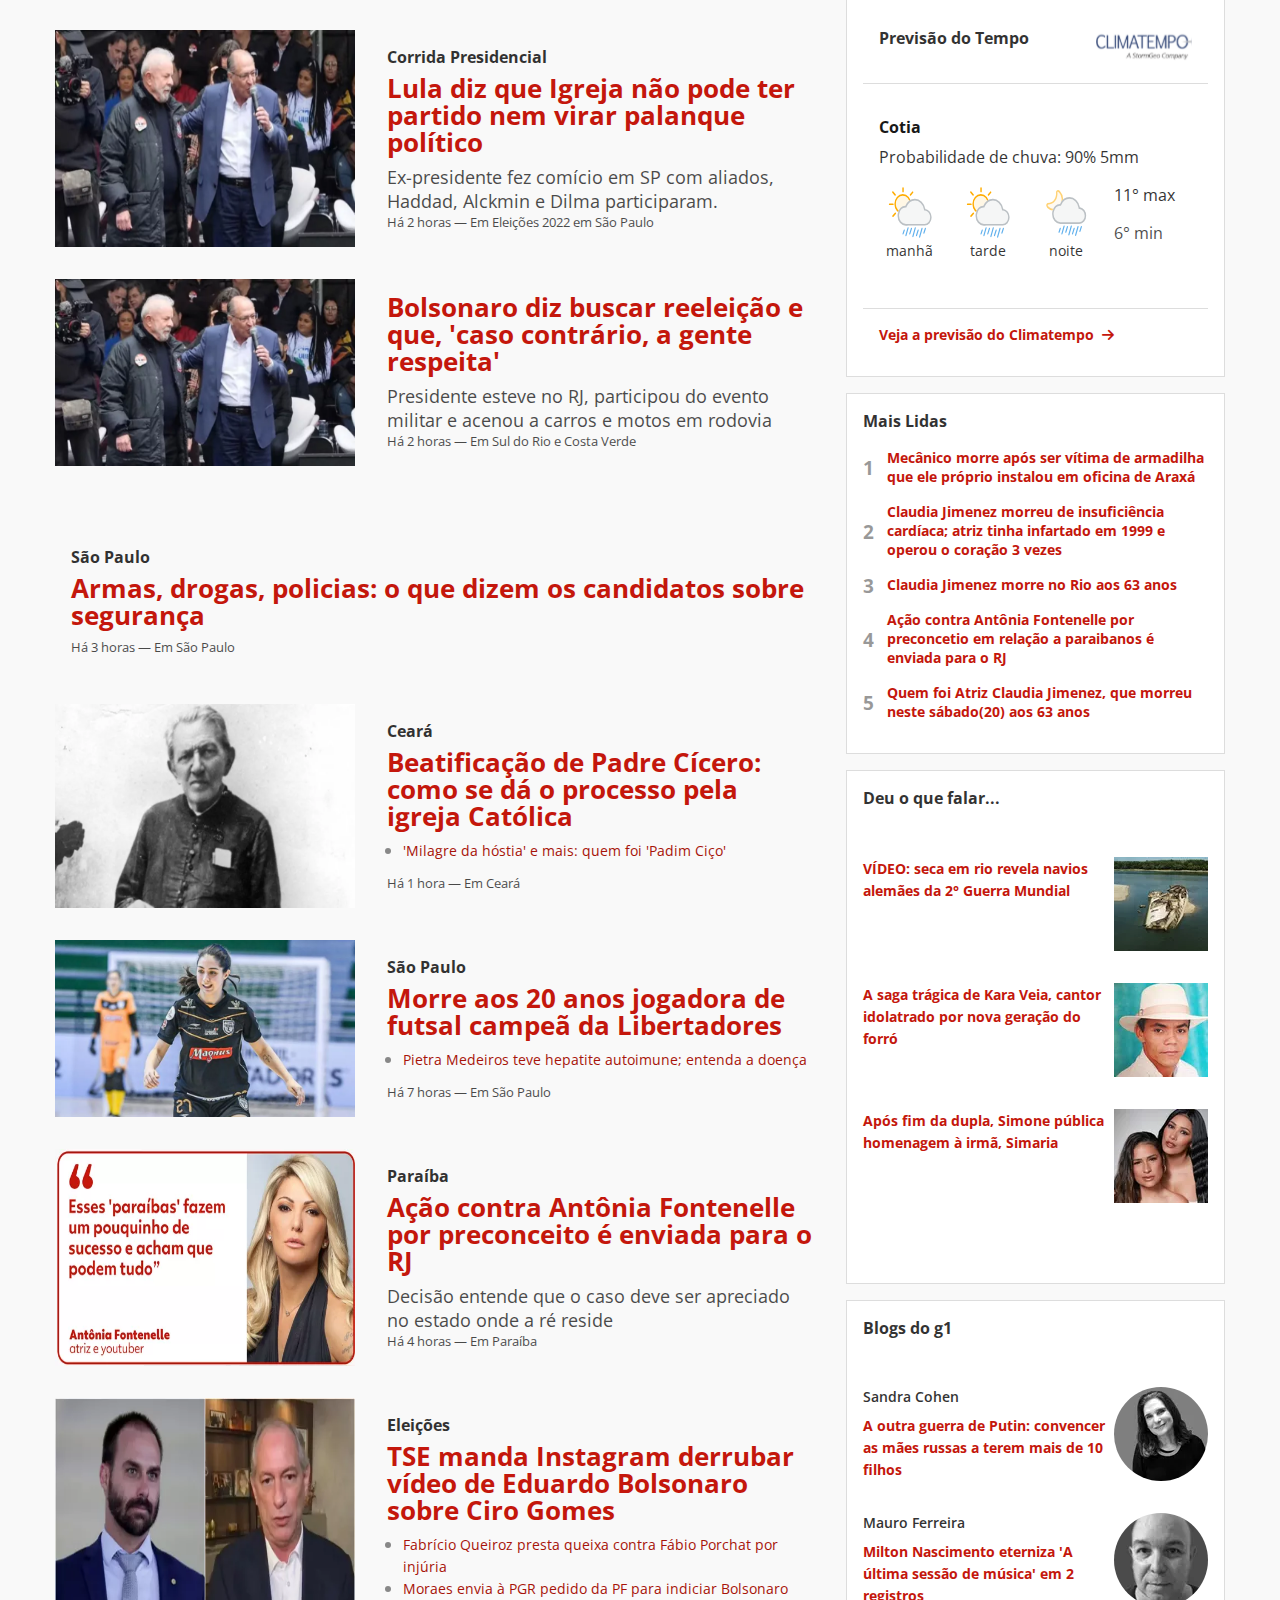
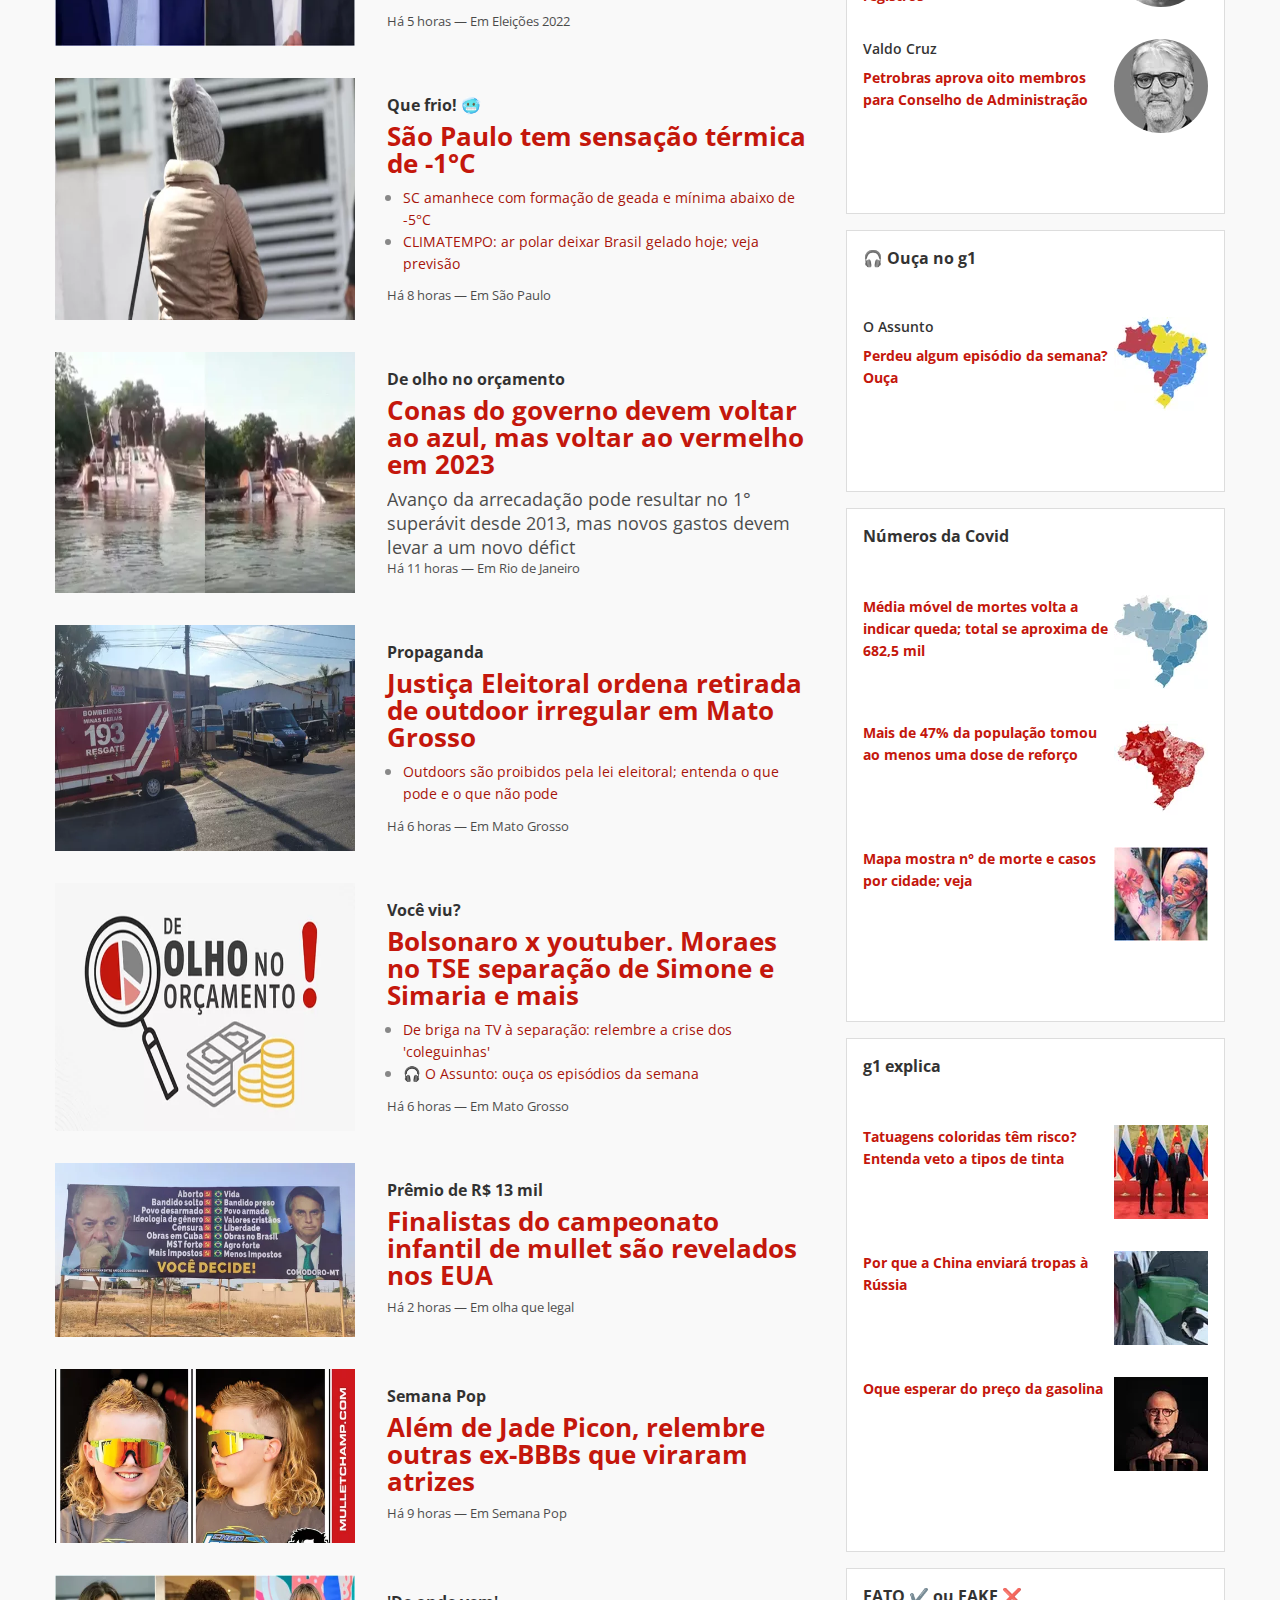
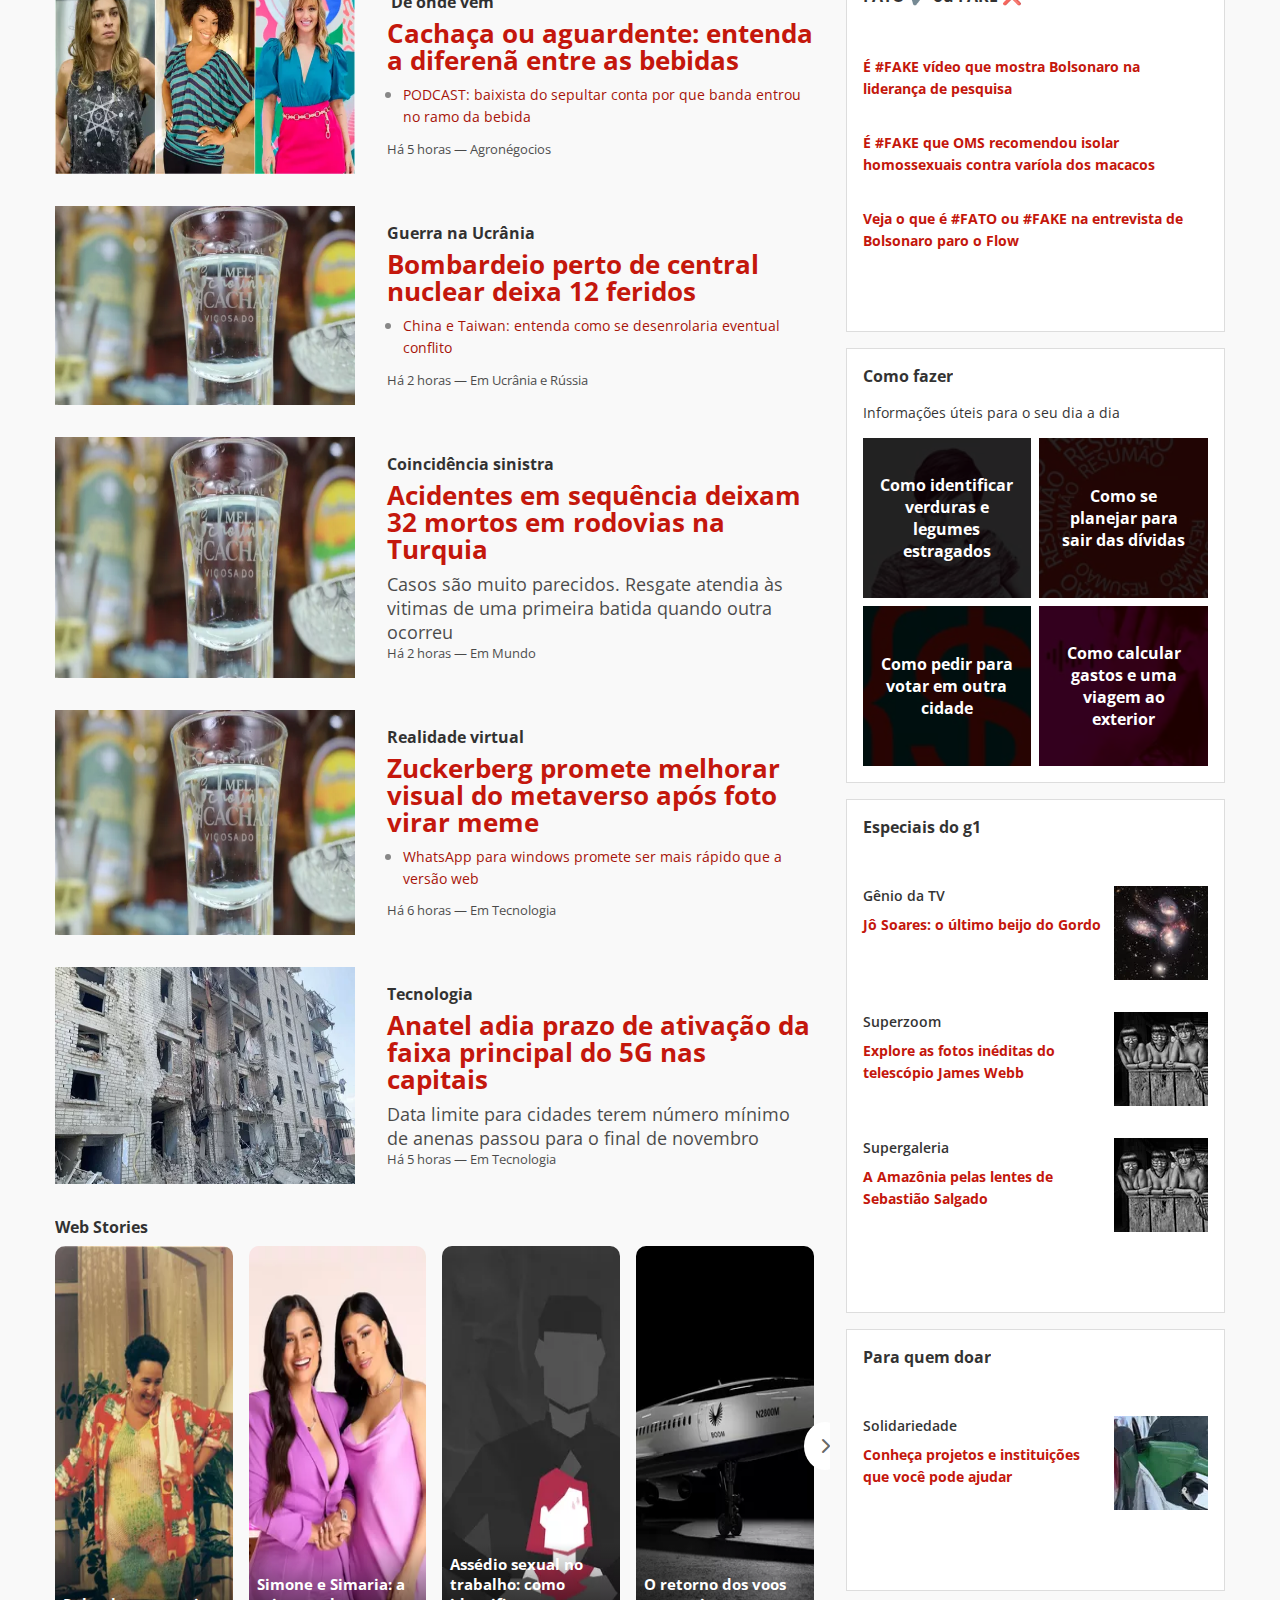
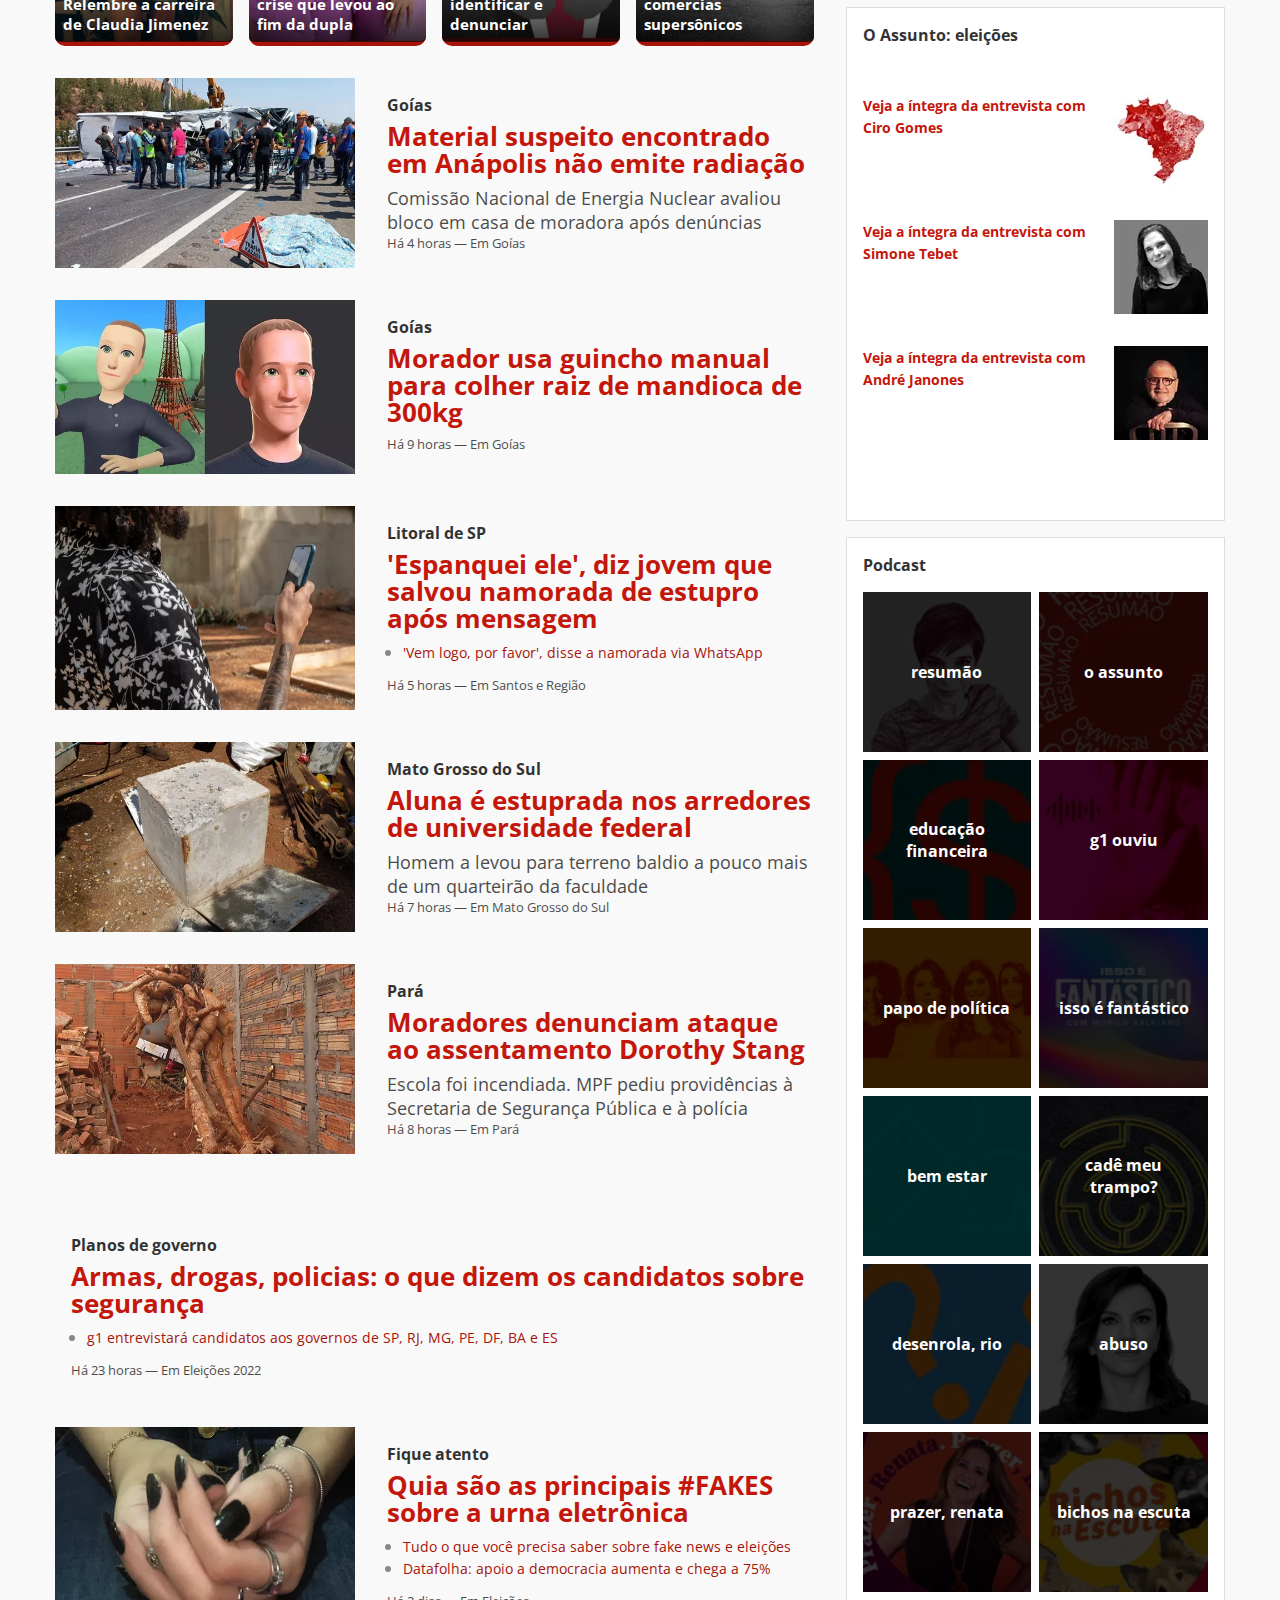
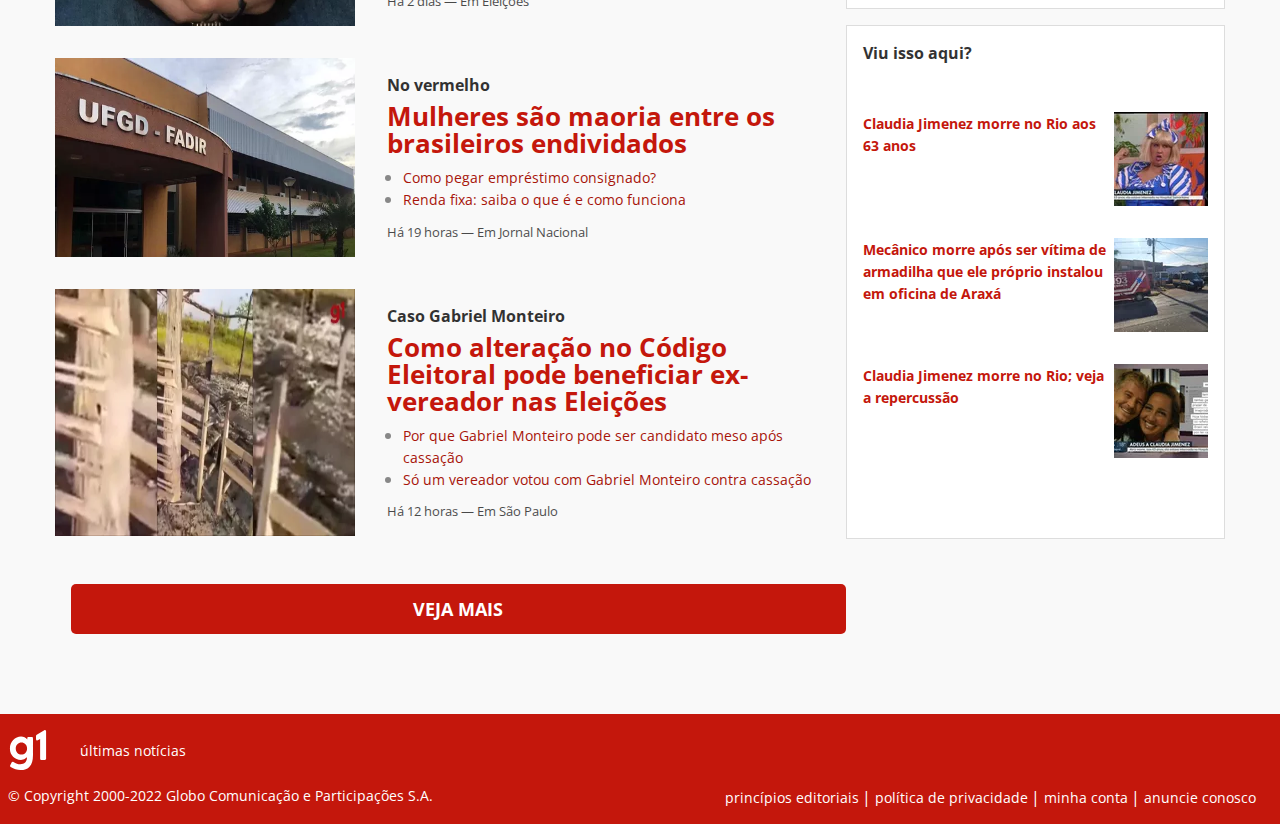
<file: CSS Puro/5- Clone G1/index.html>
<!DOCTYPE html>
<html lang="en">

<head>
  <meta charset="UTF-8">
  <meta http-equiv="X-UA-Compatible" content="IE=edge">
  <meta name="viewport" content="width=device-width, initial-scale=1.0">
  <title>G1 - O portal de notícias da Globo</title>
  <link rel="stylesheet" href="./css/style.css">
  <link rel="shortcut icon" href="./img/g1-favicon.png" type="image/x-icon">
</head>

<body>
  <!-- Site G1 no dia 20/08/2022 -->
  <header>
    <div class="top-navbar top-nav--bg">
      <nav class="top-navbar__nav">
        <ul class="top-navbar__list">
          <li class="top-navbar__item">
            <a href="#" class="top-navbar__link" id="nav-link-1">globo.com</a>
          </li>
          <li class="top-navbar__item">
            <a href="#" class="top-navbar__link" id="nav-link-2">g1</a>
          </li>
          <li class="top-navbar__item">
            <a href="#" class="top-navbar__link" id="nav-link-3">ge</a>
          </li>
          <li class="top-navbar__item">
            <a href="#" class="top-navbar__link" id="nav-link-4">gshow</a>
          </li>
          <li class="top-navbar__item">
            <a href="#" class="top-navbar__link" id="nav-link-5">globoplay</a>
          </li>
          <li class="top-navbar__item">
            <a href="#" class="top-navbar__link" id="nav-link-6">o globo</a>
          </li>
        </ul>
      </nav>
      <div class="top-navbar__account">
        <a href="#" class="top-nav__call call--style">Assine Já</a>
        <button class="top-nav__login-btn login-btn--skin login-btn--bg">Entrar <i
            class="fas fa-caret-right"></i></button>
      </div>
    </div>
    <div class="main-navbar main-navbar--style">
      <button class="main-navbar__menu">
        <i class="fas fa-bars menu__icon"></i>
        <span class="menu__text">Menu</span>
      </button>
      <img src="./img/g1-logo.svg" alt="" srcset="" class="main-navbar__logo">
      <form action="" class="main-navbar__search-form">
        <i class="fas fa-search search-form__icon"></i>
        <input type="text" name="search" id="search" class="search-form__input input--style input--placeholder"
          placeholder="Buscar">
      </form>
    </div>
  </header>
  <main>
    <section id="main-news">
      <div class="main-news__new main-new--bg main-news--first">
        <span class="main-new__label main-new-label--style">Luto na Tv e No Teatro</span>
        <h2 class="main-new__title"><a href="#" class="link link--white link--xl link--full"> Claudia Jimenez morreu de
            insuficiência cardíaca</a></h2>
        <ul class="main-new__list">
          <li>
            <span class="main-new__sub">Atriz tinha infartado em 1999 e operou o coração 3 vezes</span>
          </li>
        </ul>
      </div>
      <div class="main-news__new main-new--bg">
        <h2 class="main-new__title"><a href="#" class="link link--white link--xl link--full"> Dona Cacilda, Edileuza e
            mais; relembre personagens marcantes</a></h2>
        <ul class="main-new__list">
          <li>
            <span class="main-new__sub">'Beijinho, beijinho, pau pau','óóóó': Jimenez será lembrada por
              bordões</span>
          </li>
          <li>
            <span class="main-new__sub">Novelas, séries e mais: veja FOTOS da carreira</span>
          </li>
        </ul>
      </div>
      <div class="main-news__new main-new--bg">
        <h2 class="main-new__title"><a href="#" class="link link--white link--xl link--full"> 'Nossas Vidas se
            cruzaram', diz Tom Cavalcante; veja homenagens</a></h2>
        <ul class="main-new__list">
          <li>
            <span class="main-new__sub">'Amor da minha vida, faria tudo de novo', diz ex-exposa</span>
          </li>
        </ul>
      </div>
    </section>
    <section id="other-news">
      <div class="new">
        <div class="new__img-container">
          <img src="./img/news1.webp" alt="" title="" class="new__img">
        </div>
        <div class="new__text">
          <h3 class="new__title">
            <a href="#" class="link link--hover link--md-lg">Tv Globo exibe amanhã especial 'Sai de baixo' em homenagem
              à atriz</a>
          </h3>
          <ul class="new__list">
            <li class="new-list__item">
              <a href="#" class="new-list__link">'Musa da minha vida na comédia', diz Marisa Orth</a>
            </li>
            <li class="new-list__item">
              <a href="#" class="new-list__link">'Refletores de todos os teatros do Brasil reluzem para você'. diz
                Falabella</a>
            </li>
          </ul>
          <span class="new__info">Há 3 horas — Em Pop & Arte</span>
        </div>
      </div>
      <div class="video-slider">
        <div class="video-slider__top">
          <h4 class="video-slider__title">Adeus a Claudia Jimenez e mais vídeos do dia...</h4>
          <div class="video-slider__change">
            <button class="video-slider__caret caret--disabled">
              <i class="fas fa-chevron-left"></i>
            </button>
            <button class="video-slider__caret">
              <i class="fas fa-chevron-right"></i>
            </button>
          </div>
        </div>
        <div class="video-slider__items">
          <div class="video-slider__video">
            <div class="video__thumb video-thumb--bg">
              <div class="video-info">
                <button class="video__play-btn play-btn--style">
                  <i class="fas fa-play"></i>
                </button>
                <span class="video__duration">3 min</span>
              </div>
            </div>
            <h5 class="video__title"><a href="#" class="link link--hover video--link"> Relembre os personagens e bordões
                de Claudia Jimenez</a></h5>
          </div>
          <div class="video-slider__video">
            <div class="video__thumb video-thumb--bg">
              <div class="video-info">
                <button class="video__play-btn play-btn--style">
                  <i class="fas fa-play"></i>
                </button>
                <span class="video__duration">3 min</span>
              </div>
            </div>
            <h5 class="video__title"><a href="#" class="link link--hover video--link"> Amigos se despedem de Claudia
                Jimenez</a></h5>
          </div>
          <div class="video-slider__video">
            <div class="video__thumb video-thumb--bg">
              <div class="video-info">
                <button class="video__play-btn play-btn--style">
                  <i class="fas fa-play"></i>
                </button>
                <span class="video__duration">5 min</span>
              </div>
            </div>
            <h5 class="video__title"><a href="#" class="link link--hover video--link"> Claudia Jimenez morre no Rio aos
                63 Anos</a></h5>
          </div>

        </div>
      </div>
      <div class="new">
        <div class="new__img-container">
          <img src="./img/news2.webp" alt="" title="" class="new__img">
        </div>
        <div class="new__text">
          <span class="new__category">Corrida Presidencial</span>
          <h3 class="new__title">
            <a href="#" class="link link--hover link--md-lg">Lula diz que Igreja não pode ter partido nem virar palanque
              político</a>
          </h3>
          <p class="new__desc">Ex-presidente fez comício em SP com aliados, Haddad, Alckmin e Dilma participaram.</p>
          <span class="new__info">Há 2 horas — Em Eleições 2022 em São Paulo</span>
        </div>
      </div>
      <div class="new">
        <div class="new__img-container">
          <img src="./img/news2.webp" alt="" title="" class="new__img">
        </div>
        <div class="new__text">
          <h3 class="new__title">
            <a href="#" class="link link--hover link--md-lg">Bolsonaro diz buscar reeleição e que, 'caso contrário, a
              gente respeita'</a>
          </h3>
          <p class="new__desc">Presidente esteve no RJ, participou do evento militar e acenou a carros e motos em
            rodovia</p>
          <span class="new__info">Há 2 horas — Em Sul do Rio e Costa Verde</span>
        </div>
      </div>
      <div class="new new--full">
        <div class="new__text">
          <span class="new__category">São Paulo</span>
          <h3 class="new__title">
            <a href="#" class="link link--hover link--md-lg">Armas, drogas, policias: o que dizem os candidatos sobre
              segurança</a>
          </h3>
          <span class="new__info">Há 3 horas — Em São Paulo</span>
        </div>
      </div>
      <div class="new">
        <div class="new__img-container">
          <img src="./img/news3.webp" alt="" title="" class="new__img">
        </div>
        <div class="new__text">
          <span class="new__category">Ceará</span>
          <h3 class="new__title">
            <a href="#" class="link link--hover link--md-lg">Beatificação de Padre Cícero: como se dá o processo pela
              igreja Católica</a>
          </h3>
          <ul class="new__list">
            <li class="new-list__item">
              <a href="#" class="new-list__link">'Milagre da hóstia' e mais: quem foi 'Padim Ciço'</a>
            </li>
          </ul>
          <span class="new__info">Há 1 hora — Em Ceará</span>
        </div>
      </div>
      <div class="new">
        <div class="new__img-container">
          <img src="./img/news4.webp" alt="" title="" class="new__img">
        </div>
        <div class="new__text">
          <span class="new__category">São Paulo</span>
          <h3 class="new__title">
            <a href="#" class="link link--hover link--md-lg">Morre aos 20 anos jogadora de futsal campeã da
              Libertadores</a>
          </h3>
          <ul class="new__list">
            <li class="new-list__item">
              <a href="#" class="new-list__link">Pietra Medeiros teve hepatite autoimune; entenda a doença</a>
            </li>
          </ul>
          <span class="new__info">Há 7 horas — Em São Paulo</span>
        </div>
      </div>
      <div class="new">
        <div class="new__img-container">
          <img src="./img/news5.webp" alt="" title="" class="new__img">
        </div>
        <div class="new__text">
          <span class="new__category">Paraíba</span>
          <h3 class="new__title">
            <a href="#" class="link link--hover link--md-lg">Ação contra Antônia Fontenelle por preconceito é enviada
              para o RJ</a>
          </h3>
          <p class="new__desc">Decisão entende que o caso deve ser apreciado no estado onde a ré reside</p>
          <span class="new__info">Há 4 horas — Em Paraíba</span>
        </div>
      </div>
      <div class="new">
        <div class="new__img-container">
          <img src="./img/news6.webp" alt="" title="" class="new__img">
        </div>
        <div class="new__text">
          <span class="new__category">Eleições</span>
          <h3 class="new__title">
            <a href="#" class="link link--hover link--md-lg">TSE manda Instagram derrubar vídeo de Eduardo Bolsonaro
              sobre Ciro Gomes</a>
          </h3>
          <ul class="new__list">
            <li class="new-list__item">
              <a href="#" class="new-list__link">Fabrício Queiroz presta queixa contra Fábio Porchat por injúria</a>
            </li>
            <li class="new-list__item">
              <a href="#" class="new-list__link">Moraes envia à PGR pedido da PF para indiciar Bolsonaro</a>
            </li>
          </ul>
          <span class="new__info">Há 5 horas — Em Eleições 2022</span>
        </div>
      </div>
      <div class="new">
        <div class="new__img-container">
          <img src="./img/news7.webp" alt="" title="" class="new__img">
        </div>
        <div class="new__text">
          <span class="new__category">Que frio! 🥶</span>
          <h3 class="new__title">
            <a href="#" class="link link--hover link--md-lg">São Paulo tem sensação térmica de -1°C</a>
          </h3>
          <ul class="new__list">
            <li class="new-list__item">
              <a href="#" class="new-list__link">SC amanhece com formação de geada e mínima abaixo de -5°C</a>
            </li>
            <li class="new-list__item">
              <a href="#" class="new-list__link">CLIMATEMPO: ar polar deixar Brasil gelado hoje; veja previsão</a>
            </li>
          </ul>
          <span class="new__info">Há 8 horas — Em São Paulo</span>
        </div>
      </div>
      <div class="new">
        <div class="new__img-container">
          <img src="./img/news8.webp" alt="" title="" class="new__img">
        </div>
        <div class="new__text">
          <span class="new__category">De olho no orçamento</span>
          <h3 class="new__title">
            <a href="#" class="link link--hover link--md-lg">Conas do governo devem voltar ao azul, mas voltar ao
              vermelho em 2023</a>
          </h3>
          <p class="new__desc">Avanço da arrecadação pode resultar no 1° superávit desde 2013, mas novos gastos devem
            levar a um novo défict</p>
          <span class="new__info">Há 11 horas — Em Rio de Janeiro</span>
        </div>
      </div>
      <div class="new">
        <div class="new__img-container">
          <img src="./img/news9.webp" alt="" title="" class="new__img">
        </div>
        <div class="new__text">
          <span class="new__category">Propaganda</span>
          <h3 class="new__title">
            <a href="#" class="link link--hover link--md-lg">Justiça Eleitoral ordena retirada de outdoor irregular em
              Mato Grosso</a>
          </h3>
          <ul class="new__list">
            <li class="new-list__item">
              <a href="#" class="new-list__link">Outdoors são proibidos pela lei eleitoral; entenda o que pode e o que
                não pode</a>
            </li>
          </ul>
          <span class="new__info">Há 6 horas — Em Mato Grosso</span>
        </div>
      </div>
      <div class="new">
        <div class="new__img-container">
          <img src="./img/news10.webp" alt="" title="" class="new__img">
        </div>
        <div class="new__text">
          <span class="new__category">Você viu?</span>
          <h3 class="new__title">
            <a href="#" class="link link--hover link--md-lg">Bolsonaro x youtuber. Moraes no TSE separação de Simone e
              Simaria e mais</a>
          </h3>
          <ul class="new__list">
            <li class="new-list__item">
              <a href="#" class="new-list__link">De briga na TV à separação: relembre a crise dos 'coleguinhas'</a>
            </li>
            <li class="new-list__item">
              <a href="#" class="new-list__link">🎧 O Assunto: ouça os episódios da semana</a>
            </li>
          </ul>
          <span class="new__info">Há 6 horas — Em Mato Grosso</span>
        </div>
      </div>
      <div class="new">
        <div class="new__img-container">
          <img src="./img/news11.webp" alt="" title="" class="new__img">
        </div>
        <div class="new__text">
          <span class="new__category">Prêmio de R$ 13 mil</span>
          <h3 class="new__title">
            <a href="#" class="link link--hover link--md-lg">Finalistas do campeonato infantil de mullet são revelados
              nos EUA</a>
          </h3>
          <span class="new__info">Há 2 horas — Em olha que legal</span>
        </div>
      </div>
      <div class="new">
        <div class="new__img-container">
          <img src="./img/news12.webp" alt="" title="" class="new__img">
        </div>
        <div class="new__text">
          <span class="new__category">Semana Pop</span>
          <h3 class="new__title">
            <a href="#" class="link link--hover link--md-lg">Além de Jade Picon, relembre outras ex-BBBs que viraram
              atrizes</a>
          </h3>
          <span class="new__info">Há 9 horas — Em Semana Pop</span>
        </div>
      </div>
      <div class="new">
        <div class="new__img-container">
          <img src="./img/news13.webp" alt="" title="" class="new__img">
        </div>
        <div class="new__text">
          <span class="new__category">'De onde vem'</span>
          <h3 class="new__title">
            <a href="#" class="link link--hover link--md-lg">Cachaça ou aguardente: entenda a diferenã entre as
              bebidas</a>
          </h3>
          <ul class="new__list">
            <li class="new-list__item">
              <a href="#" class="new-list__link">PODCAST: baixista do sepultar conta por que banda entrou no ramo da
                bebida</a>
            </li>
          </ul>
          <span class="new__info">Há 5 horas — Agronégocios</span>
        </div>
      </div>
      <div class="new">
        <div class="new__img-container">
          <img src="./img/news14.webp" alt="" title="" class="new__img">
        </div>
        <div class="new__text">
          <span class="new__category">Guerra na Ucrânia</span>
          <h3 class="new__title">
            <a href="#" class="link link--hover link--md-lg">Bombardeio perto de central nuclear deixa 12 feridos</a>
          </h3>
          <ul class="new__list">
            <li class="new-list__item">
              <a href="#" class="new-list__link">China e Taiwan: entenda como se desenrolaria eventual conflito</a>
            </li>
          </ul>
          <span class="new__info">Há 2 horas — Em Ucrânia e Rússia</span>
        </div>
      </div>
      <div class="new">
        <div class="new__img-container">
          <img src="./img/news15.webp" alt="" title="" class="new__img">
        </div>
        <div class="new__text">
          <span class="new__category">Coincidência sinistra</span>
          <h3 class="new__title">
            <a href="#" class="link link--hover link--md-lg">Acidentes em sequência deixam 32 mortos em rodovias na
              Turquia</a>
          </h3>
          <p class="new__desc">Casos são muito parecidos. Resgate atendia às vitimas de uma primeira batida quando outra
            ocorreu</p>
          <span class="new__info">Há 2 horas — Em Mundo</span>
        </div>
      </div>
      <div class="new">
        <div class="new__img-container">
          <img src="./img/news16.webp" alt="" title="" class="new__img">
        </div>
        <div class="new__text">
          <span class="new__category">Realidade virtual</span>
          <h3 class="new__title">
            <a href="#" class="link link--hover link--md-lg">Zuckerberg promete melhorar visual do metaverso após foto
              virar meme</a>
          </h3>
          <ul class="new__list">
            <li class="new-list__item">
              <a href="#" class="new-list__link">WhatsApp para windows promete ser mais rápido que a versão web</a>
            </li>
          </ul>
          <span class="new__info">Há 6 horas — Em Tecnologia</span>
        </div>
      </div>
      <div class="new">
        <div class="new__img-container">
          <img src="./img/news17.webp" alt="" title="" class="new__img">
        </div>
        <div class="new__text">
          <span class="new__category">Tecnologia</span>
          <h3 class="new__title">
            <a href="#" class="link link--hover link--md-lg">Anatel adia prazo de ativação da faixa principal do 5G nas
              capitais</a>
          </h3>
          <p class="new__desc">Data limite para cidades terem número mínimo de anenas passou para o final de novembro
          </p>
          <span class="new__info">Há 5 horas — Em Tecnologia</span>
        </div>
      </div>
      <div class="carousel-news">
        <h4 class="carousel__title">Web Stories</h4>
        <input type="radio" name="carousel-1-toggler" id="prev" class="carousel__input" checked>
        <input type="radio" name="carousel-1-toggler" id="next" class="carousel__input">
        <div class="carousel__news-container">
          <label for="prev" class="carousel__label carousel-label--style"><i class="fas fa-chevron-left"></i></label>
          <label for="next" class="carousel__label carousel-label--style"><i class="fas fa-chevron-right"></i></label>
          <div class="carousel__items">
            <div class="carousel__new carousel-new--style">
              <img src="./img/carousel1.webp" alt="" class="carousel-new__img">
              <a href="#" class="carousel__link">Relembre a carreira de Claudia Jimenez</a>
            </div>
            <div class="carousel__new carousel-new--style">
              <img src="./img/carousel2.webp" alt="" class="carousel-new__img">
              <a href="#" class="carousel__link">Simone e Simaria: a crise que levou ao fim da dupla</a>
            </div>
            <div class="carousel__new carousel-new--style">
              <img src="./img/carousel3.webp" alt="" class="carousel-new__img">
              <a href="#" class="carousel__link">Assédio sexual no trabalho: como identificar e denunciar</a>
            </div>
            <div class="carousel__new carousel-new--style">
              <img src="./img/carousel4.webp" alt="" class="carousel-new__img">
              <a href="#" class="carousel__link">O retorno dos voos comercias supersônicos</a>
            </div>
            <div class="carousel__new carousel-new--style">
              <img src="./img/carousel5.webp" alt="" class="carousel-new__img">
              <a href="#" class="carousel__link">Depressão: veja perguntas e respostas</a>
            </div>
            <div class="carousel__new carousel-new--style">
              <img src="./img/carousel6.webp" alt="" class="carousel-new__img">
              <a href="#" class="carousel__link">Campanha eleitoral: o que pode e o que não pode</a>
            </div>
          </div>
        </div class="carousel__news-container">
      </div>
      <div class="new">
        <div class="new__img-container">
          <img src="./img/news18.webp" alt="" title="" class="new__img">
        </div>
        <div class="new__text">
          <span class="new__category">Goías</span>
          <h3 class="new__title">
            <a href="#" class="link link--hover link--md-lg">Material suspeito encontrado em Anápolis não emite
              radiação</a>
          </h3>
          <p class="new__desc">Comissão Nacional de Energia Nuclear avaliou bloco em casa de moradora após denúncias</p>
          <span class="new__info">Há 4 horas — Em Goías</span>
        </div>
      </div>
      <div class="new">
        <div class="new__img-container">
          <img src="./img/news19.webp" alt="" title="" class="new__img">
        </div>
        <div class="new__text">
          <span class="new__category">Goías</span>
          <h3 class="new__title">
            <a href="#" class="link link--hover link--md-lg">Morador usa guincho manual para colher raiz de mandioca de
              300kg</a>
          </h3>
          <span class="new__info">Há 9 horas — Em Goías</span>
        </div>
      </div>
      <div class="new">
        <div class="new__img-container">
          <img src="./img/news20.webp" alt="" title="" class="new__img">
        </div>
        <div class="new__text">
          <span class="new__category">Litoral de SP</span>
          <h3 class="new__title">
            <a href="#" class="link link--hover link--md-lg">'Espanquei ele', diz jovem que salvou namorada de estupro
              após mensagem</a>
          </h3>
          <ul class="new__list">
            <li class="new-list__item">
              <a href="#" class="new-list__link">'Vem logo, por favor', disse a namorada via WhatsApp</a>
            </li>
          </ul>
          <span class="new__info">Há 5 horas — Em Santos e Região</span>
        </div>
      </div>
      <div class="new">
        <div class="new__img-container">
          <img src="./img/news21.webp" alt="" title="" class="new__img">
        </div>
        <div class="new__text">
          <span class="new__category">Mato Grosso do Sul</span>
          <h3 class="new__title">
            <a href="#" class="link link--hover link--md-lg">Aluna é estuprada nos arredores de universidade federal</a>
          </h3>
          <p class="new__desc">Homem a levou para terreno baldio a pouco mais de um quarteirão da faculdade</p>
          <span class="new__info">Há 7 horas — Em Mato Grosso do Sul</span>
        </div>
      </div>
      <div class="new">
        <div class="new__img-container">
          <img src="./img/news22.webp" alt="" title="" class="new__img">
        </div>
        <div class="new__text">
          <span class="new__category">Pará</span>
          <h3 class="new__title">
            <a href="#" class="link link--hover link--md-lg">Moradores denunciam ataque ao assentamento Dorothy
              Stang</a>
          </h3>
          <p class="new__desc">Escola foi incendiada. MPF pediu providências à Secretaria de Segurança Pública e à
            polícia</p>
          <span class="new__info">Há 8 horas — Em Pará</span>
        </div>
      </div>
      <div class="new new--full">
        <div class="new__text">
          <span class="new__category">Planos de governo</span>
          <h3 class="new__title">
            <a href="#" class="link link--hover link--md-lg">Armas, drogas, policias: o que dizem os candidatos sobre
              segurança</a>
          </h3>
          <ul class="new__list">
            <li class="new-list__item">
              <a href="#" class="new-list__link">g1 entrevistará candidatos aos governos de SP, RJ, MG, PE, DF, BA e
                ES</a>
            </li>
          </ul>
          <span class="new__info">Há 23 horas — Em Eleições 2022</span>
        </div>
      </div>
      <div class="new">
        <div class="new__img-container">
          <img src="./img/news23.webp" alt="" title="" class="new__img">
        </div>
        <div class="new__text">
          <span class="new__category">Fique atento</span>
          <h3 class="new__title">
            <a href="#" class="link link--hover link--md-lg">Quia são as principais #FAKES sobre a urna eletrônica</a>
          </h3>
          <ul class="new__list">
            <li class="new-list__item">
              <a href="#" class="new-list__link">Tudo o que você precisa saber sobre fake news e eleições</a>
            </li>
            <li class="new-list__item">
              <a href="#" class="new-list__link">Datafolha: apoio a democracia aumenta e chega a 75%</a>
            </li>
          </ul>
          <span class="new__info">Há 2 dias — Em Eleições</span>
        </div>
      </div>
      <div class="new">
        <div class="new__img-container">
          <img src="./img/news24.webp" alt="" title="" class="new__img">
        </div>
        <div class="new__text">
          <span class="new__category">No vermelho</span>
          <h3 class="new__title">
            <a href="#" class="link link--hover link--md-lg">Mulheres são maoria entre os brasileiros endividados</a>
          </h3>
          <ul class="new__list">
            <li class="new-list__item">
              <a href="#" class="new-list__link">Como pegar empréstimo consignado?</a>
            </li>
            <li class="new-list__item">
              <a href="#" class="new-list__link">Renda fixa: saiba o que é e como funciona</a>
            </li>
          </ul>
          <span class="new__info">Há 19 horas — Em Jornal Nacional</span>
        </div>
      </div>
      <div class="new">
        <div class="new__img-container">
          <img src="./img/news25.webp" alt="" title="" class="new__img">
        </div>
        <div class="new__text">
          <span class="new__category">Caso Gabriel Monteiro</span>
          <h3 class="new__title">
            <a href="#" class="link link--hover link--md-lg">Como alteração no Código Eleitoral pode beneficiar
              ex-vereador nas Eleições</a>
          </h3>
          <ul class="new__list">
            <li class="new-list__item">
              <a href="#" class="new-list__link">Por que Gabriel Monteiro pode ser candidato meso após cassação</a>
            </li>
            <li class="new-list__item">
              <a href="#" class="new-list__link">Só um vereador votou com Gabriel Monteiro contra cassação</a>
            </li>
          </ul>
          <span class="new__info">Há 12 horas — Em São Paulo</span>
        </div>
      </div>
      <button class="news__see-more-btn  news-see-more-btn--style">Veja Mais</button>
    </section>
    <aside id="aside-section">
      <div class="aside-container aside-container--style">
        <h6 class="aside-container__title">Viu isso aqui?</h6>
        <div class="aside-news-container">
          <div class="aside-news__new">
            <div class="aside-new__text">
              <h4 class=aside-new__title">
                <a href="#" class="link link--hover link--md-sm link--full">Claudia Jimenez morre no Rio aos 63 anos</a>
              </h4>
            </div>
            <img src="./img/aside1.webp" alt="" class="aside-new__img">
          </div>
          <div class="aside-news__new">
            <div class="aside-new__text">
              <h4 class=aside-new__title">
                <a href="#" class="link link--hover link--md-sm link--full">Mecânico morre após ser vítima de armadilha
                  que ele próprio instalou em oficina de Araxá</a>
              </h4>
            </div>
            <img src="./img/aside2.webp" alt="" class="aside-new__img">
          </div>
          <div class="aside-news__new">
            <div class="aside-new__text">
              <h4 class=aside-new__title">
                <a href="#" class="link link--hover link--md-sm link--full">Claudia Jimenez morre no Rio; veja a
                  repercussão</a>
              </h4>
            </div>
            <img src="./img/aside3.webp" alt="" class="aside-new__img">
          </div>
        </div>
        <a href="#" class="aside__see-more-link>Mais conteúdos recomendados<i class=" fas fa-caret-down"></i></a>
      </div>
      <div class="aside-container aside-container--style aside-weather-section">
        <div class="aside__title-container">
          <h6 class="aside-container__title">Previsão do Tempo</h6>
          <a href="#" class="weather__climatempo-link"><img src="./img/clmatempo-logo.svg" alt="Logo do Climatempo"
              srcset=""></a>
        </div>
        <div class="weather__wrapper">
          <p class="weather__location">Cotia</p>
          <p class="weather__text">Probabilidade de chuva: 90% 5mm</p>
          <div class="weather-container">
            <div class="weather__unity">
              <img src="./img/prev4.svg" alt="" class="weather__img">
              <p class="weather__period">manhã</p>
            </div>
            <div class="weather__unity">
              <img src="./img/prev4.svg" alt="" class="weather__img">
              <p class="weather__period">tarde</p>
            </div>
            <div class="weather__unity">
              <img src="./img/prev4n.svg" alt="" class="weather__img">
              <p class="weather__period">noite</p>
            </div>
            <div class="weather__temp">
              <p class="weather__temp-value">11° max</p>
              <p class="weather__temp-value weather--temp-min">6° min</p>
            </div>
          </div>
        </div>
        <a href="#" class="aside__see-more-link --see-more-btop">Veja a previsão do Climatempo<i
            class="fas fa-arrow-right"></i></a>

      </div>
      <div class="aside-container aside-container--style aside-top-news">
        <h4 class="top-news__title">Mais Lidas</h4>
        <div class="top-news__container">
          <div class="top-news__new">
            <h5 class="top-new__title">
              <a href="#" class="top-new__link">Mecânico morre após ser vítima de armadilha que ele próprio instalou em
                oficina de Araxá</a>
            </h5>
          </div>
          <div class="top-news__new">
            <h5 class="top-new__title">
              <a href="#" class="top-new__link">Claudia Jimenez morreu de insuficiência cardíaca; atriz tinha infartado
                em 1999 e operou o coração 3 vezes</a>
            </h5>
          </div>
          <div class="top-news__new">
            <h5 class="top-new__title">
              <a href="#" class="top-new__link">Claudia Jimenez morre no Rio aos 63 anos</a>
            </h5>
          </div>
          <div class="top-news__new">
            <h5 class="top-new__title">
              <a href="#" class="top-new__link">Ação contra Antônia Fontenelle por preconcetio em relação a paraibanos é
                enviada para o RJ</a>
            </h5>
          </div>
          <div class="top-news__new">
            <h5 class="top-new__title">
              <a href="#" class="top-new__link">Quem foi Atriz Claudia Jimenez, que morreu neste sábado(20) aos 63
                anos</a>
            </h5>
          </div>
        </div>
      </div>
      <div class="aside-container aside-container--style">
        <h6 class="aside-container__title">Deu o que falar...</h6>
        <div class="aside-news-container">
          <div class="aside-news__new">
            <div class="aside-new__text">
              <h4 class=aside-new__title">
                <a href="#" class="link link--hover link--md-sm link--full">VÍDEO: seca em rio revela navios alemães da
                  2° Guerra Mundial</a>
              </h4>
            </div>
            <img src="./img/aside4.webp" alt="" class="aside-new__img">
          </div>
          <div class="aside-news__new">
            <div class="aside-new__text">
              <h4 class=aside-new__title">
                <a href="#" class="link link--hover link--md-sm link--full">A saga trágica de Kara Veia, cantor
                  idolatrado por nova geração do forró</a>
              </h4>
            </div>
            <img src="./img/aside5.webp" alt="" class="aside-new__img">
          </div>
          <div class="aside-news__new">
            <div class="aside-new__text">
              <h4 class=aside-new__title">
                <a href="#" class="link link--hover link--md-sm link--full">Após fim da dupla, Simone pública homenagem
                  à irmã, Simaria</a>
              </h4>
            </div>
            <img src="./img/aside6.webp" alt="" class="aside-new__img">
          </div>
        </div>
        <a href="#" class="aside__see-more-link>Mais assuntos comentados<i class=" fas fa-caret-down"></i></a>
      </div>
      <div class="aside-container aside-container--style">
        <h6 class="aside-container__title">Blogs do g1</h6>
        <div class="aside-news-container">
          <div class="aside-news__new">
            <div class="aside-new__text">
              <span class="aside-new__info">Sandra Cohen</span>
              <h4 class=aside-new__title">
                <a href="#" class="link link--hover link--md-sm link--full">A outra guerra de Putin: convencer as mães
                  russas a terem mais de 10 filhos</a>
              </h4>
            </div>
            <img src="./img/aside7.webp" alt="" class="aside-new__img aside-new__img--rounded">
          </div>
          <div class="aside-news__new">
            <div class="aside-new__text">
              <span class="aside-new__info">Mauro Ferreira</span>
              <h4 class=aside-new__title">
                <a href="#" class="link link--hover link--md-sm link--full">Milton Nascimento eterniza 'A última sessão
                  de música' em 2 registros</a>
              </h4>
            </div>
            <img src="./img/aside8.webp" alt="" class="aside-new__img aside-new__img--rounded">
          </div>
          <div class="aside-news__new">
            <div class="aside-new__text">
              <span class="aside-new__info">Valdo Cruz</span>
              <h4 class=aside-new__title">
                <a href="#" class="link link--hover link--md-sm link--full">Petrobras aprova oito membros para Conselho
                  de Administração</a>
              </h4>
            </div>
            <img src="./img/aside9.webp" alt="" class="aside-new__img aside-new__img--rounded">
          </div>
        </div>
        <a href="#" class="aside__see-more-link>Mais blogs e colunas<i class=" fas fa-caret-down"></i></a>
      </div>
      <div class="aside-container aside-container--style">
        <h6 class="aside-container__title">🎧 Ouça no g1</h6>
        <div class="aside-news-container">
          <div class="aside-news__new">
            <div class="aside-new__text">
              <span class="aside-new__info">O Assunto</span>
              <h4 class=aside-new__title">
                <a href="#" class="link link--hover link--md-sm link--full">Perdeu algum episódio da semana? Ouça</a>
              </h4>
            </div>
            <img src="./img/aside10.webp" alt="" class="aside-new__img">
          </div>
        </div>
        <a href="#" class="aside__see-more-link>Tudo sobre podcasts<i class=" fas fa-arrow-right"></i></a>
      </div>
      <div class="aside-container aside-container--style">
        <h6 class="aside-container__title">Números da Covid</h6>
        <div class="aside-news-container">
          <div class="aside-news__new">
            <div class="aside-new__text">
              <h4 class=aside-new__title">
                <a href="#" class="link link--hover link--md-sm link--full">Média móvel de mortes volta a indicar queda;
                  total se aproxima de 682,5 mil</a>
              </h4>
            </div>
            <img src="./img/aside11.webp" alt="" class="aside-new__img">
          </div>
          <div class="aside-news__new">
            <div class="aside-new__text">
              <h4 class=aside-new__title">
                <a href="#" class="link link--hover link--md-sm link--full">Mais de 47% da população tomou ao menos uma
                  dose de reforço</a>
              </h4>
            </div>
            <img src="./img/aside12.webp" alt="" class="aside-new__img">
          </div>
          <div class="aside-news__new">
            <div class="aside-new__text">
              <h4 class=aside-new__title">
                <a href="#" class="link link--hover link--md-sm link--full">Mapa mostra n° de morte e casos por cidade;
                  veja</a>
              </h4>
            </div>
            <img src="./img/aside13.webp" alt="" class="aside-new__img">
          </div>
        </div>
        <a href="#" class="aside__see-more-link>Tudo sobre dados da pandemia<i class=" fas fa-caret-down"></i></a>
      </div>
      <div class="aside-container aside-container--style">
        <h6 class="aside-container__title">g1 explica</h6>
        <div class="aside-news-container">
          <div class="aside-news__new">
            <div class="aside-new__text">
              <h4 class=aside-new__title">
                <a href="#" class="link link--hover link--md-sm link--full">Tatuagens coloridas têm risco? Entenda veto
                  a tipos de tinta</a>
              </h4>
            </div>
            <img src="./img/aside14.webp" alt="" class="aside-new__img">
          </div>
          <div class="aside-news__new">
            <div class="aside-new__text">
              <h4 class=aside-new__title">
                <a href="#" class="link link--hover link--md-sm link--full">Por que a China enviará tropas à Rússia</a>
              </h4>
            </div>
            <img src="./img/aside15.webp" alt="" class="aside-new__img">
          </div>
          <div class="aside-news__new">
            <div class="aside-new__text">
              <h4 class=aside-new__title">
                <a href="#" class="link link--hover link--md-sm link--full">Oque esperar do preço da gasolina</a>
              </h4>
            </div>
            <img src="./img/aside16.webp" alt="" class="aside-new__img">
          </div>
        </div>
        <a href="#" class="aside__see-more-link>Mais g1 explica<i class=" fas fa-caret-down"></i></a>
      </div>
      <div class="aside-container aside-container--style">
        <h6 class="aside-container__title">FATO ✔️ ou FAKE ❌</h6>
        <div class="aside-news-container">
          <div class="aside-news__new">
            <div class="aside-new__text">
              <h4 class=aside-new__title">
                <a href="#" class="link link--hover link--md-sm link--full">É #FAKE vídeo que mostra Bolsonaro na
                  liderança de pesquisa</a>
              </h4>
            </div>
          </div>
          <div class="aside-news__new">
            <div class="aside-new__text">
              <h4 class=aside-new__title">
                <a href="#" class="link link--hover link--md-sm link--full">É #FAKE que OMS recomendou isolar
                  homossexuais contra varíola dos macacos</a>
              </h4>
            </div>
          </div>
          <div class="aside-news__new">
            <div class="aside-new__text">
              <h4 class=aside-new__title">
                <a href="#" class="link link--hover link--md-sm link--full">Veja o que é #FATO ou #FAKE na entrevista de
                  Bolsonaro paro o Flow</a>
              </h4>
            </div>
          </div>
        </div>
        <a href="#" class="aside__see-more-link>Tudosobre fato ou fake<i class=" fas fa-caret-down"></i></a>
      </div>
      <div class="aside-container aside-container--style">
        <h6 class="aside-container__title">Como fazer</h6>
        <p class="aside-how__sub">Informações úteis para o seu dia a dia</p>
        <div class="aside-thumbs-container">
          <div class="aside__thumb" id="aside-how-1">
            <a href="#" class="aside-thumb__link">Como identificar verduras e legumes estragados</a>
          </div>
          <div class="aside__thumb" id="aside-how-2">
            <a href="#" class="aside-thumb__link">Como se planejar para sair das dívidas</a>
          </div>
          <div class="aside__thumb" id="aside-how-3">
            <a href="#" class="aside-thumb__link">Como pedir para votar em outra cidade</a>
          </div>
          <div class="aside__thumb" id="aside-how-4">
            <a href="#" class="aside-thumb__link">Como calcular gastos e uma viagem ao exterior</a>
          </div>
        </div>
      </div>
      <div class="aside-container aside-container--style">
        <h6 class="aside-container__title">Especiais do g1</h6>
        <div class="aside-news-container">
          <div class="aside-news__new">
            <div class="aside-new__text">
              <span class="aside-new__info">Gênio da TV</span>
              <h4 class=aside-new__title">
                <a href="#" class="link link--hover link--md-sm link--full">Jô Soares: o último beijo do Gordo</a>
              </h4>
            </div>
            <img src="./img/aside17.webp" alt="" class="aside-new__img">
          </div>
          <div class="aside-news__new">
            <div class="aside-new__text">
              <span class="aside-new__info">Superzoom</span>
              <h4 class=aside-new__title">
                <a href="#" class="link link--hover link--md-sm link--full">Explore as fotos inéditas do telescópio
                  James Webb</a>
              </h4>
            </div>
            <img src="./img/aside18.webp" alt="" class="aside-new__img">
          </div>
          <div class="aside-news__new">
            <div class="aside-new__text">
              <span class="aside-new__info">Supergaleria</span>
              <h4 class=aside-new__title">
                <a href="#" class="link link--hover link--md-sm link--full">A Amazônia pelas lentes de Sebastião
                  Salgado</a>
              </h4>
            </div>
            <img src="./img/aside18.webp" alt="" class="aside-new__img">
          </div>
        </div>
        <a href="#" class="aside__see-more-link>Mais especiais do g1<i class=" fas fa-caret-down"></i></a>
      </div>
      <div class="aside-container aside-container--style">
        <h6 class="aside-container__title">Para quem doar</h6>
        <div class="aside-news-container">
          <div class="aside-news__new">
            <div class="aside-new__text">
              <span class="aside-new__info">Solidariedade</span>
              <h4 class=aside-new__title">
                <a href="#" class="link link--hover link--md-sm link--full">Conheça projetos e instituições que você
                  pode ajudar</a>
              </h4>
            </div>
            <img src="./img/aside15.webp" alt="" class="aside-new__img">
          </div>
        </div>
      </div>
      <div class="aside-container aside-container--style">
        <h6 class="aside-container__title">O Assunto: eleições</h6>
        <div class="aside-news-container">
          <div class="aside-news__new">
            <div class="aside-new__text">
              <h4 class=aside-new__title">
                <a href="#" class="link link--hover link--md-sm link--full">Veja a íntegra da entrevista com Ciro
                  Gomes</a>
              </h4>
            </div>
            <img src="./img/aside12.webp" alt="" class="aside-new__img">
          </div>
          <div class="aside-news__new">
            <div class="aside-new__text">
              <h4 class=aside-new__title">
                <a href="#" class="link link--hover link--md-sm link--full">Veja a íntegra da entrevista com Simone
                  Tebet</a>
              </h4>
            </div>
            <img src="./img/aside7.webp" alt="" class="aside-new__img">
          </div>
          <div class="aside-news__new">
            <div class="aside-new__text">
              <h4 class=aside-new__title">
                <a href="#" class="link link--hover link--md-sm link--full">Veja a íntegra da entrevista com André
                  Janones</a>
              </h4>
            </div>
            <img src="./img/aside16.webp" alt="" class="aside-new__img">
          </div>
        </div>
        <a href="#" class="aside__see-more-link>Tudo sobre eleições<i class=" fas fa-arrow-right"></i></a>
      </div>
      <div class="aside-container aside-container--style">
        <h6 class="aside-container__title">Podcast</h6>
        <div class="aside-thumbs-container">
          <div class="aside__thumb" id="aside-podcast-1">
            <a href="#" class="aside-thumb__link">resumão</a>
          </div>
          <div class="aside__thumb" id="aside-podcast-2">
            <a href="#" class="aside-thumb__link">o assunto</a>
          </div>
          <div class="aside__thumb" id="aside-podcast-3">
            <a href="#" class="aside-thumb__link">educação financeira</a>
          </div>
          <div class="aside__thumb" id="aside-podcast-4">
            <a href="#" class="aside-thumb__link">g1 ouviu</a>
          </div>
          <div class="aside__thumb" id="aside-podcast-5">
            <a href="#" class="aside-thumb__link">papo de política</a>
          </div>
          <div class="aside__thumb" id="aside-podcast-6">
            <a href="#" class="aside-thumb__link">isso é fantástico</a>
          </div>
          <div class="aside__thumb" id="aside-podcast-7">
            <a href="#" class="aside-thumb__link">bem estar</a>
          </div>
          <div class="aside__thumb" id="aside-podcast-8">
            <a href="#" class="aside-thumb__link">cadê meu trampo?</a>
          </div>
          <div class="aside__thumb" id="aside-podcast-9">
            <a href="#" class="aside-thumb__link">desenrola, rio</a>
          </div>
          <div class="aside__thumb" id="aside-podcast-10">
            <a href="#" class="aside-thumb__link">abuso</a>
          </div>
          <div class="aside__thumb" id="aside-podcast-11">
            <a href="#" class="aside-thumb__link">prazer, renata</a>
          </div>
          <div class="aside__thumb" id="aside-podcast-12">
            <a href="#" class="aside-thumb__link">bichos na escuta</a>
          </div>
        </div>
      </div>
      <div class="aside-container aside-container--style">
        <h6 class="aside-container__title">Viu isso aqui?</h6>
        <div class="aside-news-container">
          <div class="aside-news__new">
            <div class="aside-new__text">
              <h4 class=aside-new__title">
                <a href="#" class="link link--hover link--md-sm link--full">Claudia Jimenez morre no Rio aos 63 anos</a>
              </h4>
            </div>
            <img src="./img/aside1.webp" alt="" class="aside-new__img">
          </div>
          <div class="aside-news__new">
            <div class="aside-new__text">
              <h4 class=aside-new__title">
                <a href="#" class="link link--hover link--md-sm link--full">Mecânico morre após ser vítima de armadilha
                  que ele próprio instalou em oficina de Araxá</a>
              </h4>
            </div>
            <img src="./img/aside2.webp" alt="" class="aside-new__img">
          </div>
          <div class="aside-news__new">
            <div class="aside-new__text">
              <h4 class=aside-new__title">
                <a href="#" class="link link--hover link--md-sm link--full">Claudia Jimenez morre no Rio; veja a
                  repercussão</a>
              </h4>
            </div>
            <img src="./img/aside3.webp" alt="" class="aside-new__img">
          </div>
        </div>
        <a href="#" class="aside__see-more-link>Mais conteúdos recomendados<i class=" fas fa-caret-down"></i></a>
      </div>
    </aside>
  </main>
  <footer>
    <div class="footer-container">
      <div class="footer-top">
        <img src="./img/g1-logo.svg" alt="g1" srcset="" class="footer__logo">
        <ul class="footer-list">
          <li class="footer-list__item bar--before">
            <a href="#" class="link link--md-sm link--white link--underline link--normal">últimas notícias</a>
          </li>
          <li class="footer-list__item bar--before">
            <a href="#" class="link link--md-sm link--white link--underline link--normal">eleições</a>
          </li>
        </ul>
      </div>
      <div class="footer-main">
        <p class="footer-copy">
          &copy; Copyright 2000-2022 Globo Comunicação e Participações S.A.
        </p>
        <ul class="footer-list">
          <li class="footer-list__item">
            <a href="#" class="link link--md-sm link--white link--underline link--normal">princípios editoriais</a>
          </li>
          <li class="footer-list__item">
            <a href="#" class="link link--md-sm link--white link--underline link--normal">política de privacidade</a>
          </li>
          <li class="footer-list__item">
            <a href="#" class="link link--md-sm link--white link--underline link--normal">minha conta</a>
          </li>
          <li class="footer-list__item">
            <a href="#" class="link link--md-sm link--white link--underline link--normal">anuncie conosco</a>
          </li>
        </ul>
      </div>
    </div>
  </footer>
</body>

</html>
</file>
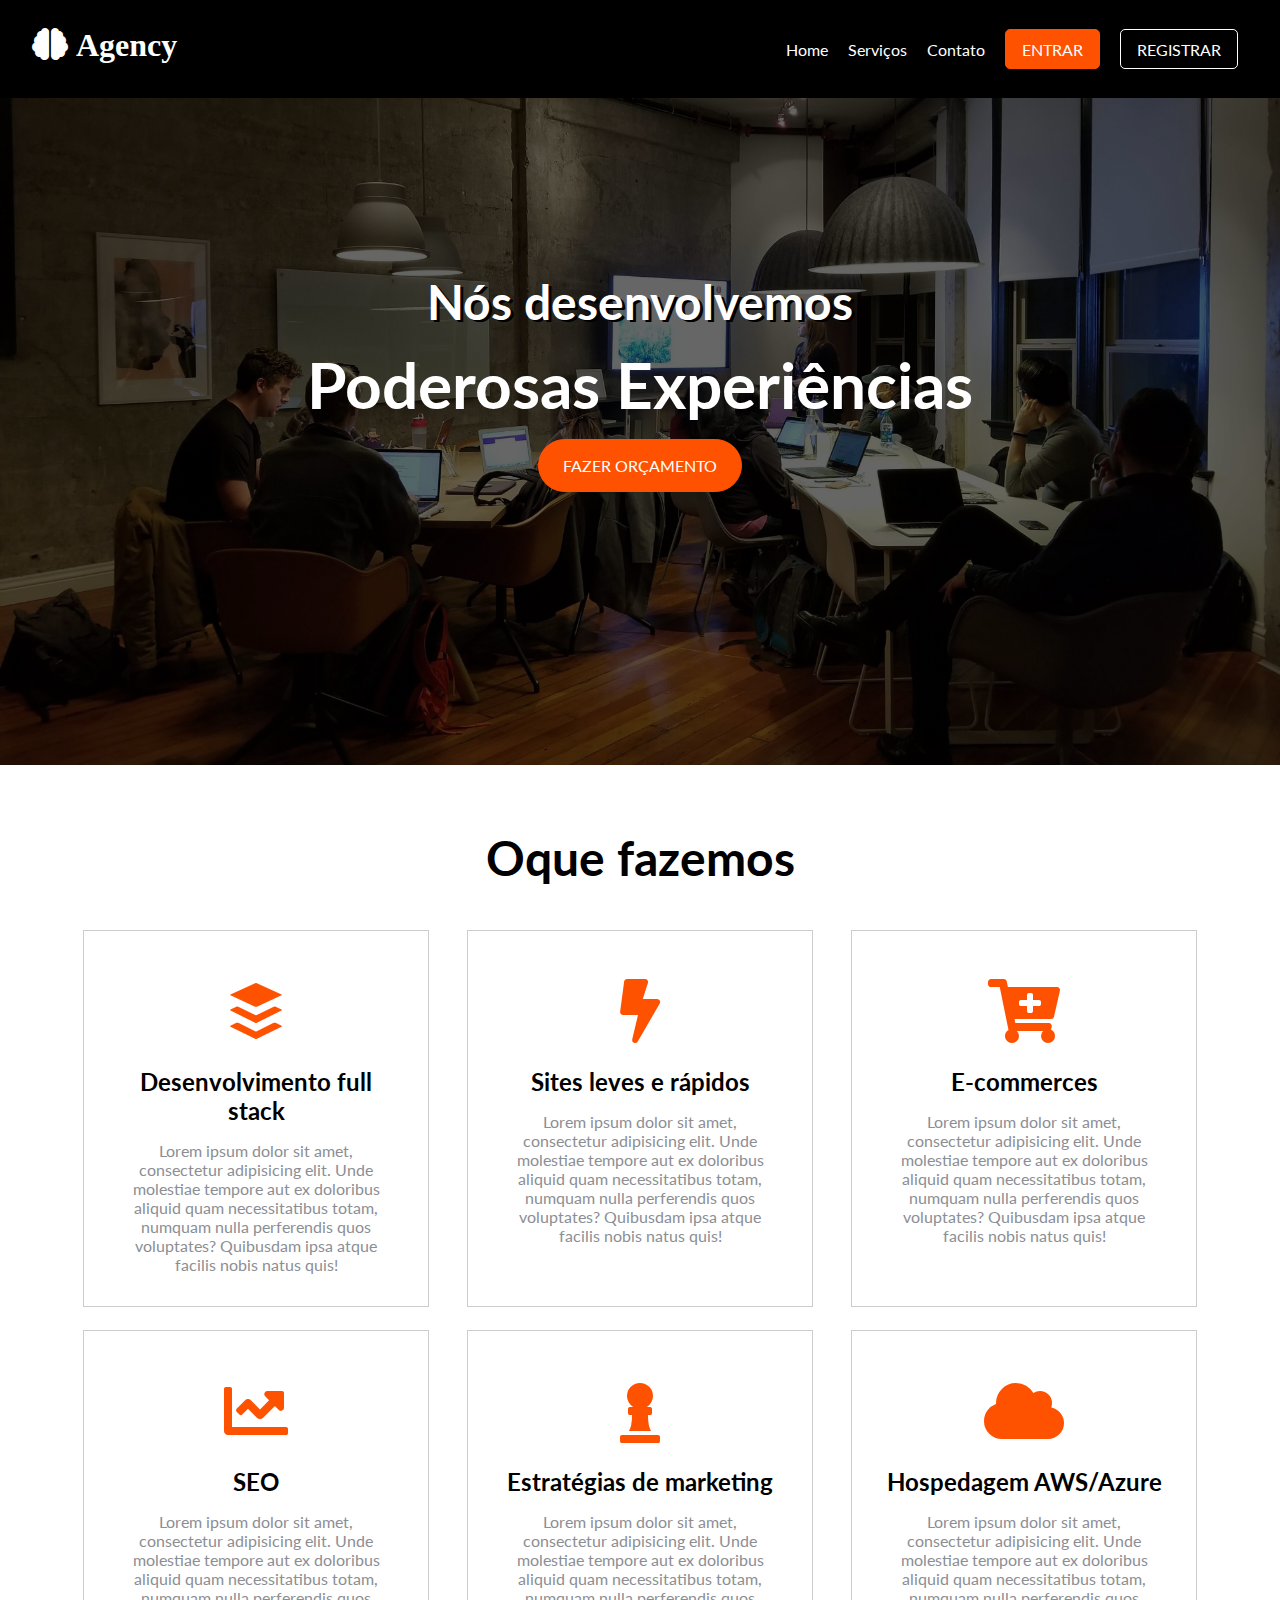
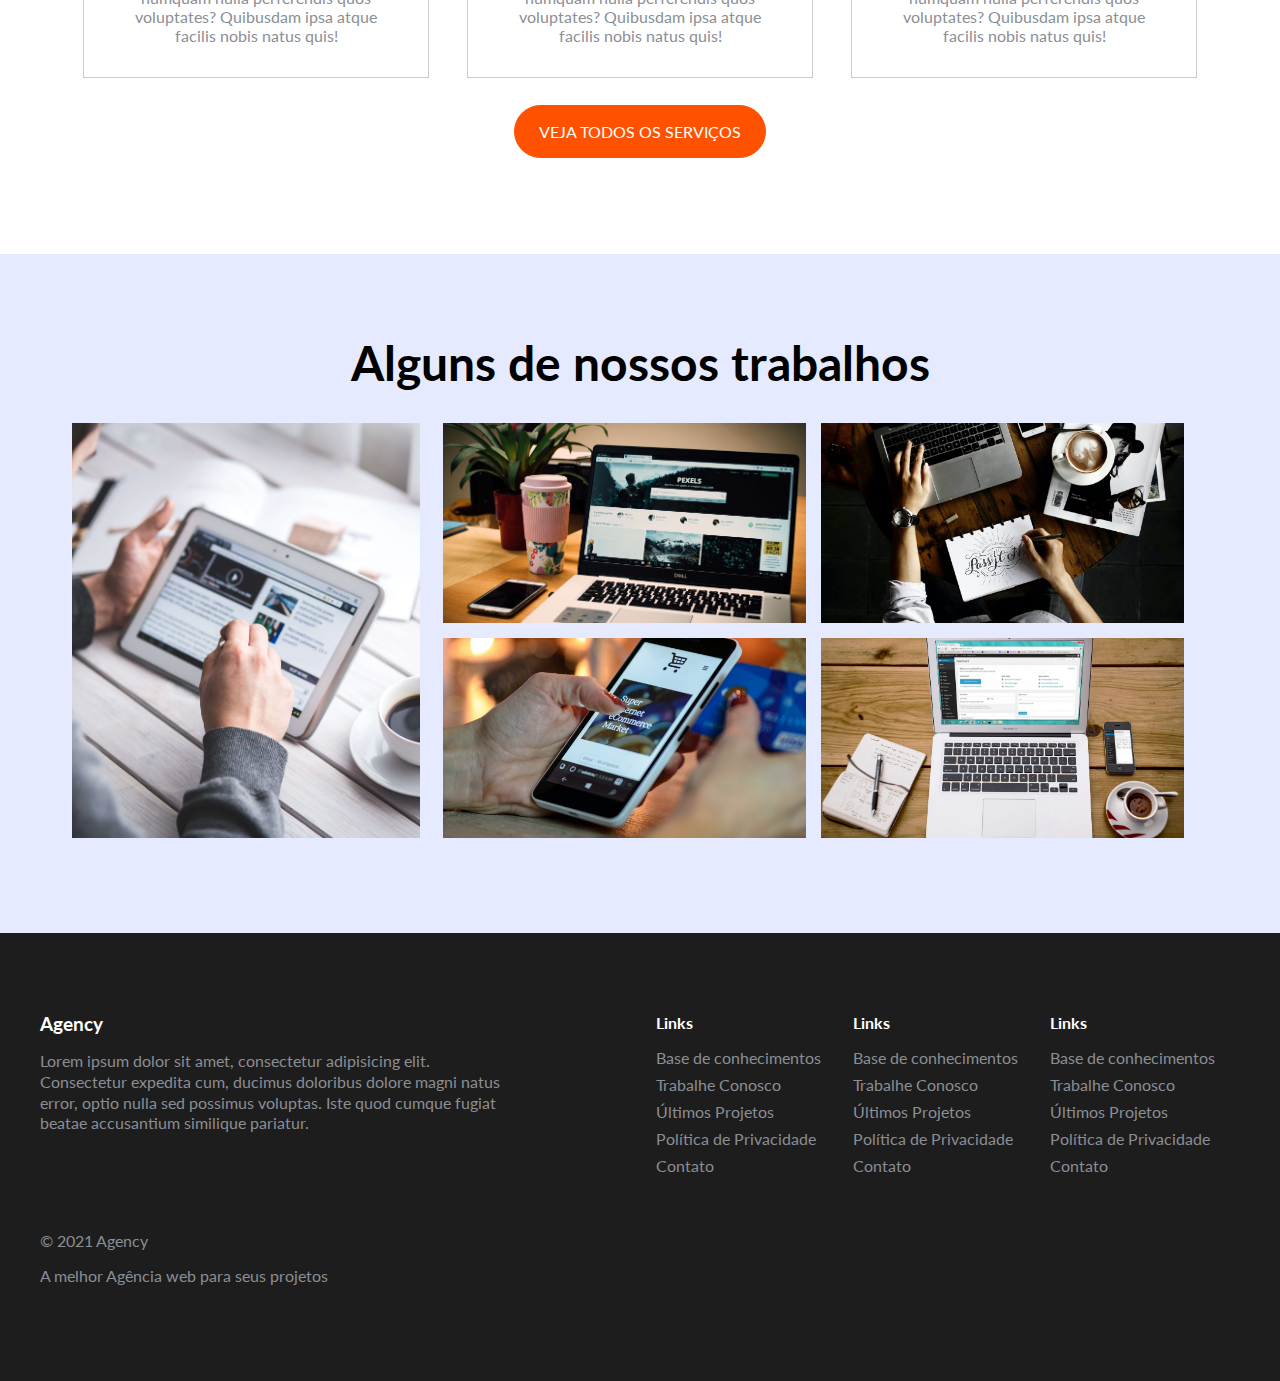
<file: SASS/1 - Agency/index.html>
<!DOCTYPE html>
<html lang="en">
<head>
    <meta charset="UTF-8">
    <meta http-equiv="X-UA-Compatible" content="IE=edge">
    <meta name="viewport" content="width=device-width, initial-scale=1.0">
    <title>Agency</title>
    <!-- Google Fonts -->
    <link rel="preconnect" href="https://fonts.googleapis.com">
    <link rel="preconnect" href="https://fonts.gstatic.com" crossorigin>
    <link href="https://fonts.googleapis.com/css2?family=Lato:ital,wght@0,300;0,700;0,900;1,300;1,700&display=swap" rel="stylesheet">
    <!-- Font Awesome -->
    <link rel="stylesheet" href="https://cdnjs.cloudflare.com/ajax/libs/font-awesome/5.15.4/css/all.min.css" integrity="sha512-1ycn6IcaQQ40/MKBW2W4Rhis/DbILU74C1vSrLJxCq57o941Ym01SwNsOMqvEBFlcgUa6xLiPY/NS5R+E6ztJQ==" crossorigin="anonymous" referrerpolicy="no-referrer" />    
    <!-- CSS do projeto -->
    <link rel="stylesheet" href="css/style.css">
</head>
<body>
    <!-- Cabeçalho -->
    <header id="main-banner">
        <div class="nav-container">
            <a href="" class="brand">
                <i class="fas fa-brain"> Agency </i>
            </a>
            <nav>
                <ul class="nav-container-navbar">
                    <li><a>Home</a></li>
                    <li><a>Serviços</a></li>
                    <li><a>Contato</a></li>
                    <li class= 'btn btn-primary'><a>Entrar</a></li>
                    <li class= 'btn'><a>Registrar</a></li>
                </ul>
            </nav>
            <i class="fas fa-bars"></i>
        </div>
        <div class="title-container">
            <h2>Nós desenvolvemos</h2>
            <h1>Poderosas Experiências</h1>
            <a href="#" class="btn btn-primary btn-rounded">Fazer Orçamento</a>
        </div>
    </header>

    <!-- Seviços -->
    <main class="services-container">
        <h2>Oque fazemos</h2>
        <div class="services-card-container">
            <div class="services-card">
                <i class="fab fa-buffer"></i>
                <h3>Desenvolvimento full stack</h3>
                <p>Lorem ipsum dolor sit amet, consectetur adipisicing elit. Unde molestiae tempore aut ex doloribus aliquid quam necessitatibus totam, numquam nulla perferendis quos voluptates? Quibusdam ipsa atque facilis nobis natus quis!</p>
            </div>
            <div class="services-card">
                <i class="fas fa-bolt"></i>
                <h3>Sites leves e rápidos</h3>
                <p>Lorem ipsum dolor sit amet, consectetur adipisicing elit. Unde molestiae tempore aut ex doloribus aliquid quam necessitatibus totam, numquam nulla perferendis quos voluptates? Quibusdam ipsa atque facilis nobis natus quis!</p>
            </div>
            <div class="services-card">
                <i class="fas fa-cart-plus"></i>
                <h3>E-commerces</h3>
                <p>Lorem ipsum dolor sit amet, consectetur adipisicing elit. Unde molestiae tempore aut ex doloribus aliquid quam necessitatibus totam, numquam nulla perferendis quos voluptates? Quibusdam ipsa atque facilis nobis natus quis!</p>
            </div>
            <div class="services-card">
                <i class="fas fa-chart-line"></i>
                <h3>SEO</h3>
                <p>Lorem ipsum dolor sit amet, consectetur adipisicing elit. Unde molestiae tempore aut ex doloribus aliquid quam necessitatibus totam, numquam nulla perferendis quos voluptates? Quibusdam ipsa atque facilis nobis natus quis!</p>
            </div>
            <div class="services-card">
                <i class="fas fa-chess-pawn"></i>
                <h3>Estratégias de marketing</h3>
                <p>Lorem ipsum dolor sit amet, consectetur adipisicing elit. Unde molestiae tempore aut ex doloribus aliquid quam necessitatibus totam, numquam nulla perferendis quos voluptates? Quibusdam ipsa atque facilis nobis natus quis!</p>
            </div>
            <div class="services-card">
                <i class="fas fa-cloud"></i>
                <h3>Hospedagem AWS/Azure</h3>
                <p>Lorem ipsum dolor sit amet, consectetur adipisicing elit. Unde molestiae tempore aut ex doloribus aliquid quam necessitatibus totam, numquam nulla perferendis quos voluptates? Quibusdam ipsa atque facilis nobis natus quis!</p>
            </div>
            <a href="#" class="btn btn-primary btn-rounded">Veja todos os Serviços</a>
        </div>
    </main>
    
    <!-- Portifólio -->
    <section class="jobs-container">
        <h2>Alguns de nossos trabalhos</h2>
        <div class="jobs-list">
            <div class="first-job" id= "job1">
                <div class="job-card-cover">
                    <p class="job-card-title">Projeto 1</p>
                    <p class="job-card-description">Lorem ipsum dolor sit amet consectetur adipisicing elit. Saepe dolorum provident laborum nihil iusto perferendis dignissimos quae facere magni, dolor dolorem alias. Corporis voluptatum labore numquam laborum eius odio enim?</p>
                </div>
            </div>

            <div class="other-jobs-container">
                <div class="job-card" id= "job2">
                    <div class="job-card-cover">
                        <p class="job-card-title">Projeto 2</p>
                        <p class="job-card-description">Lorem ipsum dolor sit amet consectetur adipisicing elit. Saepe dolorum provident laborum nihil iusto perferendis dignissimos quae facere magni, dolor dolorem alias. Corporis voluptatum labore numquam laborum eius odio enim?</p>
                    </div>
                </div>
                <div class="job-card" id= "job3">
                    <div class="job-card-cover">
                        <p class="job-card-title">Projeto 3</p>
                        <p class="job-card-description">Lorem ipsum dolor sit amet consectetur adipisicing elit. Saepe dolorum provident laborum nihil iusto perferendis dignissimos quae facere magni, dolor dolorem alias. Corporis voluptatum labore numquam laborum eius odio enim?</p>
                    </div>
                </div>
                <div class="job-card" id= "job4">
                    <div class="job-card-cover">
                        <p class="job-card-title">Projeto 4</p>
                        <p class="job-card-description">Lorem ipsum dolor sit amet consectetur adipisicing elit. Saepe dolorum provident laborum nihil iusto perferendis dignissimos quae facere magni, dolor dolorem alias. Corporis voluptatum labore numquam laborum eius odio enim?</p>
                    </div>
                </div>
                <div class="job-card" id= "job5">
                    <div class="job-card-cover">
                        <p class="job-card-title">Projeto 5</p>
                        <p class="job-card-description">Lorem ipsum dolor sit amet consectetur adipisicing elit. Saepe dolorum provident laborum nihil iusto perferendis dignissimos quae facere magni, dolor dolorem alias. Corporis voluptatum labore numquam laborum eius odio enim?</p>
                    </div>
                </div>
            </div>

            
        </div>
    </section>

    <!-- Footer-->
        
    <footer>
        <div class="footer-container">
            <div class="footer-desc-container">
                <h3 class="footer-title">Agency</h3>
                <p>Lorem ipsum dolor sit amet, consectetur adipisicing elit. Consectetur expedita cum, ducimus doloribus dolore magni natus error, optio nulla sed possimus voluptas. Iste quod cumque fugiat beatae accusantium similique pariatur.</p>
            </div>

            <div class="footer-links-container">
                <div class="footer-links-container-list">
                    <p class="footer-title">Links</p>
                    <ul>
                        <li><a href='#'>Base de conhecimentos</a></li>
                        <li><a href='#'>Trabalhe Conosco</a></li>
                        <li><a href='#'>Últimos Projetos</a></li>
                        <li><a href='#'>Política de Privacidade</a></li>
                        <li><a href='#'>Contato</a></li>
                    </ul>
                </div>

                <div class="footer-links-container-list">
                    <p class="footer-title">Links</p>
                    <ul>
                        <li><a href='#'>Base de conhecimentos</a></li>
                        <li><a href='#'>Trabalhe Conosco</a></li>
                        <li><a href='#'>Últimos Projetos</a></li>
                        <li><a href='#'>Política de Privacidade</a></li>
                        <li><a href='#'>Contato</a></li>
                    </ul>
                </div>

                <div class="footer-links-container-list">
                    <p class="footer-title">Links</p>
                    <ul>
                        <li><a href='#'>Base de conhecimentos</a></li>
                        <li><a href='#'>Trabalhe Conosco</a></li>
                        <li><a href='#'>Últimos Projetos</a></li>
                        <li><a href='#'>Política de Privacidade</a></li>
                        <li><a href='#'>Contato</a></li>
                    </ul>
                </div>
            </div>
            <div class="footer-copy-right-container">
                <p>&copy; 2021 Agency</p>
                <p>A melhor Agência web para seus projetos</p>
            </div>
        </div>

    </footer>

</body>
</html>
</file>
<file: Bootstrap/4 - Electrum_Bootstrap/css/style.css>
@import url('./0_plugins/plugins.css');
@import url('./1_base/base.css');
@import url('./2_layouts/layouts.css');
@import url('./3_modules/modules.css');
</file>
<file: Bootstrap/5 - Exact_Time/css/style.css>
/* Estilos Gerais */
* {
  font-family: "Montserrat", sans-serif;

}

body {
  background-color: #252525;
  color: #fff;
}

.primary-bg-color {
  background-color: #252525;
}

.secondary-bg-color {
  background-color: #C09578;
}

.light-bg-color {
  background-color: #FCF5EB;
}

.dark-bg-color {
  background-color: #101010;
}

.primary-color {
  color: #C09578;
}

.secondary-color {
  color: #626262;
}

.light-color {
  color: #FCF5EB;
}

/* Navbar */

#navbar .navbar-nav {
  flex-direction: row;
  justify-content: center;
}

#navbar .navbar-nav li {
  margin-left: 1em;
}

#navbar a,
#navbar button {
  color: #FFF;
}

#navbar li {
  position: relative;
}

#navbar i {
  font-size: 20px;
}

#navbar span {
  position: absolute;
  top: -8px;
  right: -8px;
  width: 20px;
  height: 20px;
  border-radius: 50%;
  background-color: #EF3636;
  display: flex;
  justify-content: center;
  align-items: center;
}
#bag-item span {
  left: 20px;
}

.navbar-brand {
  font-weight: 700;
  width: 100%;
  text-align: center;
}

@media(min-width: 768px) {
  .navbar-brand {
    text-align: left;
  }
}

#navbar-items {
  justify-content: space-between;
}

@media(min-width: 768px) {
  #navbar-items {
    display: flex;
    min-width: 80%;
  }
}

#search-form,
#news-form {
  width: 100%;
  margin: 2em 0;
}

@media(min-width: 768px) {
  #search-form,
  #news-form {
    margin: 0;
    width: 50%;
  }
}

#search-form,
#news-form {
  border: 2px solid #626262;
  border-radius: 3px;
  padding: 5px 15px;
}

#search-form input,
#news-form input {
  background-color: transparent;
  border: none;
  color: #fff;
}

#search-form input:focus,
#news-form input:focus {
 box-shadow: none;
}

#search-form input::placeholder,
#news-form input::placeholder {
  color: #fff;
}

/* Bottom Navbar */

#bottom-navbar-container .container {
  justify-content: center;
}

#bottom-navbar-container a {
  font-weight: 600;
  color: #FFF;
}

.navbar-toggler i{
  font-size: 2em;
  color: #fff;
}

/* Slider */

#banners-container {
  padding: 0;
}

.carousel-caption {
  bottom: 5em;
  padding: 1em;
  left: 12%;
  right: 12%;
}

@media(min-width: 768px) {
  #slider .carousel-item, 
  #slider-img {
    height: 600px;
  }

  .carousel-caption {
    left: 23%;
    right: 23%;
  }

  .carousel-caption h5 {
    font-size: 4em;
  }
}

/* Mini Banners */

#mini-banners {
  margin-top: -3em;
  z-index: 10;
}

#mini-banners .col-xs-12 {
  display: flex;
  flex-direction: column;
  z-index: 1;
  height: 300px;
  padding: 1.5em;
  position: relative;
  justify-content: space-between;
}

@media (min-width:768px) {
  #mini-banners .col-xs-12{
    max-width: 30%;
  }

}

#mini-banners .col-xs-12 h2 {
  text-transform: uppercase;
  max-width: 50px;
  font-size: 2.2em;
  font-weight: 700;
  line-height: 1em;
}

#mini-banners .col-xs-12 img {
  height: 220px;
  position: absolute;
  right: 1em;
  bottom: 1em;
}

#mini-banners .col-xs-12 a {
  font-weight: bold;
  color: #fff;
  font-size: .8em;
  transition: .5s;
}

#mini-banners #mini-banner-1 a:hover,
#mini-banners #mini-banner-3 a:hover {
  color: #C09578;
}

#mini-banners #mini-banner-2 a:hover,
#mini-banners #mini-banner-3 a {
  color: #101010;
}

/* Best Sellers */

#best-sellers {
  padding: 4em 0;
}

#best-sellers .row {
  margin: 0;
}

#best-sellers .col-md-3 {
  padding: 0;
}

.title {
  text-transform: uppercase;
  font-weight: 900;
  font-size: 2.5em;
  margin-bottom: 1em;
  text-align: center;
}

.card {
  text-align: center;
  border-radius: 0;
}

.card img {
  width: 140px;
  margin: 2em auto;
  height: 230px;
}

.card .card-category {
  font-size: .8em;
}

.card .card-text {
  margin: 2em 0;
  font-weight: bold;
}

.btn {
  background-color: transparent;
  border-color: #C09578;
  transition: .5s;
}

.btn:hover {
  background-color: #C09578;
  border-color: #C09578;
}

/* Bottom Banner */

#bottom-banner {
  background-color: #101010;
  padding: 6em;
  margin-bottom: 4em;
  text-align: center;
}

#bottom-banner #offer-subtitle,
#bottom-banner h2 {
  text-transform: uppercase;
  font-weight: bold;
}

#bottom-banner .btn {
  margin: 2em;
  font-weight: bold;
  padding: 1em;
}

#bottom-banner img {
  max-width: 175px;
}

@media(min-width:768px) {
  #bottom-banner h2 {
    font-size: 6em;
  }
}

/* Novos Produtos */

#new-products {
  margin-bottom: 5em;
}

#new-products-banner {
  display: flex;
  flex-direction: column;
  justify-content: center;
  align-items: center;
  background-color: #101010;
}

#new-products-banner h3 {
  text-transform: uppercase;
  font-weight: bold;
  margin-bottom: .5em;
  font-size: 2.5em;
}

#new-products .col-md-4 {
  padding: 0;
}

#new-products img {
  margin: 2em auto;
}

/* Galeria */ 

#gallery .image-container{
  background-size: cover;
  background-position: center;
  height: 225px;
  cursor: pointer;
  transition: .5s;
  border: 3px solid #101010;
}

#gallery .image-container:hover {
  border-color: #C09578;
}

#insta1 {
  background-image: url("../img/insta1.jpg");
}

#insta2 {
  background-image: url("../img/insta2.jpg");
}

#insta3 {
  background-image: url("../img/insta3.jpg");
}

#insta4 {
  background-image: url("../img/insta4.jpg");
}

#insta5 {
  background-image: url("../img/insta5.jpg");
}

#insta6 {
  background-image: url("../img/insta6.jpg");
}

/* Footer */

#footer-links-container {
  border-bottom: 1px solid #626262;
}

#footer .footer-column {
  padding: 2em;
  flex-direction: column;
  align-items: center;
  justify-content: center;
  text-align: center;
}

@media (min-width:768px) {
  #footer .footer-column {
    padding: 5em 2em;
  }
}

#footer-links-container h3 {
  margin-bottom: 25px;
  text-transform: uppercase;
}

#footer-links-container li {
  font-size: .8em;
  text-align: center;
}

#footer-links-container a {
  text-decoration: none;
  transition: .5s;

}

#footer-links-container a:hover {
  color: #C09578;
}

#footer-center {
  border-left: 1px solid #626262;
  border-right: 1px solid #626262;

}

#footer-center h3 {
  font-weight: 900;
}

#footer-center .store-phone {
  color: #C09578;
  font-weight: bold;
  font-size: 2em;
  margin-top: -15px;

}

/* Newsletter */

#newsletter-container {
  border-bottom: 1px solid #626262;
  text-align:center;
  padding: 20px;
}

#news-form {
  max-width: 600px;
  margin: 15px auto;
}

#news-form i {
  font-size: 1.5em;
}

#news-form .btn {
  color: #fff;
}

#social-container {
  margin: 20px auto;
}

#social-container i {
  font-size: 1.5em;
  margin: 10px;
  cursor: pointer;
  color: #626262;
  transition: .5s;
}

#social-container i:hover {
  color:#C09578;
}

#copy-container {
  text-align: center;
  padding: 30px;
}
</file>
<file: Bootstrap/6 - Exact_Time_2/css/style.css>
@import url("0_plugins/plugins.css");
@import url("1_base/base.css");
@import url("2_layouts/layouts.css");
@import url("3_modules/modules.css");
</file>
<file: Bootstrap/7 - Exposição_de_artes_urbanas/css/style.css>
* {
  color: #25282E;
}

a, i {
  transition: 0.5s;
  text-decoration: none;
}

.btn {
  text-decoration: none;
  background-color: #25282E;
  color: #fff;
  padding: 7px 18px;
  border-radius: 0;
}
.btn:hover {
  background-color: #333;
  color: #fff;
}

#header {
  text-align: center;
  padding: 20px;
  border-bottom: 1px solid #ccc;
}
#header p {
  margin-bottom: 0;
}

#logo-container {
  display: flex;
  justify-content: center;
}

#logo {
  width: 40px;
  margin-right: 15px;
}

#navbar {
  padding: 10px;
  margin: 10px auto;
}
#navbar a {
  width: 80px;
  color: #444;
}
#navbar a:hover {
  color: #C1B696;
}

.main-image {
  background-size: cover;
  background-position: center;
  background-repeat: no-repeat;
  height: 400px;
  background-image: url("../img/g_1.jpg");
  margin-bottom: 30px;
  position: relative;
}
.main-image-info {
  background-color: #fff;
  padding: 25px;
  position: absolute;
  left: 25px;
  bottom: 25px;
}
.main-image-info p {
  color: #555;
}

#img2 {
  background-image: url("../img/g_2.jpg");
}

#img3 {
  background-image: url("../img/g_3.jpg");
}

#img4 {
  background-image: url("../img/g_4.jpg");
}

#img5 {
  background-image: url("../img/g_5.jpg");
}

#img6 {
  background-image: url("../img/g_6.jpg");
}

.small-image-container {
  background-size: cover;
  background-position: center;
  background-repeat: no-repeat;
  height: 250px;
  margin-bottom: 20px;
}
.small-image-container p {
  color: #555;
}

#gallery-container {
  text-align: center;
}
#gallery-container h2 {
  text-align: center;
}
#gallery-container h2, #gallery-container .col-md-6, #gallery-container .col-12 {
  margin-bottom: 50px;
}
#gallery-container .text-container {
  display: flex;
  flex-direction: column;
}
#gallery-container .text-container a {
  width: 100px;
}
#gallery-container .text-container h3, #gallery-container .text-container p {
  text-align: start;
}

footer {
  border-top: 1px solid #ccc;
  height: 250px;
  padding: 30px;
}
footer i {
  color: #555;
  font-size: 25px;
}
footer #social-icons-container {
  padding: 25px;
}
footer #social-icons-container div {
  text-align: center;
}
footer p {
  text-align: center;
  margin: 20px;
  color: #555;
}
footer a:hover i {
  color: #C1B696;
}

/*# sourceMappingURL=style.css.map */
</file>
<file: CSS Puro/1- Agency_Float/css/style.css>
html {
  font-family: Helvetica, sans-serif;
}

/* Banner */

.banner {
  width: 100%;
  height: 600px;
  background-image: url("../img/capa2.jpg");
  background-position: center;
  background-size: cover;
  position: relative;
}

.box-container {
  width: 400px;
  height: 200px;
  text-align: center;
  position: absolute;
  right: 100px;
  bottom: 250px;
}

.box-background {
  width: 100%;
  height: 100%;
  background-color: #000;
  opacity: .8;
  position: relative;
}

.box-banner-title {
  position: absolute;
  width: 100%;
  text-align: center;
  top:0;
  color: #fff;
  padding-top: 65px;
}

.box-banner-title h1 {
  font-size: 32px;
  margin-bottom: 25px;
}

.box-banner-title p {
  font-size: 20px;
}

/* Company Info */

.company-info-container {
  position: absolute;
  bottom: 0;
  width: 100%;
  height: 175px;
}
.company-info-background {
  width: 100%;
  height: 100%;
  background-color: #ddd;
  opacity: .9;
}

.company-info-titlebox {
  position: absolute;
  padding-left: 10%;
  top: 40px;
  width: 500px;
}

.company-info-titlebox h2, .company-info-titlebox p {
  color: #222;
}

.company-info-titlebox h2 {
  margin-bottom: 30px;
  font-size: 24px;
}

/* Services */

.services-container {
  max-width: 1200px;
  padding: 30px 10%;
  padding-bottom: 0;
}

.service-box {
  width: 100%;
  position: relative;
  clear: both;
  height: 150px;
  margin-bottom: 30px;
}

.service-box:last-child {
  margin-bottom: 0;
}

.service-title {
  width: 20%;
  height: 150px;
  background-color: #DDD;
  float: left;
  text-align: center;
  line-height: 150px;
  padding: 20px;
  box-sizing: border-box;
}

.service-title p {
  padding-top: 35px;
  color: #fff;
  font-size:  18px;
  line-height: 24px;
}

.service-description {
  width: 80%;
  float: left;
  padding: 30px;
  box-sizing: border-box;
}

.service-description h3 {
  font-size: 20px;
  margin-bottom: 15px;
  font-weight: bold;
}

.service-description p {
  font-size: 14px;
  line-height: 22px;
}

#box-1-title {
  color: #2364AA;
}

#box-2-title {
  color: #3DA5D9;
}

#box-3-title {
  color: #73BFB8;
}

#box-1 {
  background-color: #2364AA;
}

#box-2 {
  background-color: #3DA5D9;
}

#box-3 {
  background-color: #73BFB8;
}

/* About */

.footer-container {
  background-image: url("../img/rodape.jpg");
  background-size: cover;
  background-position: center;
}

.about-container {
  max-width: 1200px;
  padding: 30px 10%;
  position: relative;
  clear: both;
}

.about-card {
  float: left;
  width: 30%;
  padding: 30px;
  background-color: #fff;
  text-align: center;
  box-sizing: border-box;
}

.middle-card {
  margin-left: 5%;
  margin-right: 5%;
}

.about-card i {
  font-size: 50px;
  color: #AAA;
}

.about-card p {
  margin-top: 50px;
  font-size: 14px;
  line-height: 22px;
  color: #888;
  text-align: left;
}

footer {
  clear: both;
  max-width: 1200px;
  height: 500px;
  padding: 30px 10%;
}

.form-container {
  width: 65%;
  height: 375px;
  position: relative;
  display: block;
}

.form-background {
  width: 100%;
  height: 100%;
  background-color: #FFF;
  opacity: .5;
}

.form-container form {
  position: absolute;
  top: 30px;
  left: 30px;
  height: 300px;
}

.form-container input, .form-container textarea {
  width: 400px;
  display: block;
  border: none;
  padding: 10px;
  margin-bottom: 15px;
  border-bottom: 1px solid #AAA;
  border-radius: 0;
  background-color: transparent;
}

.form-container textarea{
  height: 120px;
}

.form-container input::placeholder, .form-container textarea::placeholder {
  font-size: 14px;
}

.form-container .submit {
  background-color: #222;
  color: #fff;
  border: 1px solid transparent;
  width: 100px;
  position: relative;
  float: right;
  cursor: pointer;
  transition: .5s;
}

.form-container .submit:hover {
  background-color: #fff;
  color: #222;
  border: 1px solid #222;
}

footer {
  position: relative;
}

.copyright {
  color: #222;
  font-size: 14px;
  font-weight: bold;
  text-align: center;
  position: absolute;
  width: 100vw;
  bottom: 30px;
}
</file>
<file: CSS Puro/2- Instagram Home/css/style.css>
html {
    font-size: 15px;
}

* {
    box-sizing: border-box;
    margin: 0;
    padding: 0;
    background-color: #fafafa;
    font-family: Helvetica;
}

a {
    text-decoration: none;
}

ul {
    list-style: none;
}

#main-container {
    display: flex;
    margin-top: 30px;
}

#banner-container,#form-container {
    flex: 1 1 0;
    width: 50%;
}

#banner-container {
    text-align: right;
}

#banner-container img {
    margin-right: -1rem;
}

#form-container {
    text-align: center;
}

/* Login Form */

#form-box,#register-container {
    background-color: #fff;
    border:1px solid #dbdbdb;
    width: 350px;
    margin-top: 30px;
}

#logo-insta {
    width: 175px;
    height: 51px;
    margin: 30px auto 12px;
    background: #fff;
}

#login-form {
    margin-top: 20px;
}

#login-form input {
    display: block;
    font-size: 12px;
    padding: 12px 9px;
    background-color: #fafafa;
    border: 1px solid #dbdbdb;
    border-radius: 3px;
    width: 268px;
    margin: 5px auto;
}

#login-form input[type="submit"] {
    background-color: #B2DFFC;
    color: #fff;
    margin-top: 15px;
    border-radius: 5px;
    height: 30px;
    border-color: #b2dffc;
    font-size: 13px;
    padding: 0;
    font-weight: bold;
    cursor: pointer;
}

.separator {
    position: relative;
}

.separator .line {
    border-top: 1px solid #dbdbdb;
    width: 268px;
    margin: 25px auto 35px;
}

.separator span {
    position: absolute;
    text-transform: uppercase;
    color: #bbb;
    width: 50px;
    top: -6px;
    left: 50%;
    margin-left: -25px;
    font-weight: bold;
}

/* Facebook Login */

#facebook-login {
    margin-bottom: 25px;
}

#facebook-login a {
    text-decoration: none;
    color: #385185;
    display: flex;
    align-items: center;
    justify-content: center;
}

#facebook-login img {
    width: 16px;
    height: 16px;
    margin-right: 8px;
}

#facebook-login span {
    font-weight: bold;
    font-size: 13px;
    margin-top: 1px;
}

/* Forgot Pass */ 

#forgot-pass {
    margin-bottom: 20px;
    font-size: 12px;
}

#forgot-pass a{
    color: #373799;
}

/* Register */

#register-container {
    background-color: #fff;
    border: 1px solid #dbdbdb;
    margin-top: 10px;
    padding: 25px;
}

#register-container p {
    font-size: 14px;
    color: #262626;
}

#register-container a {
    color: #4a95f6;
    font-weight: bold;
}

/* get app */

#get-app-container {
    text-align: center;
    width: 350px;
}

#get-app-container p {
    margin: 20px 0;
    font-size: 13px;
}

#get-app-container img {
    width: 136px;
    height: 40px;
}

/* footer */

footer {
    text-align: left;
    width: 1000px;
    margin: 50px auto;
}

#footer-links li{
    display: inline-block;
    text-transform: uppercase;
    margin-right: 10px;
}

#footer-links a {
    color: #00376b;
    font-size: 12px;
    font-weight: bold;
}

#copyright {
    font-size: 12px;
    text-transform: uppercase;
    color: #8e8e8e;
    margin-top: 10px;
}

/* mobile */

@media(max-width: 450px) {

    #banner-container {
        display: none;
    }

    #main-container,#form-box {
        margin-top: 0;
    }

    #form-container,
    #form-box,
    #register-container,
    #get-app-container {
        width: 100%;
        border: none;
    }

    footer {
        width: 90%;
        text-align: center;

    }
    
    #footer-links li {
        margin-bottom: 10px;
    }
}
</file>
<file: CSS Puro/5- Clone G1/css/style.css>
@import url("./0_plugins/plugins.css");
@import url("./1_base/glob.css");
@import url("./2_layouts/glob.css");
@import url("./3_modules/glob.css");
</file>
<file: SASS/1 - Agency/css/style.css>
.btn {
  padding: 0.6rem 1rem;
  border: 1px solid #fff;
  text-transform: uppercase;
  border-radius: 5px;
  transition: 0.3s;
  color: #fff;
}
.btn:hover {
  border-color: #ff5200;
  color: #ff5200;
}
.btn-primary {
  background-color: #ff5200;
  border-color: #ff5200;
}
.btn-primary:hover {
  background-color: transparent;
}
.btn-rounded {
  margin-top: 1rem;
  border-radius: 2rem;
  padding: 1rem 1.5rem;
}

#main-banner .title-container h2 {
  text-shadow: 3px 2px #000;
}

.jobs-container h2, .services-container h2 {
  font-size: 3rem;
  margin-top: 2rem;
  text-align: center;
}

.jobs-container .jobs-list .other-jobs-container .job-card, .jobs-container .jobs-list .first-job {
  background-size: cover;
  background-position: center;
}

.jobs-container .jobs-list .other-jobs-container .job-card .job-card-title, .jobs-container .jobs-list .first-job .job-card-title, .jobs-container .jobs-list .other-jobs-container .job-card .job-card-cover, .jobs-container .jobs-list .first-job .job-card-cover, .jobs-container .jobs-list .other-jobs-container .job-card .job-card-description, .jobs-container .jobs-list .first-job .job-card-description {
  opacity: 0;
}
@media (max-width: 425px) {
  .jobs-container .jobs-list .other-jobs-container .job-card .job-card-title, .jobs-container .jobs-list .first-job .job-card-title, .jobs-container .jobs-list .other-jobs-container .job-card .job-card-cover, .jobs-container .jobs-list .first-job .job-card-cover, .jobs-container .jobs-list .other-jobs-container .job-card .job-card-description, .jobs-container .jobs-list .first-job .job-card-description {
    opacity: 1;
  }
}
.jobs-container .jobs-list .other-jobs-container .job-card:hover .job-card-title, .jobs-container .jobs-list .first-job:hover .job-card-title, .jobs-container .jobs-list .other-jobs-container .job-card:hover .job-card-cover, .jobs-container .jobs-list .first-job:hover .job-card-cover, .jobs-container .jobs-list .other-jobs-container .job-card:hover .job-card-description, .jobs-container .jobs-list .first-job:hover .job-card-description {
  opacity: 1;
}

.jobs-container .job-card-cover {
  position: absolute;
  top: 0;
  left: 0;
  width: 100%;
  height: 100%;
}

* {
  margin: 0;
  padding: 0;
  box-sizing: border-box;
  font-family: "Lato";
}

a {
  text-decoration: none;
}

li {
  list-style: none;
}

#main-banner {
  background: linear-gradient(rgba(0, 0, 0, 0.6), rgba(0, 0, 0, 0.6)), url("../img/office.jpg");
  height: 85vh;
  background-size: cover;
  background-position: center;
}
@media (max-width: 425px) {
  #main-banner {
    height: 100vh;
  }
}
@media (max-width: 425px) {
  #main-banner nav {
    display: none;
  }
}
#main-banner .nav-container {
  display: flex;
  justify-content: space-between;
  position: fixed;
  top: 0;
  left: 0;
  width: 100%;
  padding: 1.5rem 2rem;
  background-color: #000;
  z-index: 10;
}
@media (max-width: 425px) {
  #main-banner .nav-container {
    padding: 1rem;
  }
}
#main-banner .nav-container .brand {
  color: #fff;
  font-size: 2rem;
  transition: 0.3s;
}
#main-banner .nav-container .brand:hover {
  color: #ff5200;
}
#main-banner .nav-container-navbar {
  display: flex;
  align-items: center;
  height: 100%;
}
#main-banner .nav-container-navbar li {
  margin: 5px 10px;
}
#main-banner .nav-container-navbar li a {
  color: #fff;
  transition: 0.3s;
}
#main-banner .nav-container-navbar li a:hover {
  color: #ff5200;
}
#main-banner .nav-container .fas.fa-bars {
  font-size: 2rem;
  display: none;
  color: #fff;
}
@media (max-width: 425px) {
  #main-banner .nav-container .fas.fa-bars {
    display: block;
  }
}
#main-banner .title-container {
  color: #fff;
  display: flex;
  flex-direction: column;
  align-items: center;
  justify-content: center;
  height: 100%;
}
@media (max-width: 425px) {
  #main-banner .title-container {
    text-align: center;
    padding: 2rem;
  }
}
#main-banner .title-container h2 {
  font-size: 3rem;
}
#main-banner .title-container h1 {
  font-size: 4rem;
  margin-top: 1rem;
}

.services-container {
  text-align: center;
  padding: 2rem;
  margin-bottom: 2rem;
}
.services-container .services-card-container {
  display: flex;
  flex-wrap: wrap;
  justify-content: space-around;
  padding: 2rem;
}
@media (max-width: 425px) {
  .services-container .services-card-container {
    padding: 2rem 0;
  }
}
.services-container .services-card-container .services-card {
  width: 30%;
  margin: 1%;
  padding: 2rem;
  border: 1px solid #ccc;
  transition: 0.3s;
}
@media (max-width: 425px) {
  .services-container .services-card-container .services-card {
    width: 100%;
    margin-bottom: 2rem;
  }
}
.services-container .services-card-container .services-card i {
  color: #ff5200;
  font-size: 4rem;
  display: block;
  margin-top: 1rem;
  margin-bottom: 1.5rem;
}
.services-container .services-card-container .services-card h3 {
  font-size: 1.5rem;
  margin-bottom: 1rem;
}
.services-container .services-card-container .services-card p {
  color: #8b8e94;
}
.services-container .services-card-container .services-card:hover {
  border-color: transparent;
  box-shadow: 0 1px 10px #CCC;
}

.jobs-container {
  background-color: #E5EAFF;
  padding: 3rem;
}
@media (max-width: 425px) {
  .jobs-container {
    padding: 2rem;
  }
}
.jobs-container .jobs-list {
  display: flex;
  padding: 2rem 0;
}
@media (max-width: 425px) {
  .jobs-container .jobs-list {
    flex-direction: column;
  }
}
.jobs-container .jobs-list .first-job {
  width: 30%;
  height: 415px;
  margin: 0 2%;
  background-image: url("../img/job1.jpg");
  position: relative;
  cursor: pointer;
  transition: 0.5s;
}
@media (max-width: 425px) {
  .jobs-container .jobs-list .first-job {
    width: 100%;
    height: 200px;
    margin: 0;
    margin-bottom: 2rem;
  }
}
.jobs-container .jobs-list .other-jobs-container {
  display: flex;
  flex-wrap: wrap;
  width: 68%;
}
@media (max-width: 425px) {
  .jobs-container .jobs-list .other-jobs-container {
    width: 100%;
    flex-direction: column;
  }
}
.jobs-container .jobs-list .other-jobs-container .job-card {
  width: 46%;
  height: 200px;
  position: relative;
  cursor: pointer;
  margin: 0 15px 15px 0;
}
@media (max-width: 425px) {
  .jobs-container .jobs-list .other-jobs-container .job-card {
    width: 100%;
    height: 200px;
    margin: 0;
    margin-bottom: 2rem;
  }
}
.jobs-container .jobs-list .other-jobs-container #job2 {
  background-image: url("../img/job2.jpg");
}
.jobs-container .jobs-list .other-jobs-container #job3 {
  background-image: url("../img/job3.jpg");
}
.jobs-container .jobs-list .other-jobs-container #job4 {
  background-image: url("../img/job4.jpg");
}
.jobs-container .jobs-list .other-jobs-container #job5 {
  background-image: url("../img/job5.jpg");
}
.jobs-container .jobs-list .job-card-title {
  text-align: center;
  color: #fff;
  font-size: 2.2rem;
  transition: 0.5s;
  font-weight: bold;
}
.jobs-container .jobs-list .job-card-description {
  text-align: center;
  color: #fff;
  font-size: 0.9rem;
  padding: 1rem;
}
.jobs-container .job-card-cover {
  padding-top: 1.75rem;
  background-color: rgba(0, 0, 0, 0.6);
  border: 3px solid #ff5200;
}

footer {
  background-color: #1d1d1d;
  color: #8b8e94;
  padding: 5rem 2rem;
}
footer .footer-container {
  max-width: 1200px;
  margin: 0 auto;
  display: flex;
  flex-wrap: wrap;
}
@media (max-width: 425px) {
  footer .footer-container {
    max-width: 100%;
    flex-direction: column;
  }
}
footer .footer-container .footer-title {
  color: #fff;
  font-weight: bold;
  margin-bottom: 1rem;
}
footer .footer-desc-container, footer .footer-links-container {
  width: 50%;
}
@media (max-width: 425px) {
  footer .footer-desc-container, footer .footer-links-container {
    width: 100%;
    margin-bottom: 2rem;
    text-align: center;
  }
}
footer .footer-desc-container p {
  width: 80%;
  line-height: 1.3;
}
@media (max-width: 425px) {
  footer .footer-desc-container p {
    width: 100%;
  }
}
footer .footer-links-container {
  display: flex;
}
@media (max-width: 425px) {
  footer .footer-links-container {
    flex-direction: column;
  }
}
footer .footer-links-container-list {
  padding: 0 1rem;
}
@media (max-width: 425px) {
  footer .footer-links-container-list {
    margin-bottom: 2rem;
  }
}
footer .footer-links-container-list li {
  margin-bottom: 0.5rem;
}
footer .footer-links-container-list li a {
  color: #8b8e94;
  transition: 0.5s;
}
footer .footer-links-container-list li a:hover {
  color: #fff;
}
footer .footer-copy-right-container {
  width: 100%;
  margin-top: 3rem;
}
@media (max-width: 425px) {
  footer .footer-copy-right-container {
    text-align: center;
  }
}
footer .footer-copy-right-container p {
  margin-bottom: 1rem;
}

/*# sourceMappingURL=style.css.map */
</file>
<file: Bootstrap/2 - Agency_Bootstrap/css/style.css>
:root {
  --primary-color: #FF5200;
  --light-color: #FFF;
  --dark-color: #181920;
  --text-color: #8B8E94;
  --black: #000;
  --secondary-bg: #E5EAFF;
  --footer-bg: #1D1D1D;
}


/* Reset */

* {
  font-family: "Lato";
  box-sizing: border-box;
}

html {
  font-size: 14px;
}

body {
  padding-top: 6.5rem;
}

/* Navbar */
#navtop {
  background-color: var(--black);
  padding: 1.5rem 0;
}

#navtop .navbar-brand {
  display: flex;
  align-items: flex-start;
}

.navbar-brand,
.navbar-toggler {
  margin: 0 2rem;
}

#navitems {
  margin-left: 1rem;
}

@media (min-width:768px) {
  #navitems {
    margin-right: 2rem;
    margin-left: 0;
  }
}

#navtop .navbar-brand h1,i {
  font-size: 28px;
  font-weight: bold;
}

#navtop .navbar-brand i{
  margin-right: .5rem;
  align-self: center;
}

#navtop a {
  color: var(--light-color);
  transition: .5s;
}

#navtop a:hover {
  color: var(--primary-color);
}

/* Buttons */

.btn-x {
  text-transform: uppercase;
  border: 1px solid var(--primary-color);
  margin: .5rem 0;
  border-radius: 5px;
  padding: 5px 10px;
  font-size: 1rem;
  background-color: var(--primary-color);
  transition: .5s;
  color: var(--light-color);
}

@media (min-width: 768px) {
  .btn-x {
    margin: 0 .5rem;
  }
}

.btn-x:hover {
  background-color: transparent;
  color: var(--primary-color);
}


.btn-rounded {
  border-radius: 30px;
  padding: 10px 20px;
}

#register {
  border: 1px solid var(--light-color);
  background-color: transparent;
}

#register:hover {
  border-color: var(--primary-color);
  color: var(--primary-color);
}

/* Banner */

#banner-container {
  display: flex;
  height: 75vh;
  justify-content: center;
  width: 100%;
  padding: 0;
  margin: 0;
  
}

#banner-container .banner-img{
  width: 100%;
  height: 100%;
  background: linear-gradient(rgba(0,0,0,.6),rgba(0,0,0,.6)),url("../img/office.jpg");
  background-size: cover;
  background-position: center;
}

#banner-container .banner-caption {
  position: absolute;
  top: 35%;
  display: flex;
  flex-direction: column;
  justify-content: center;
  align-items: center;
}


#banner-container .banner-caption > *:not(.btn-x) {
  margin-bottom: 1rem;
  color: var(--light-color);
  text-shadow: 3px 2px #000;
  font-weight: bold;
}

#banner-container .banner-caption h2 {
  font-size: 25px;
}

#banner-container .banner-caption h1 {
  font-size: 35px;
}

@media(min-width: 768px) {
  .banner-caption h2 {
    font-size: 40px;
  }
  .banner-caption h1{
    font-size: 50px;
  }
}


/* Services */

#services-area {
  padding: 0 2rem;
  margin-bottom: 3rem;
}

.title {
  font-weight: bold;
  font-size: 40px;
  text-align: center;
  margin: 1.5rem 0;
}

#services-area .card {
  height: 300px;
  margin: 1.5rem 0;
  transition: .5s;
  width: 100%;
}

@media (min-width:768px) {
  #services-area .card {
    margin: 1.5rem 1rem;
  }
}

#services-area .card:hover {
  box-shadow: 2px 2px 5px #8B8E94;
}

#services-area .card-body {
  width: 100%;
  display: flex;
  justify-content: center;
  align-items: center;
  flex-direction: column;
}

#services-area .card-body i {
  color: var(--primary-color);
  font-size: 50px;
  margin: 1.5rem 0;
}

#services-area .card-body p {
  color: var(--text-color);
  font-size: .9rem;
  margin-top: 1rem;
  text-align: center;
}

#services-area:last-child {
  display: flex;
  justify-content: center;
}

/* Portfolio */

#portfolio-area {
  background-color: var(--secondary-bg);
  height: auto;
  display: flex;
  flex-direction: column;
}

#portfolio-area , 
#portfolio-area .row {
  margin: 0;
  padding: 0;
}

#portfolio-area .row > * {
  padding: 0;
}

.job {
  height: auto;
  background-position: center;
  background-size: cover;
  margin-bottom: 1rem;
}

#first-job {
  height: 100%;
  background-image: url("../img/job1.jpg");
}


#portfolio-area > .row .col-md-4, 
#portfolio-area > .row {
  height: auto;
}

@media (min-width: 768px) {
  .job {
    margin: 0;  
    margin-bottom: 2rem;
    margin-left: 1rem;
  }
  
  #first-job {
    margin-left: 0;
  }
}

#portfolio-area .col-md-4,
#portfolio-area .col-md-7 .row {
  height: 100%;
}

.card-cover {
  width: 100%;
  height: 100%;
  color: var(--light-color);
  border: 4px solid var(--primary-color);
  background-color: rgba(0,0,0,.6);
  display: flex;
  flex-direction: column;
  text-align: center;
  padding: 2rem;
}

@media (min-width:768px) {
  .card-cover {
    opacity: 0;
    transition: .5s;
  }

  .card-cover:hover {
    opacity: 1;
  }
}

#job-2 {
  background-image: url("../img/job2.jpg");
}

#job-3 {
  background-image: url("../img/job3.jpg");
}

#job-4 {
  background-image: url("../img/job4.jpg");
}

#job-5 {
  background-image: url("../img/job5.jpg");
}

@media (min-width:768px) {
  #job-2,#job-3 {
    margin-bottom: 1rem;
  }
}

/* Footer */

#footer-container {
  background-color: var(--footer-bg);
  padding-bottom: 3rem;
}

#footer-container * {
  color: var(--text-color);
}

#footer-about{
  font-size: 1.2rem;
  text-align: center;
}

#footer-about p{
  width: 100%;
  margin-bottom: 2rem;
  padding: 0 1rem;
}

@media(min-width:768px) {
  #footer-about p, #footer-container a {
    font-size: .9rem;
  }

  #footer-about {
    text-align: left;
  }

  #footer-about p {
    width: 80%;
    margin: 0;
    padding: 0;
  }
}

#footer-container .row {
  padding-top: 4rem;
  justify-content: center;
}

#footer-container h6 {
  color: var(--light-color);
  font-size: 1.5rem;
  margin-bottom: 1rem;
}


#footer-links-container {
  display: flex;
  justify-content: center;
  margin-bottom: 1rem;
  flex-direction: column;
}

.link-container{
  width: 100%;
  text-align: center;
  margin: 1rem 0;
}

.link-container li {
  margin-bottom: .3rem;
  font-size: 1.2rem;
}

.link-container a{
  text-decoration: none;
  color: var(--text-color);
  transition: .5s;
}

.link-container a:hover {
  color: var(--light-color) !important;
}

#copy-container {
  text-align: center;
  font-size: 1.2rem;
}

@media (min-width:768px) {
  #footer-links-container {
    flex-direction: row;
  }

  .link-container {
    text-align: left;
    margin: 0 1rem;
  }

  .link-container li {
    font-size: .9rem;
  }

  #copy-container {
    text-align: left;
    font-size: .9rem;
  }
}
</file>
<file: Bootstrap/8 - Exposição_de_artes_urbanas_2/css/style.css>
/* Bootstrap */
@import url("https://cdn.jsdelivr.net/npm/bootstrap@5.1.3/dist/css/bootstrap.min.css");
/* Bootstrap Icons */
@import url("https://cdn.jsdelivr.net/npm/bootstrap-icons@1.7.0/font/bootstrap-icons.css");

html {
  font-size: 14px;
}

/* Header Top */

#header-top h1, #header-top p {
  text-align: center;
}

#header-top {
  border-bottom: 1px solid #ccc;
  padding: 2rem 0 1rem 0;
}

#header-top h1 img{
  width: 34px;
  height: 34px;
  margin-right: 1rem;
}

/* Header Bottom */

#header-bottom {
  padding-top: 1rem;
  margin-bottom: 1rem;
}

#header-bottom ul {
  display: flex;
  justify-content: space-evenly;
}

#header-bottom a {
  text-decoration: none;
  color: #222;
  transition: .5s;
}

#header-bottom a:hover {
  color: #C1B696;
}

#main-img-container,.img-container {
  background-size: cover;
  background-position: center;
}

#main-img-container {
  height: 300px;
  position: relative;
}

.img-container {
  height: 200px;
}

#main-img-container {
  background-image: url("../img/g_1.jpg");
}

#img-2 {
  background-image: url("../img/g_2.jpg");
}
#img-3 {
  background-image: url("../img/g_3.jpg");
}
#img-4 {
  background-image: url("../img/g_4.jpg");
}
#img-5 {
  background-image: url("../img/g_5.jpg");
}
#img-6 {
  background-image: url("../img/g_6.jpg");
}

#img-caption {
  background-color: #fff;
  padding: 2rem;
  position: absolute;
  display: flex;
  left: 20px;
  bottom: 20px;
  flex-direction: column;
}

#other-arts-container h2{
  margin-top: 3rem;
  text-align: center;
}

.img-wrapper {
  padding: 1rem;
}

.img-wrapper > *:not(.img-container) {
  margin: 1rem 0;
}

@media (min-width:768px) {

  .img-wrapper {
    padding: 0;
  }

  .img-wrapper:nth-of-type(2n+1) {
    padding-left: 1rem;
  }

  .img-wrapper:nth-of-type(2n) {
    padding-right: 1rem;
  }

  #main-img-container {
    height: 400px;

  }

}




.btn-x {
  padding: 5px 10px;
  color: #fff;
  background-color: #000;
  width: 80px;
}

#footer-container {
  border-top: 1px solid #ccc;
  padding-top: 2rem;
}

#footer-container .col-12{
  text-align: center;
  margin: 1rem 0;
}

#media-container {
  display: flex;
  justify-content: center;
}

#media-container i {
  margin: 0 2.2rem;
  font-size: 1.5rem;
  transition: .5s;
  color: #555;
}

#media-container i:hover {
  color: #C1B696;
}
</file>
